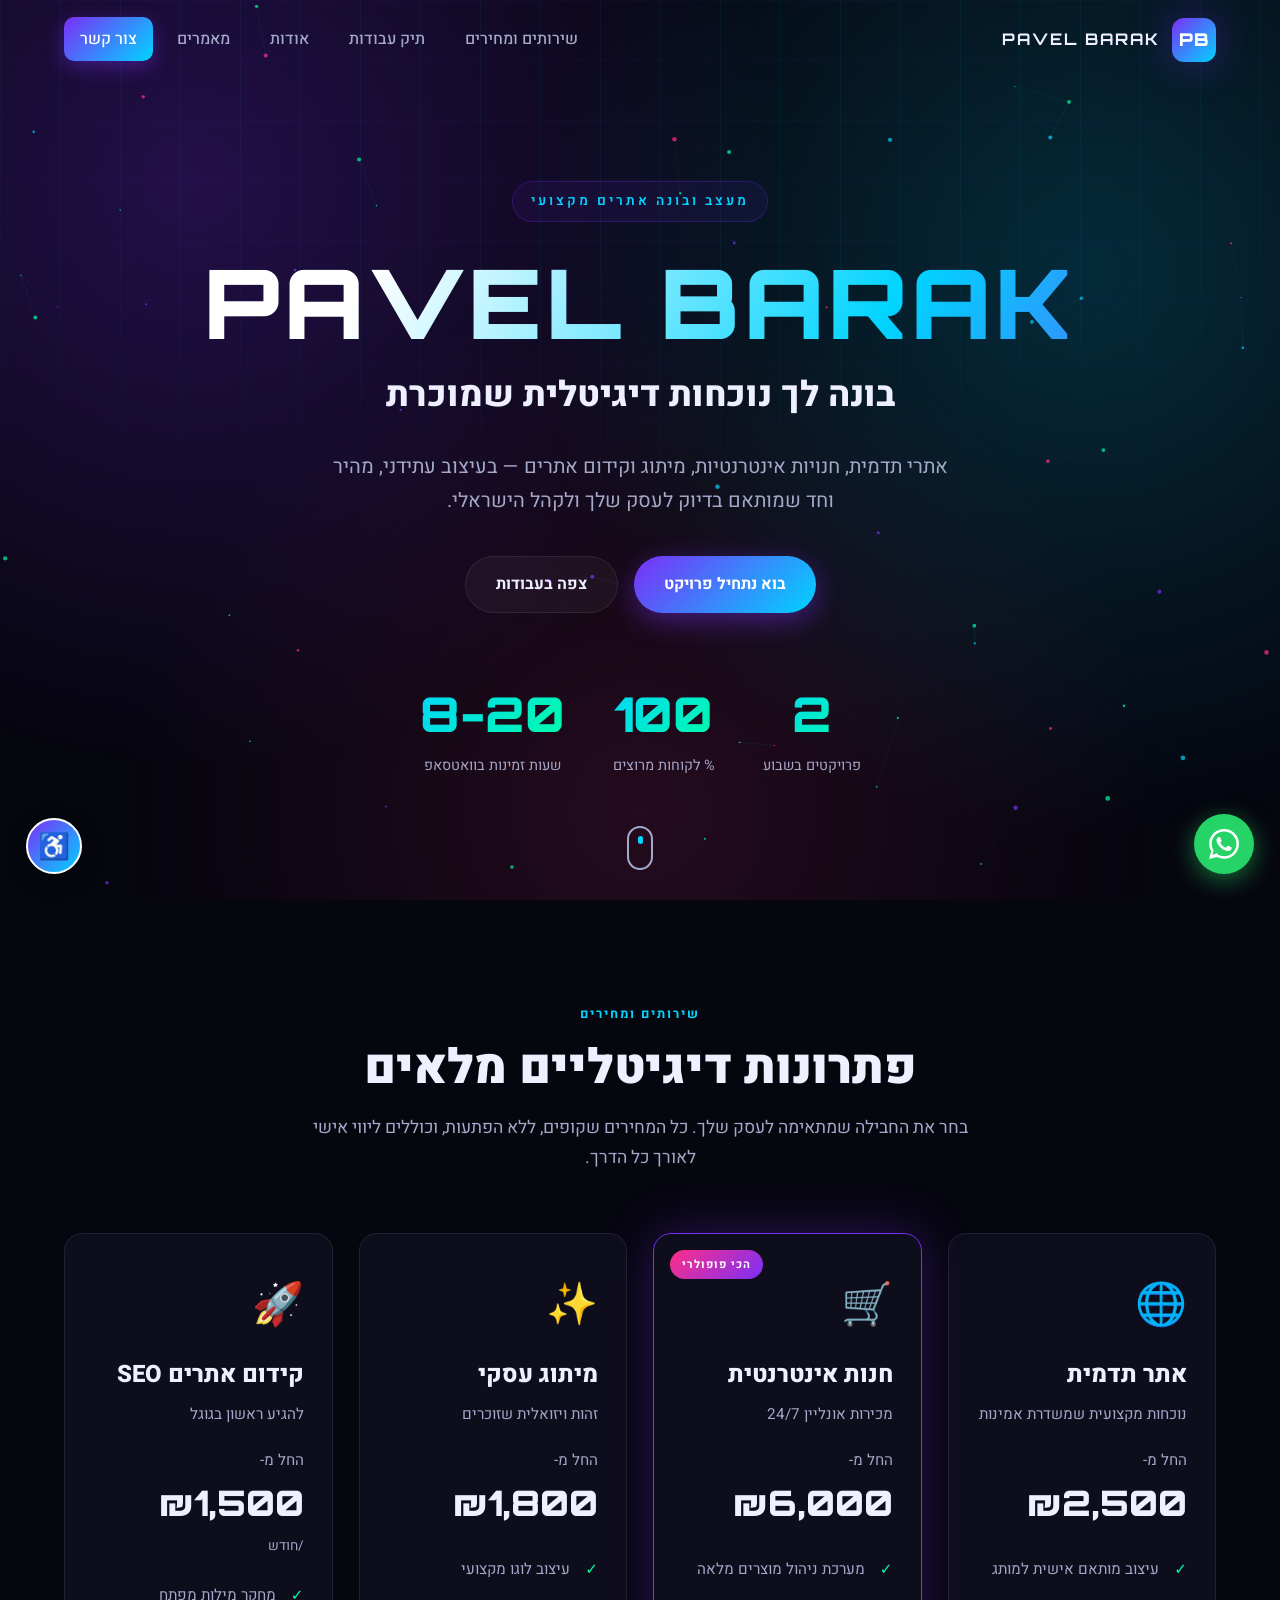
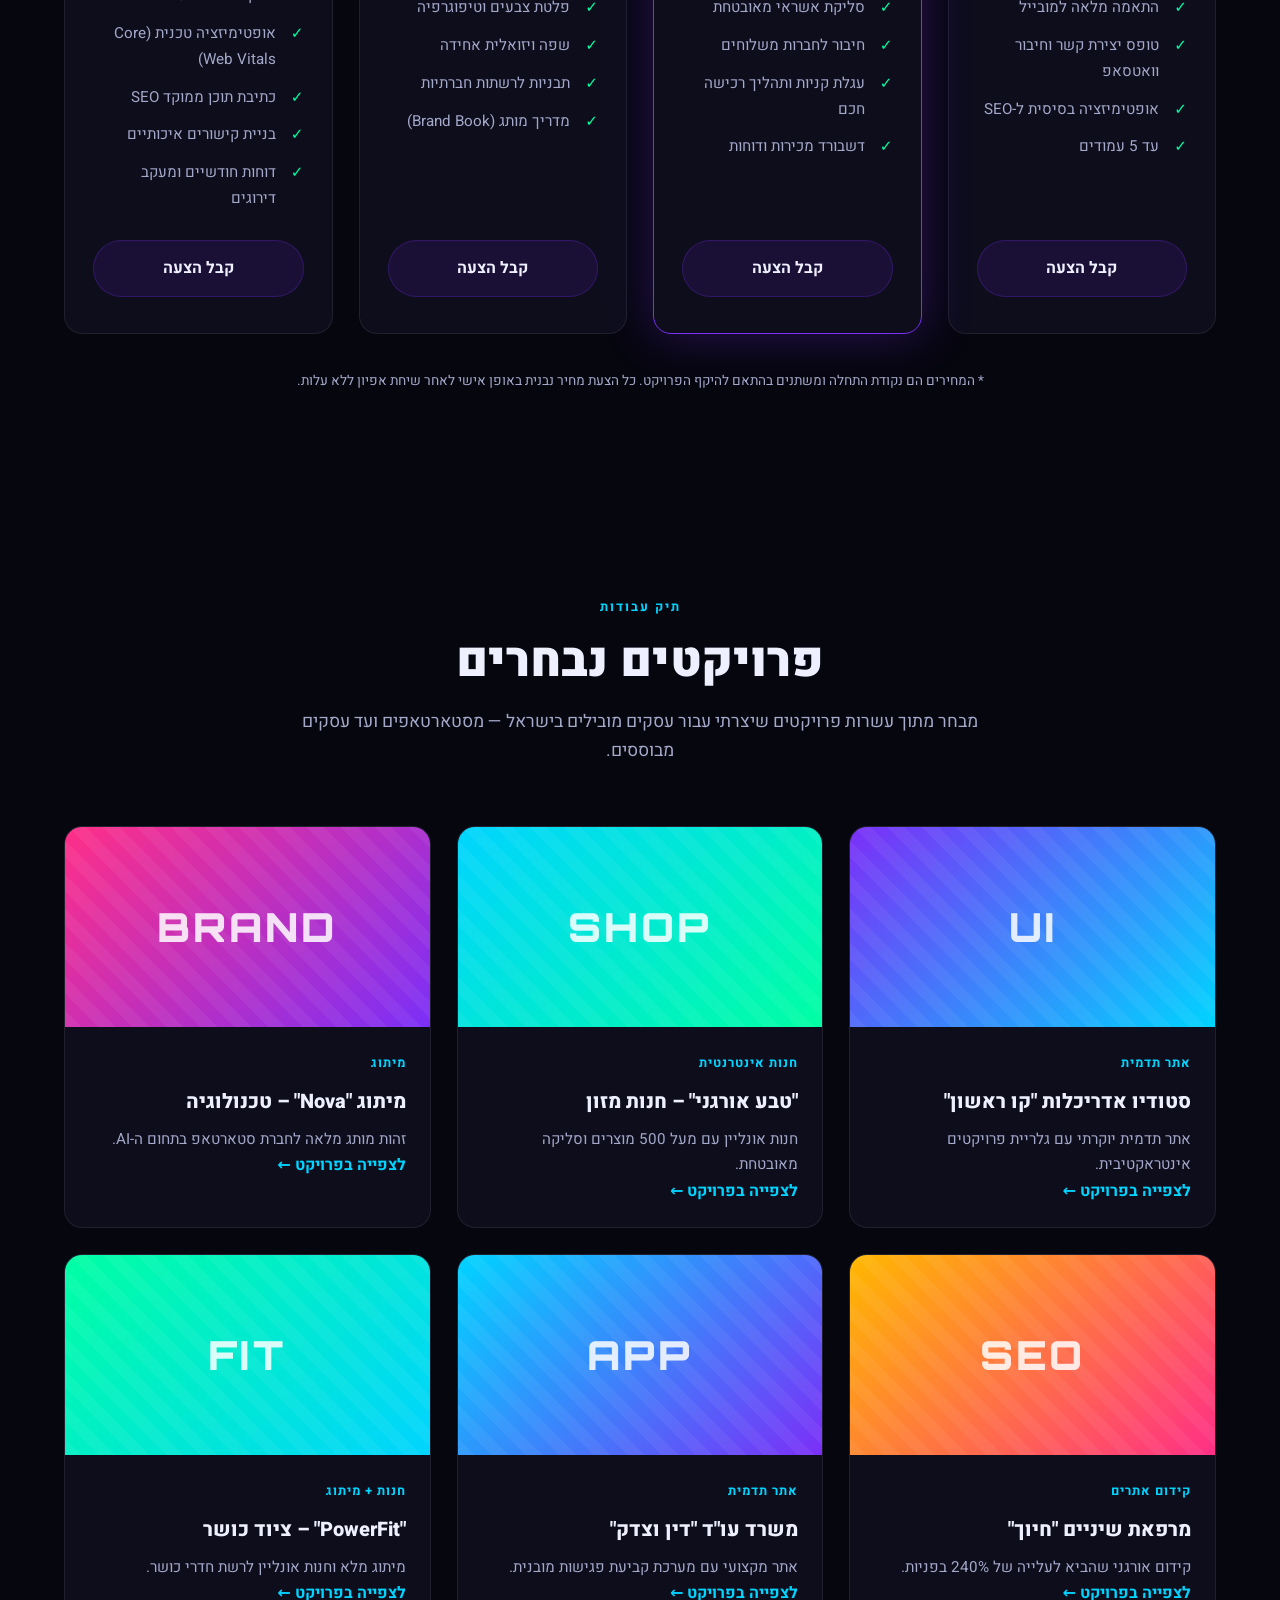
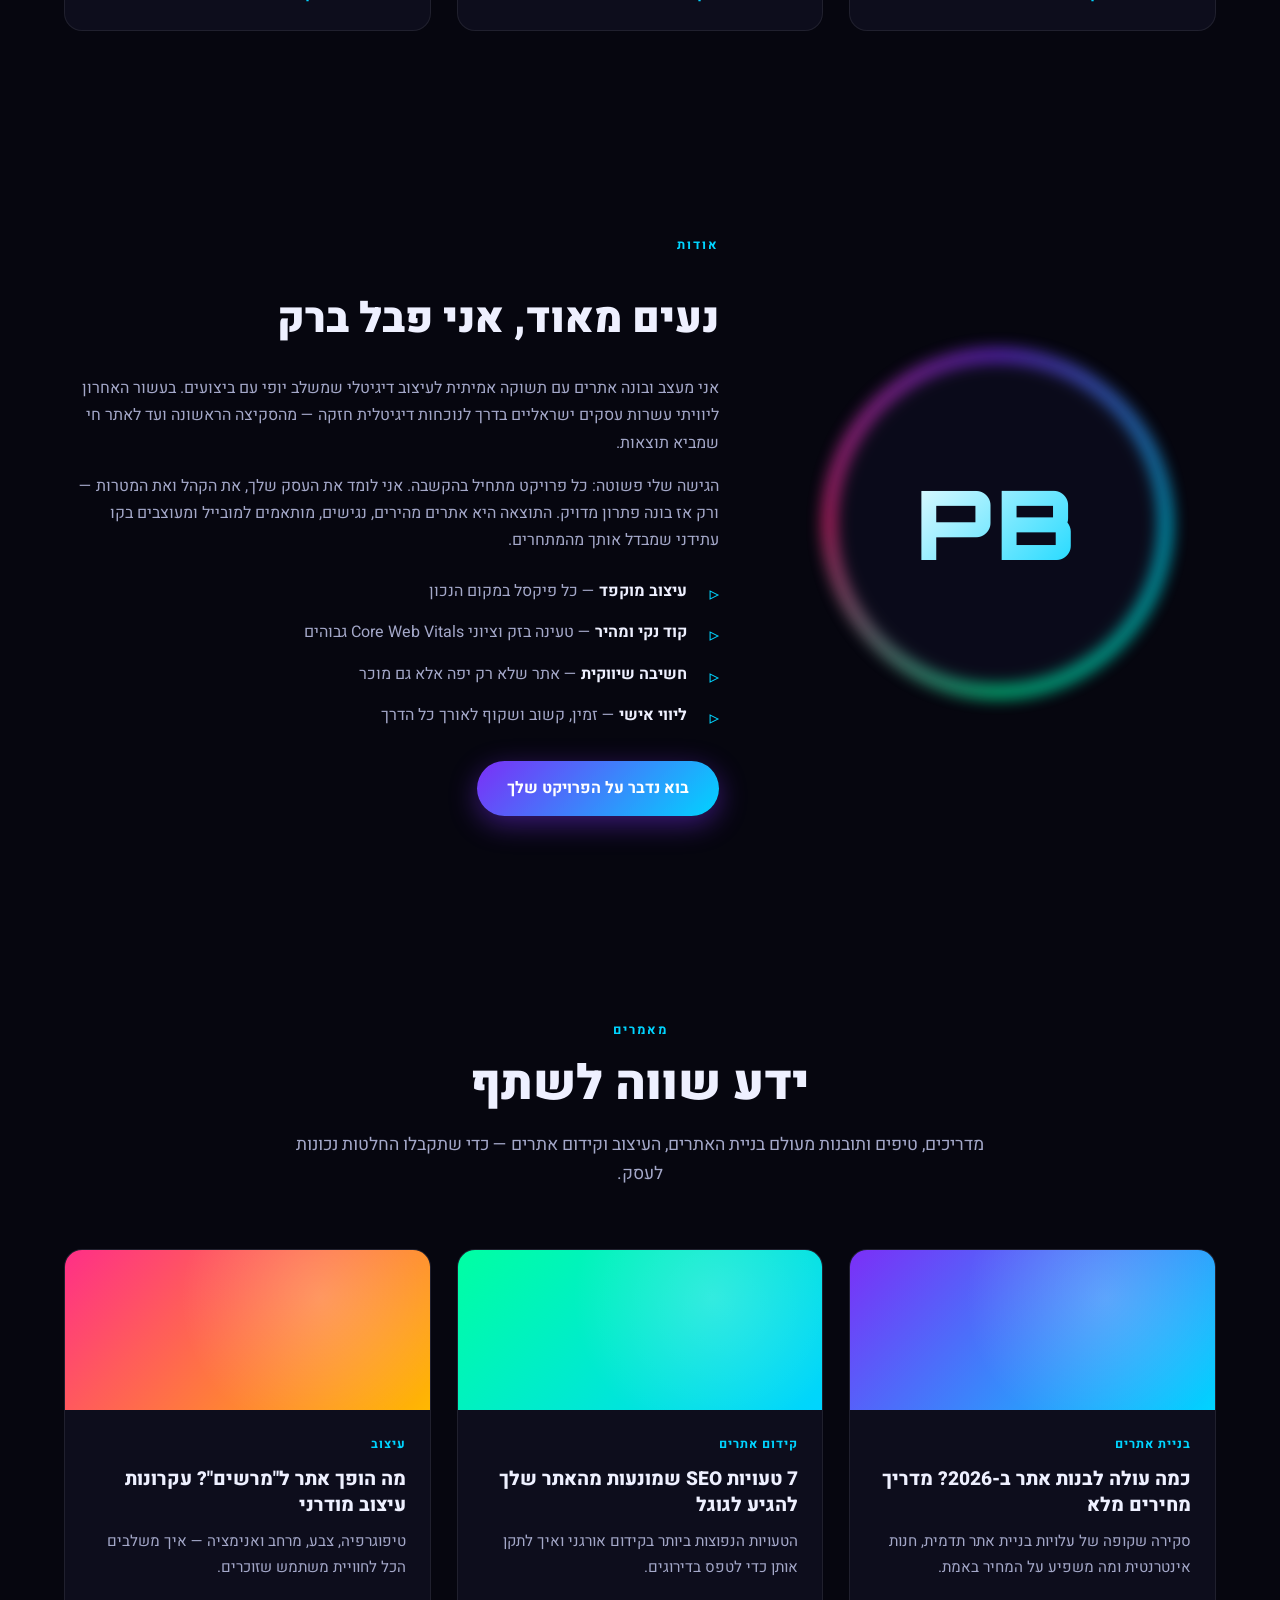
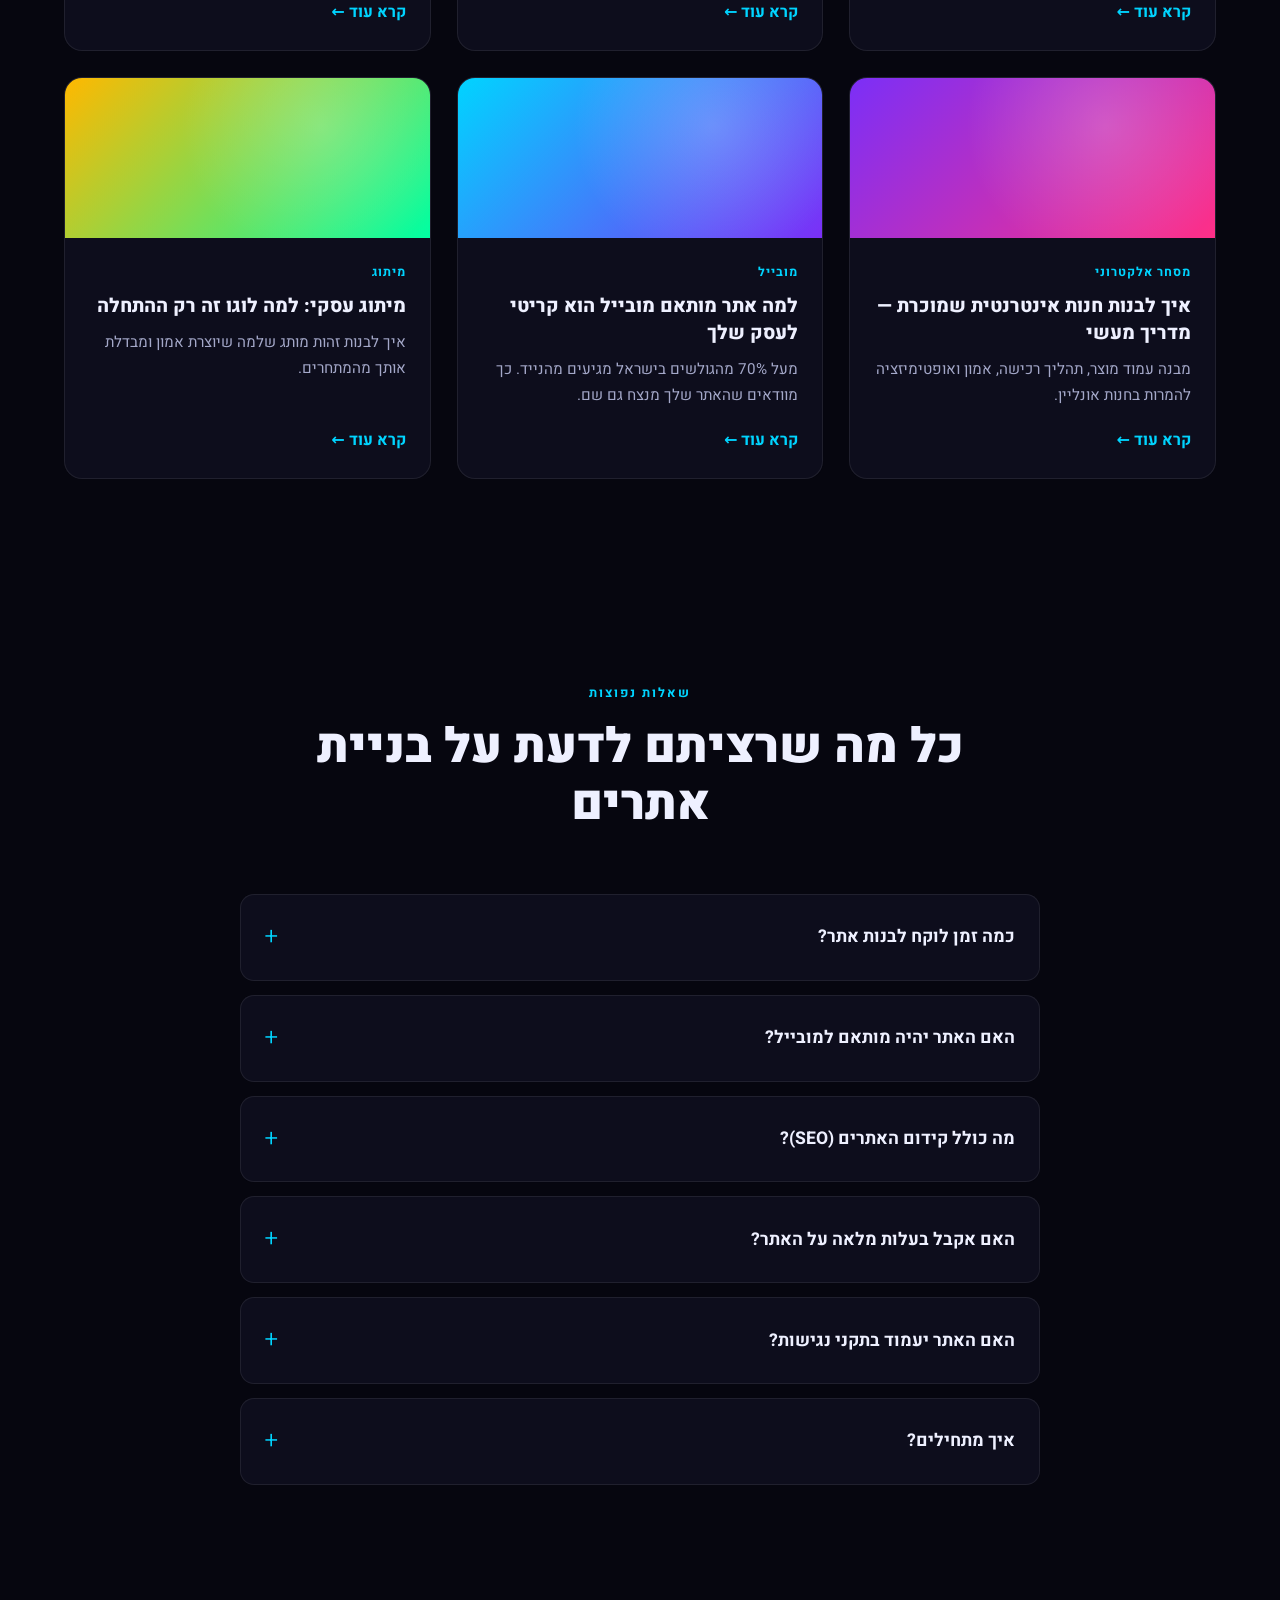
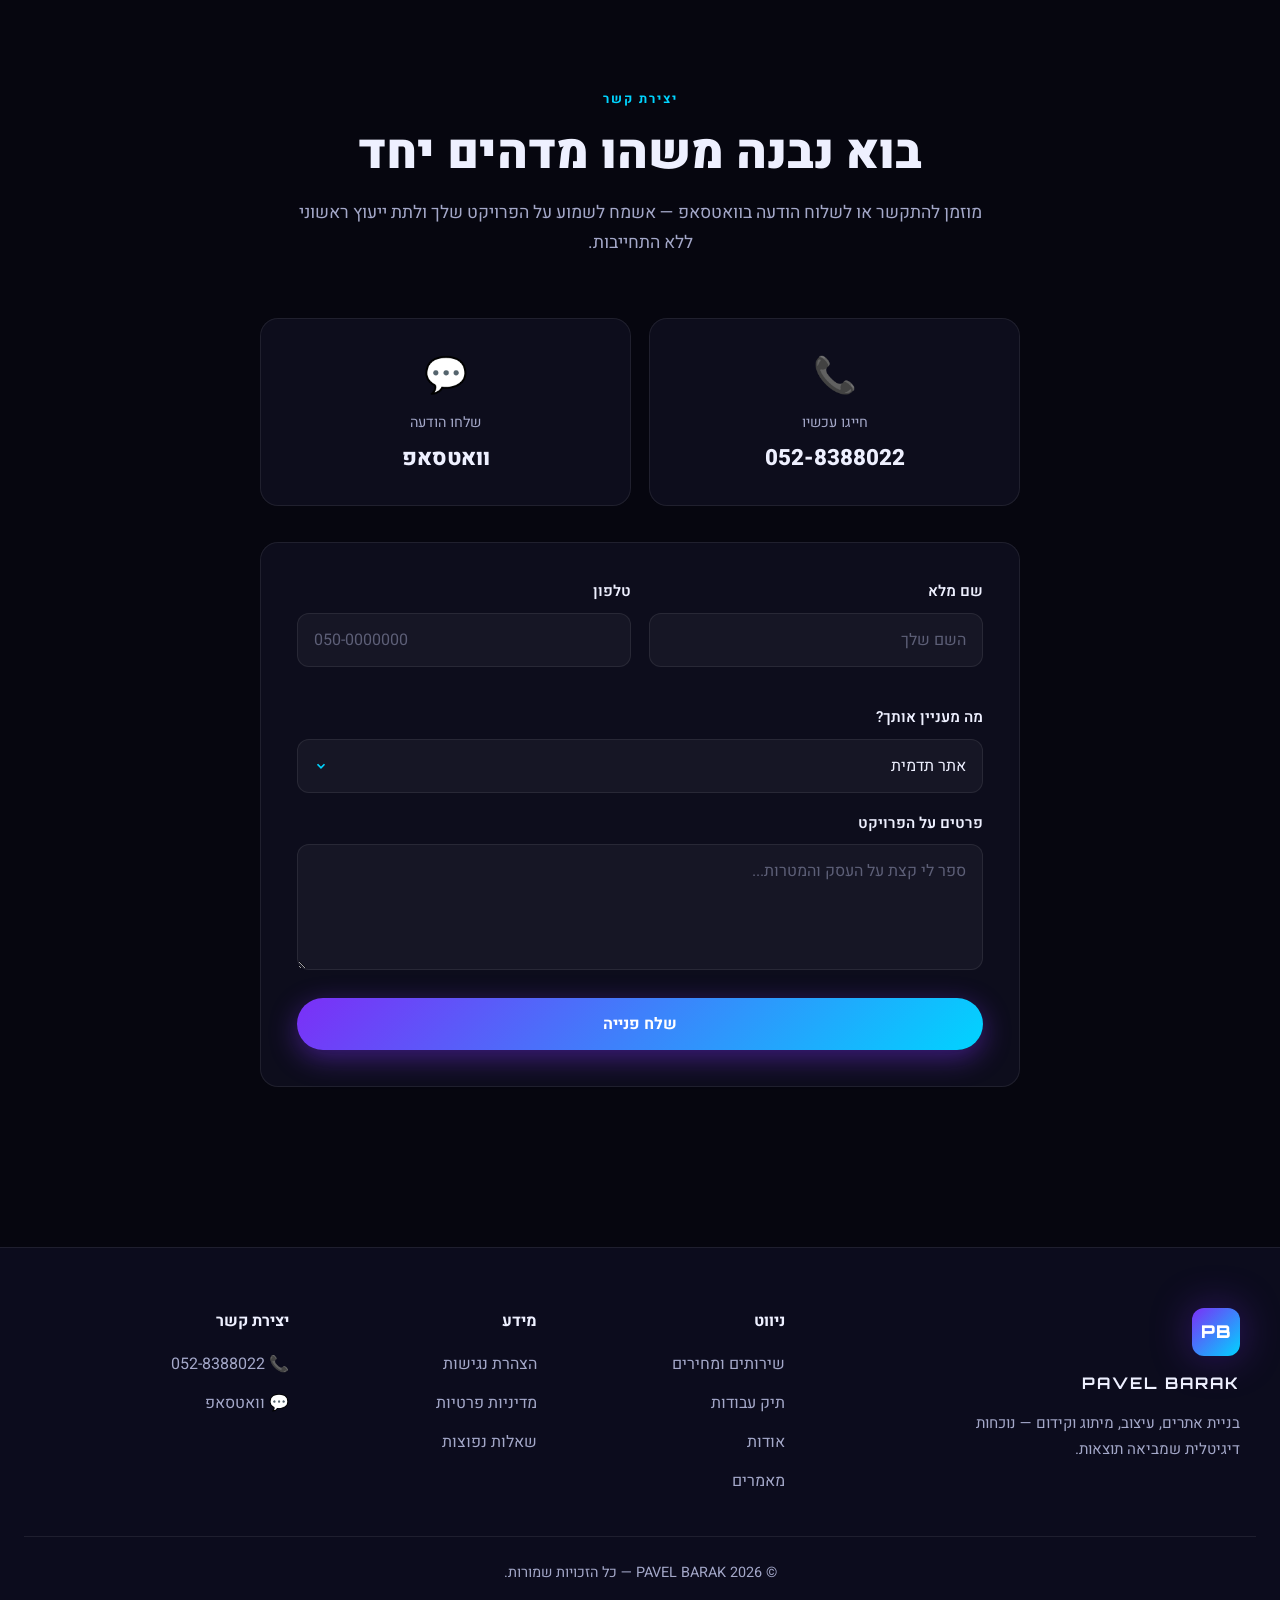
<file: index.html>
<!DOCTYPE html>
<html lang="he" dir="rtl">
<head>
    <meta charset="UTF-8">
    <meta name="viewport" content="width=device-width, initial-scale=1.0">
    <meta name="theme-color" content="#0a0a1a">

    <!-- SEO Meta Tags -->
    <title>PAVEL BARAK | בניית אתרים, עיצוב ומיתוג מקצועי | מעצב אתרים מוביל</title>
    <meta name="description" content="פבל ברק - מעצב ובונה אתרים מקצועי בישראל. בניית אתרי תדמית, חנויות אינטרנטיות, מיתוג עסקי וקידום אתרים SEO. עיצוב עתידני, מהיר ומותאם למובייל. צרו קשר: 052-8388022">
    <meta name="keywords" content="בניית אתרים, מעצב אתרים, אתר תדמית, חנות אינטרנטית, מיתוג עסקי, קידום אתרים, SEO, עיצוב אתרים, פיתוח אתרים, אתרים רספונסיביים, PAVEL BARAK, פבל ברק">
    <meta name="author" content="PAVEL BARAK">
    <meta name="robots" content="index, follow">
    <link rel="canonical" href="https://www.pavelbarak.co.il/">

    <!-- Open Graph / Social -->
    <meta property="og:type" content="website">
    <meta property="og:locale" content="he_IL">
    <meta property="og:title" content="PAVEL BARAK | בניית אתרים, עיצוב ומיתוג מקצועי">
    <meta property="og:description" content="מעצב ובונה אתרים מקצועי. אתרי תדמית, חנויות אינטרנטיות, מיתוג וקידום אתרים. עיצוב עתידני ומותאם למובייל.">
    <meta property="og:url" content="https://www.pavelbarak.co.il/">
    <meta property="og:site_name" content="PAVEL BARAK">

    <!-- Twitter Card -->
    <meta name="twitter:card" content="summary_large_image">
    <meta name="twitter:title" content="PAVEL BARAK | בניית אתרים ועיצוב מקצועי">
    <meta name="twitter:description" content="מעצב ובונה אתרים מקצועי בישראל. עיצוב עתידני, מהיר ומותאם למובייל.">

    <!-- Fonts -->
    <link rel="preconnect" href="https://fonts.googleapis.com">
    <link rel="preconnect" href="https://fonts.gstatic.com" crossorigin>
    <link href="https://fonts.googleapis.com/css2?family=Heebo:wght@300;400;500;700;800;900&family=Orbitron:wght@500;700;900&display=swap" rel="stylesheet">

    <link rel="stylesheet" href="css/style.css">

    <!-- Structured Data: Local Business -->
    <script type="application/ld+json">
    {
      "@context": "https://schema.org",
      "@type": "ProfessionalService",
      "name": "PAVEL BARAK - בניית אתרים ועיצוב",
      "image": "https://www.pavelbarak.co.il/og-image.jpg",
      "description": "מעצב ובונה אתרים מקצועי בישראל - אתרי תדמית, חנויות אינטרנטיות, מיתוג עסקי וקידום אתרים SEO.",
      "url": "https://www.pavelbarak.co.il/",
      "telephone": "+972528388022",
      "areaServed": "IL",
      "priceRange": "₪₪",
      "founder": {
        "@type": "Person",
        "name": "Pavel Barak"
      },
      "address": {
        "@type": "PostalAddress",
        "addressCountry": "IL"
      },
      "sameAs": []
    }
    </script>
</head>
<body>
    <!-- Skip to content for accessibility -->
    <a href="#main-content" class="skip-link">דלג לתוכן הראשי</a>

    <!-- Animated background -->
    <div class="bg-grid" aria-hidden="true"></div>
    <div class="bg-glow" aria-hidden="true"></div>
    <canvas id="particles" aria-hidden="true"></canvas>

    <!-- Header / Navigation -->
    <header class="header" id="header">
        <nav class="nav" aria-label="ניווט ראשי">
            <a href="#hero" class="logo" aria-label="PAVEL BARAK דף הבית">
                <span class="logo-mark">PB</span>
                <span class="logo-text">PAVEL BARAK</span>
            </a>

            <button class="nav-toggle" id="navToggle" aria-label="פתח תפריט" aria-expanded="false" aria-controls="navMenu">
                <span></span><span></span><span></span>
            </button>

            <ul class="nav-menu" id="navMenu">
                <li><a href="#services">שירותים ומחירים</a></li>
                <li><a href="#portfolio">תיק עבודות</a></li>
                <li><a href="#about">אודות</a></li>
                <li><a href="#articles">מאמרים</a></li>
                <li><a href="#contact" class="nav-cta">צור קשר</a></li>
            </ul>
        </nav>
    </header>

    <main id="main-content">
        <!-- Hero Section -->
        <section class="hero" id="hero" aria-label="מסך פתיחה">
            <div class="hero-content reveal">
                <p class="hero-tagline">מעצב ובונה אתרים מקצועי</p>
                <h1 class="hero-title">
                    <span class="gradient-text">PAVEL BARAK</span>
                    <span class="hero-subtitle">בונה לך נוכחות דיגיטלית שמוכרת</span>
                </h1>
                <p class="hero-desc">
                    אתרי תדמית, חנויות אינטרנטיות, מיתוג וקידום אתרים — בעיצוב עתידני,
                    מהיר וחד שמותאם בדיוק לעסק שלך ולקהל הישראלי.
                </p>
                <div class="hero-actions">
                    <a href="#contact" class="btn btn-primary">בוא נתחיל פרויקט</a>
                    <a href="#portfolio" class="btn btn-ghost">צפה בעבודות</a>
                </div>
                <div class="hero-stats">
                    <div class="stat"><span class="stat-num" data-target="2">0</span><span class="stat-label">פרויקטים בשבוע</span></div>
                    <div class="stat"><span class="stat-num" data-target="100">0</span><span class="stat-label">% לקוחות מרוצים</span></div>
                    <div class="stat"><span class="stat-num">8-20</span><span class="stat-label">שעות זמינות בוואטסאפ</span></div>
                </div>
            </div>
            <div class="scroll-hint" aria-hidden="true"><span></span></div>
        </section>

        <!-- Services & Pricing -->
        <section class="section services" id="services" aria-labelledby="services-title">
            <div class="section-head reveal">
                <span class="section-eyebrow">שירותים ומחירים</span>
                <h2 id="services-title">פתרונות דיגיטליים מלאים</h2>
                <p>בחר את החבילה שמתאימה לעסק שלך. כל המחירים שקופים, ללא הפתעות, וכוללים ליווי אישי לאורך כל הדרך.</p>
            </div>

            <div class="cards-grid">
                <article class="price-card reveal">
                    <div class="price-icon" aria-hidden="true">🌐</div>
                    <h3>אתר תדמית</h3>
                    <p class="price-sub">נוכחות מקצועית שמשדרת אמינות</p>
                    <div class="price-tag">החל מ-<span>₪2,500</span></div>
                    <ul class="price-features">
                        <li>עיצוב מותאם אישית למותג</li>
                        <li>התאמה מלאה למובייל</li>
                        <li>טופס יצירת קשר וחיבור וואטסאפ</li>
                        <li>אופטימיזציה בסיסית ל-SEO</li>
                        <li>עד 5 עמודים</li>
                    </ul>
                    <a href="#contact" class="btn btn-card">קבל הצעה</a>
                </article>

                <article class="price-card featured reveal">
                    <div class="popular-badge">הכי פופולרי</div>
                    <div class="price-icon" aria-hidden="true">🛒</div>
                    <h3>חנות אינטרנטית</h3>
                    <p class="price-sub">מכירות אונליין 24/7</p>
                    <div class="price-tag">החל מ-<span>₪6,000</span></div>
                    <ul class="price-features">
                        <li>מערכת ניהול מוצרים מלאה</li>
                        <li>סליקת אשראי מאובטחת</li>
                        <li>חיבור לחברות משלוחים</li>
                        <li>עגלת קניות ותהליך רכישה חכם</li>
                        <li>דשבורד מכירות ודוחות</li>
                    </ul>
                    <a href="#contact" class="btn btn-card">קבל הצעה</a>
                </article>

                <article class="price-card reveal">
                    <div class="price-icon" aria-hidden="true">✨</div>
                    <h3>מיתוג עסקי</h3>
                    <p class="price-sub">זהות ויזואלית שזוכרים</p>
                    <div class="price-tag">החל מ-<span>₪1,800</span></div>
                    <ul class="price-features">
                        <li>עיצוב לוגו מקצועי</li>
                        <li>פלטת צבעים וטיפוגרפיה</li>
                        <li>שפה ויזואלית אחידה</li>
                        <li>תבניות לרשתות חברתיות</li>
                        <li>מדריך מותג (Brand Book)</li>
                    </ul>
                    <a href="#contact" class="btn btn-card">קבל הצעה</a>
                </article>

                <article class="price-card reveal">
                    <div class="price-icon" aria-hidden="true">🚀</div>
                    <h3>קידום אתרים SEO</h3>
                    <p class="price-sub">להגיע ראשון בגוגל</p>
                    <div class="price-tag">החל מ-<span>₪1,500</span><small>/חודש</small></div>
                    <ul class="price-features">
                        <li>מחקר מילות מפתח</li>
                        <li>אופטימיזציה טכנית (Core Web Vitals)</li>
                        <li>כתיבת תוכן ממוקד SEO</li>
                        <li>בניית קישורים איכותיים</li>
                        <li>דוחות חודשיים ומעקב דירוגים</li>
                    </ul>
                    <a href="#contact" class="btn btn-card">קבל הצעה</a>
                </article>
            </div>
            <p class="price-note reveal">* המחירים הם נקודת התחלה ומשתנים בהתאם להיקף הפרויקט. כל הצעת מחיר נבנית באופן אישי לאחר שיחת אפיון ללא עלות.</p>
        </section>

        <!-- Portfolio -->
        <section class="section portfolio" id="portfolio" aria-labelledby="portfolio-title">
            <div class="section-head reveal">
                <span class="section-eyebrow">תיק עבודות</span>
                <h2 id="portfolio-title">פרויקטים נבחרים</h2>
                <p>מבחר מתוך עשרות פרויקטים שיצרתי עבור עסקים מובילים בישראל — מסטארטאפים ועד עסקים מבוססים.</p>
            </div>

            <div class="portfolio-grid">
                <a href="project-architecture.html" class="portfolio-item reveal">
                    <div class="portfolio-thumb" style="--c1:#7b2ff7;--c2:#00d4ff;" aria-hidden="true"><span>UI</span></div>
                    <div class="portfolio-info">
                        <span class="portfolio-cat">אתר תדמית</span>
                        <h3>סטודיו אדריכלות "קו ראשון"</h3>
                        <p>אתר תדמית יוקרתי עם גלריית פרויקטים אינטראקטיבית.</p>
                        <span class="article-link">לצפייה בפרויקט ←</span>
                    </div>
                </a>

                <a href="project-organic.html" class="portfolio-item reveal">
                    <div class="portfolio-thumb" style="--c1:#00d4ff;--c2:#00ffa3;" aria-hidden="true"><span>SHOP</span></div>
                    <div class="portfolio-info">
                        <span class="portfolio-cat">חנות אינטרנטית</span>
                        <h3>"טבע אורגני" – חנות מזון</h3>
                        <p>חנות אונליין עם מעל 500 מוצרים וסליקה מאובטחת.</p>
                        <span class="article-link">לצפייה בפרויקט ←</span>
                    </div>
                </a>

                <a href="project-nova.html" class="portfolio-item reveal">
                    <div class="portfolio-thumb" style="--c1:#ff2f87;--c2:#7b2ff7;" aria-hidden="true"><span>BRAND</span></div>
                    <div class="portfolio-info">
                        <span class="portfolio-cat">מיתוג</span>
                        <h3>מיתוג "Nova" – טכנולוגיה</h3>
                        <p>זהות מותג מלאה לחברת סטארטאפ בתחום ה-AI.</p>
                        <span class="article-link">לצפייה בפרויקט ←</span>
                    </div>
                </a>

                <a href="project-dental.html" class="portfolio-item reveal">
                    <div class="portfolio-thumb" style="--c1:#ffb800;--c2:#ff2f87;" aria-hidden="true"><span>SEO</span></div>
                    <div class="portfolio-info">
                        <span class="portfolio-cat">קידום אתרים</span>
                        <h3>מרפאת שיניים "חיוך" </h3>
                        <p>קידום אורגני שהביא לעלייה של 240% בפניות.</p>
                        <span class="article-link">לצפייה בפרויקט ←</span>
                    </div>
                </a>

                <a href="project-law.html" class="portfolio-item reveal">
                    <div class="portfolio-thumb" style="--c1:#00d4ff;--c2:#7b2ff7;" aria-hidden="true"><span>APP</span></div>
                    <div class="portfolio-info">
                        <span class="portfolio-cat">אתר תדמית</span>
                        <h3>משרד עו"ד "דין וצדק"</h3>
                        <p>אתר מקצועי עם מערכת קביעת פגישות מובנית.</p>
                        <span class="article-link">לצפייה בפרויקט ←</span>
                    </div>
                </a>

                <a href="project-powerfit.html" class="portfolio-item reveal">
                    <div class="portfolio-thumb" style="--c1:#00ffa3;--c2:#00d4ff;" aria-hidden="true"><span>FIT</span></div>
                    <div class="portfolio-info">
                        <span class="portfolio-cat">חנות + מיתוג</span>
                        <h3>"PowerFit" – ציוד כושר</h3>
                        <p>מיתוג מלא וחנות אונליין לרשת חדרי כושר.</p>
                        <span class="article-link">לצפייה בפרויקט ←</span>
                    </div>
                </a>
            </div>
        </section>

        <!-- About -->
        <section class="section about" id="about" aria-labelledby="about-title">
            <div class="about-wrap">
                <div class="about-visual reveal" aria-hidden="true">
                    <div class="about-orb"></div>
                    <div class="about-initials">PB</div>
                </div>
                <div class="about-text reveal">
                    <span class="section-eyebrow">אודות</span>
                    <h2 id="about-title">נעים מאוד, אני פבל ברק</h2>
                    <p>
                        אני מעצב ובונה אתרים עם תשוקה אמיתית לעיצוב דיגיטלי שמשלב יופי עם ביצועים.
                        בעשור האחרון ליוויתי עשרות עסקים ישראליים בדרך לנוכחות דיגיטלית חזקה — מהסקיצה הראשונה
                        ועד לאתר חי שמביא תוצאות.
                    </p>
                    <p>
                        הגישה שלי פשוטה: כל פרויקט מתחיל בהקשבה. אני לומד את העסק שלך, את הקהל ואת המטרות —
                        ורק אז בונה פתרון מדויק. התוצאה היא אתרים מהירים, נגישים, מותאמים למובייל ומעוצבים
                        בקו עתידני שמבדל אותך מהמתחרים.
                    </p>
                    <ul class="about-points">
                        <li><strong>עיצוב מוקפד</strong> — כל פיקסל במקום הנכון</li>
                        <li><strong>קוד נקי ומהיר</strong> — טעינה בזק וציוני Core Web Vitals גבוהים</li>
                        <li><strong>חשיבה שיווקית</strong> — אתר שלא רק יפה אלא גם מוכר</li>
                        <li><strong>ליווי אישי</strong> — זמין, קשוב ושקוף לאורך כל הדרך</li>
                    </ul>
                    <a href="#contact" class="btn btn-primary">בוא נדבר על הפרויקט שלך</a>
                </div>
            </div>
        </section>

        <!-- Articles / Blog (SEO content) -->
        <section class="section articles" id="articles" aria-labelledby="articles-title">
            <div class="section-head reveal">
                <span class="section-eyebrow">מאמרים</span>
                <h2 id="articles-title">ידע שווה לשתף</h2>
                <p>מדריכים, טיפים ותובנות מעולם בניית האתרים, העיצוב וקידום אתרים — כדי שתקבלו החלטות נכונות לעסק.</p>
            </div>

            <div class="articles-grid">
                <article class="article-card reveal">
                    <div class="article-img" style="--c1:#7b2ff7;--c2:#00d4ff;" aria-hidden="true"></div>
                    <div class="article-body">
                        <span class="article-tag">בניית אתרים</span>
                        <h3>כמה עולה לבנות אתר ב-2026? מדריך מחירים מלא</h3>
                        <p>סקירה שקופה של עלויות בניית אתר תדמית, חנות אינטרנטית ומה משפיע על המחיר באמת.</p>
                        <a href="article-pricing.html" class="article-link">קרא עוד ←</a>
                    </div>
                </article>

                <article class="article-card reveal">
                    <div class="article-img" style="--c1:#00ffa3;--c2:#00d4ff;" aria-hidden="true"></div>
                    <div class="article-body">
                        <span class="article-tag">קידום אתרים</span>
                        <h3>7 טעויות SEO שמונעות מהאתר שלך להגיע לגוגל</h3>
                        <p>הטעויות הנפוצות ביותר בקידום אורגני ואיך לתקן אותן כדי לטפס בדירוגים.</p>
                        <a href="article-seo-mistakes.html" class="article-link">קרא עוד ←</a>
                    </div>
                </article>

                <article class="article-card reveal">
                    <div class="article-img" style="--c1:#ff2f87;--c2:#ffb800;" aria-hidden="true"></div>
                    <div class="article-body">
                        <span class="article-tag">עיצוב</span>
                        <h3>מה הופך אתר ל"מרשים"? עקרונות עיצוב מודרני</h3>
                        <p>טיפוגרפיה, צבע, מרחב ואנימציה — איך משלבים הכל לחוויית משתמש שזוכרים.</p>
                        <a href="article-design-principles.html" class="article-link">קרא עוד ←</a>
                    </div>
                </article>

                <article class="article-card reveal">
                    <div class="article-img" style="--c1:#7b2ff7;--c2:#ff2f87;" aria-hidden="true"></div>
                    <div class="article-body">
                        <span class="article-tag">מסחר אלקטרוני</span>
                        <h3>איך לבנות חנות אינטרנטית שמוכרת — מדריך מעשי</h3>
                        <p>מבנה עמוד מוצר, תהליך רכישה, אמון ואופטימיזציה להמרות בחנות אונליין.</p>
                        <a href="article-ecommerce.html" class="article-link">קרא עוד ←</a>
                    </div>
                </article>

                <article class="article-card reveal">
                    <div class="article-img" style="--c1:#00d4ff;--c2:#7b2ff7;" aria-hidden="true"></div>
                    <div class="article-body">
                        <span class="article-tag">מובייל</span>
                        <h3>למה אתר מותאם מובייל הוא קריטי לעסק שלך</h3>
                        <p>מעל 70% מהגולשים בישראל מגיעים מהנייד. כך מוודאים שהאתר שלך מנצח גם שם.</p>
                        <a href="article-mobile.html" class="article-link">קרא עוד ←</a>
                    </div>
                </article>

                <article class="article-card reveal">
                    <div class="article-img" style="--c1:#ffb800;--c2:#00ffa3;" aria-hidden="true"></div>
                    <div class="article-body">
                        <span class="article-tag">מיתוג</span>
                        <h3>מיתוג עסקי: למה לוגו זה רק ההתחלה</h3>
                        <p>איך לבנות זהות מותג שלמה שיוצרת אמון ומבדלת אותך מהמתחרים.</p>
                        <a href="article-branding.html" class="article-link">קרא עוד ←</a>
                    </div>
                </article>
            </div>
        </section>

        <!-- FAQ (SEO rich content) -->
        <section class="section faq" id="faq" aria-labelledby="faq-title">
            <div class="section-head reveal">
                <span class="section-eyebrow">שאלות נפוצות</span>
                <h2 id="faq-title">כל מה שרציתם לדעת על בניית אתרים</h2>
            </div>
            <div class="faq-list">
                <details class="faq-item reveal">
                    <summary>כמה זמן לוקח לבנות אתר?</summary>
                    <p>אתר תדמית סטנדרטי נבנה בדרך כלל תוך 2-3 שבועות. חנות אינטרנטית או פרויקט מורכב יכולים לקחת 4-8 שבועות, בהתאם להיקף ולכמות התכנים. בשיחת האפיון נקבע לוח זמנים מדויק.</p>
                </details>
                <details class="faq-item reveal">
                    <summary>האם האתר יהיה מותאם למובייל?</summary>
                    <p>בהחלט. כל אתר שאני בונה הוא רספונסיבי במלואו ומותאם לכל מסך — טלפון, טאבלט ומחשב. העיצוב נבדק ומותאם קודם כל לחוויית מובייל מצוינת.</p>
                </details>
                <details class="faq-item reveal">
                    <summary>מה כולל קידום האתרים (SEO)?</summary>
                    <p>הקידום כולל מחקר מילות מפתח, אופטימיזציה טכנית של האתר, שיפור מהירות טעינה, כתיבת תוכן איכותי, בניית קישורים ודוחות חודשיים על מיקומים ותנועה. המטרה: יותר חשיפה אורגנית ויותר לקוחות.</p>
                </details>
                <details class="faq-item reveal">
                    <summary>האם אקבל בעלות מלאה על האתר?</summary>
                    <p>כן. בסיום הפרויקט האתר והדומיין הם שלך לחלוטין, כולל גישת ניהול מלאה. אני גם מסביר ומדריך כיצד לתחזק ולעדכן תכנים בעצמך.</p>
                </details>
                <details class="faq-item reveal">
                    <summary>האם האתר יעמוד בתקני נגישות?</summary>
                    <p>כן. אני בונה אתרים בהתאם לתקן הישראלי 5568 ולהנחיות WCAG, כולל התקנת רכיב נגישות, ניווט במקלדת, ניגודיות צבעים ותמיכה בקוראי מסך.</p>
                </details>
                <details class="faq-item reveal">
                    <summary>איך מתחילים?</summary>
                    <p>פשוט מאוד — מתקשרים או שולחים הודעה בוואטסאפ. נקבע שיחת אפיון קצרה (ללא עלות), אבין את הצרכים שלך ואשלח הצעת מחיר מותאמת אישית.</p>
                </details>
            </div>
        </section>

        <!-- Contact -->
        <section class="section contact" id="contact" aria-labelledby="contact-title">
            <div class="contact-wrap reveal">
                <div class="section-head">
                    <span class="section-eyebrow">יצירת קשר</span>
                    <h2 id="contact-title">בוא נבנה משהו מדהים יחד</h2>
                    <p>מוזמן להתקשר או לשלוח הודעה בוואטסאפ — אשמח לשמוע על הפרויקט שלך ולתת ייעוץ ראשוני ללא התחייבות.</p>
                </div>

                <div class="contact-methods">
                    <a href="tel:+972528388022" class="contact-card">
                        <span class="contact-ico" aria-hidden="true">📞</span>
                        <span class="contact-label">חייגו עכשיו</span>
                        <span class="contact-val">052-8388022</span>
                    </a>
                    <a href="https://wa.me/972528388022?text=%D7%94%D7%99%D7%99%20%D7%A4%D7%90%D7%91%D7%9C%2C%20%D7%90%D7%A9%D7%9E%D7%97%20%D7%9C%D7%A9%D7%9E%D7%95%D7%A2%20%D7%A2%D7%9C%20%D7%91%D7%A0%D7%99%D7%99%D7%AA%20%D7%90%D7%AA%D7%A8" class="contact-card whatsapp" target="_blank" rel="noopener">
                        <span class="contact-ico" aria-hidden="true">💬</span>
                        <span class="contact-label">שלחו הודעה</span>
                        <span class="contact-val">וואטסאפ</span>
                    </a>
                </div>

                <form class="contact-form" id="contactForm" novalidate>
                    <div class="form-row">
                        <div class="form-group">
                            <label for="name">שם מלא</label>
                            <input type="text" id="name" name="name" required autocomplete="name" placeholder="השם שלך">
                            <span class="form-error" aria-live="polite"></span>
                        </div>
                        <div class="form-group">
                            <label for="phone">טלפון</label>
                            <input type="tel" id="phone" name="phone" required autocomplete="tel" placeholder="050-0000000">
                            <span class="form-error" aria-live="polite"></span>
                        </div>
                    </div>
                    <div class="form-group">
                        <label for="service">מה מעניין אותך?</label>
                        <select id="service" name="service">
                            <option value="אתר תדמית">אתר תדמית</option>
                            <option value="חנות אינטרנטית">חנות אינטרנטית</option>
                            <option value="מיתוג עסקי">מיתוג עסקי</option>
                            <option value="קידום אתרים">קידום אתרים (SEO)</option>
                            <option value="אחר">אחר / לא בטוח</option>
                        </select>
                    </div>
                    <div class="form-group">
                        <label for="message">פרטים על הפרויקט</label>
                        <textarea id="message" name="message" rows="4" placeholder="ספר לי קצת על העסק והמטרות..."></textarea>
                    </div>
                    <button type="submit" class="btn btn-primary btn-block">שלח פנייה</button>
                    <p class="form-success" id="formSuccess" role="status" hidden>תודה! הפנייה התקבלה. אחזור אליך בהקדם 🙌</p>
                </form>
            </div>
        </section>
    </main>

    <!-- Footer -->
    <footer class="footer">
        <div class="footer-inner">
            <div class="footer-brand">
                <span class="logo-mark">PB</span>
                <span class="logo-text">PAVEL BARAK</span>
                <p>בניית אתרים, עיצוב, מיתוג וקידום — נוכחות דיגיטלית שמביאה תוצאות.</p>
            </div>
            <nav class="footer-nav" aria-label="ניווט תחתון">
                <h4>ניווט</h4>
                <a href="#services">שירותים ומחירים</a>
                <a href="#portfolio">תיק עבודות</a>
                <a href="#about">אודות</a>
                <a href="#articles">מאמרים</a>
            </nav>
            <nav class="footer-nav" aria-label="מידע משפטי">
                <h4>מידע</h4>
                <a href="accessibility.html">הצהרת נגישות</a>
                <a href="privacy.html">מדיניות פרטיות</a>
                <a href="#faq">שאלות נפוצות</a>
            </nav>
            <div class="footer-contact">
                <h4>יצירת קשר</h4>
                <a href="tel:+972528388022">📞 052-8388022</a>
                <a href="https://wa.me/972528388022" target="_blank" rel="noopener">💬 וואטסאפ</a>
            </div>
        </div>
        <div class="footer-bottom">
            <p>© <span id="year"></span> PAVEL BARAK — כל הזכויות שמורות.</p>
        </div>
    </footer>

    <!-- Floating WhatsApp button -->
    <a href="https://wa.me/972528388022?text=%D7%94%D7%99%D7%99%20%D7%A4%D7%90%D7%91%D7%9C" class="whatsapp-float" target="_blank" rel="noopener" aria-label="צור קשר בוואטסאפ">
        <svg viewBox="0 0 24 24" width="30" height="30" aria-hidden="true" fill="currentColor">
            <path d="M.057 24l1.687-6.163a11.867 11.867 0 01-1.587-5.946C.16 5.335 5.495 0 12.05 0a11.82 11.82 0 018.413 3.488 11.824 11.824 0 013.48 8.414c-.003 6.557-5.338 11.892-11.893 11.892a11.9 11.9 0 01-5.688-1.448L.057 24zm6.597-3.807c1.676.995 3.276 1.591 5.392 1.592 5.448 0 9.886-4.434 9.889-9.885.002-5.462-4.415-9.89-9.881-9.892-5.452 0-9.887 4.434-9.889 9.884a9.86 9.86 0 001.51 5.26l-.999 3.648 3.978-1.607zm11.387-5.464c-.074-.124-.272-.198-.57-.347-.297-.149-1.758-.868-2.031-.967-.272-.099-.47-.149-.669.149-.198.297-.768.967-.941 1.165-.173.198-.347.223-.644.074-.297-.149-1.255-.462-2.39-1.475-.883-.788-1.48-1.761-1.653-2.059-.173-.297-.018-.458.13-.606.134-.133.297-.347.446-.521.151-.172.2-.296.3-.495.099-.198.05-.372-.025-.521-.075-.148-.669-1.611-.916-2.206-.242-.579-.487-.501-.669-.51l-.57-.01c-.198 0-.52.074-.792.372s-1.04 1.016-1.04 2.479 1.065 2.876 1.213 3.074c.149.198 2.095 3.2 5.076 4.487.709.306 1.263.489 1.694.626.712.226 1.36.194 1.872.118.571-.085 1.758-.719 2.006-1.413.248-.695.248-1.29.173-1.414z"/>
        </svg>
    </a>

    <script src="js/main.js"></script>
</body>
</html>
</file>
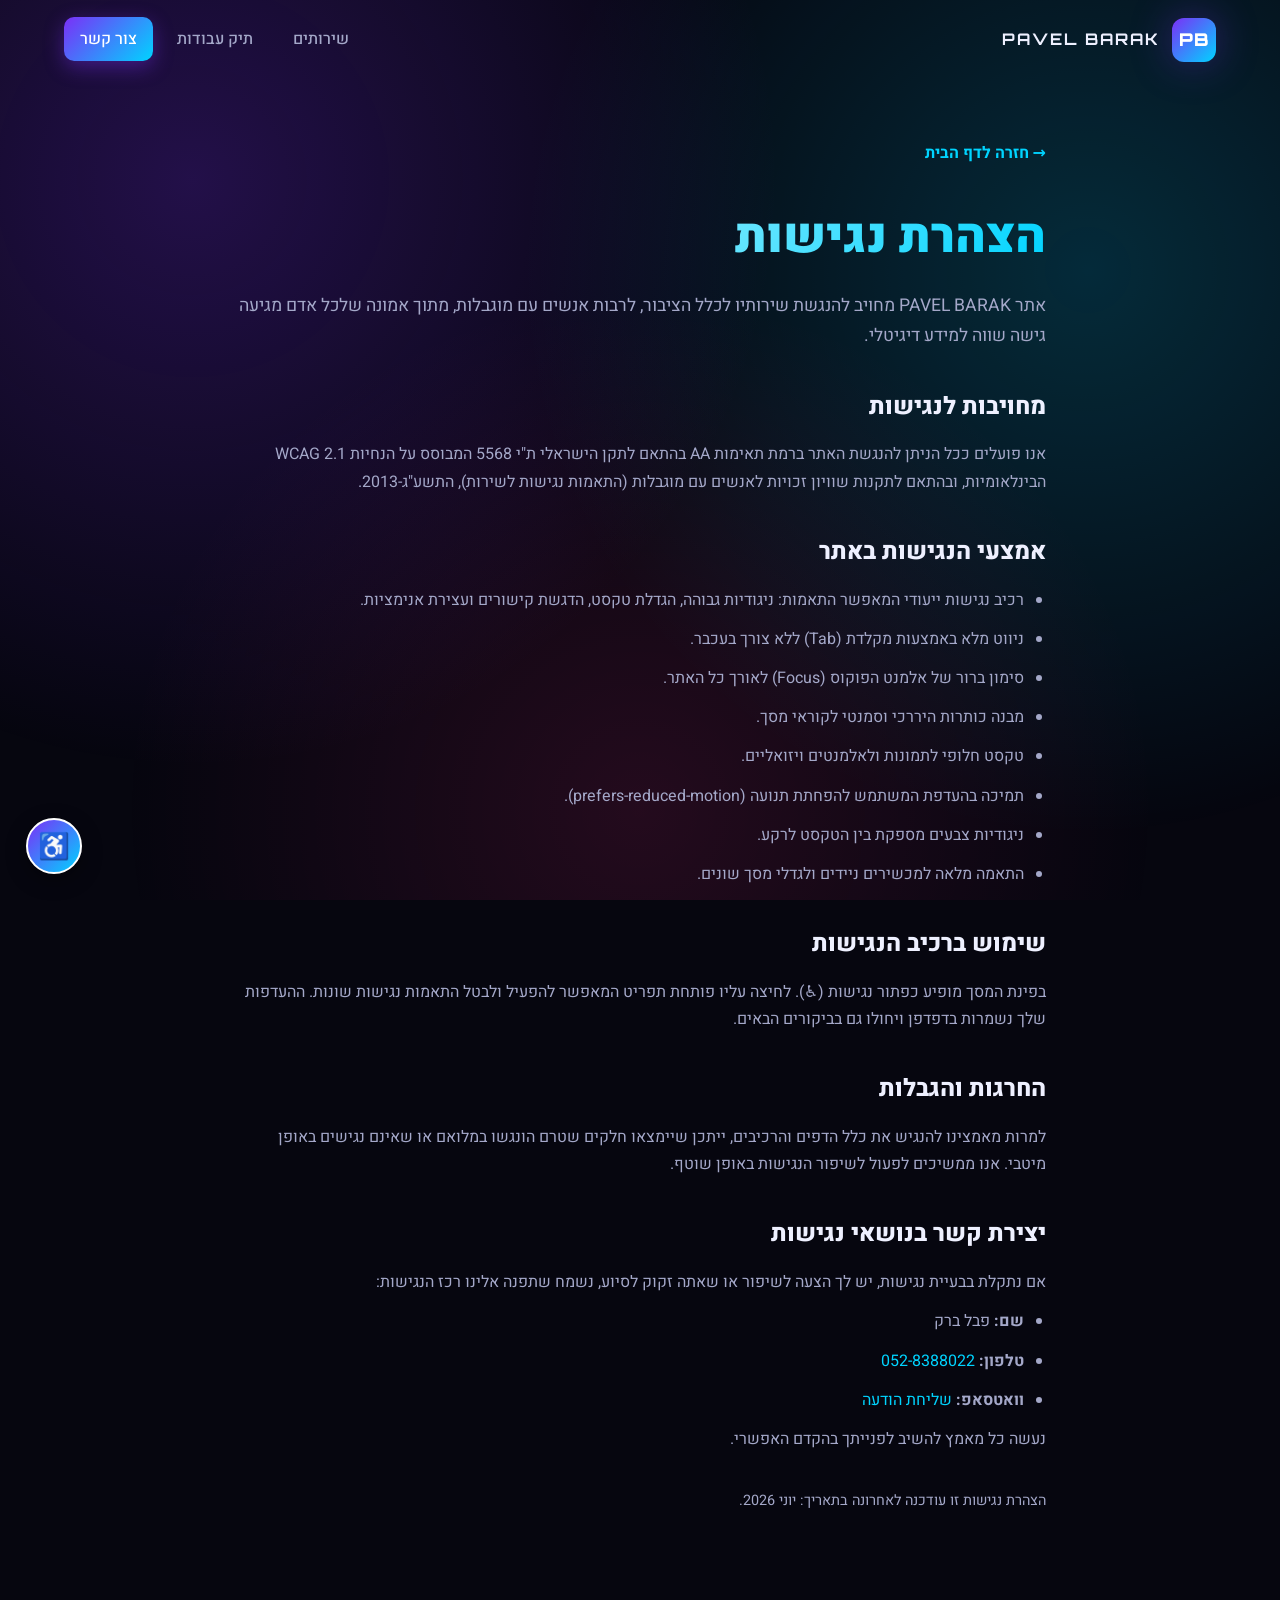
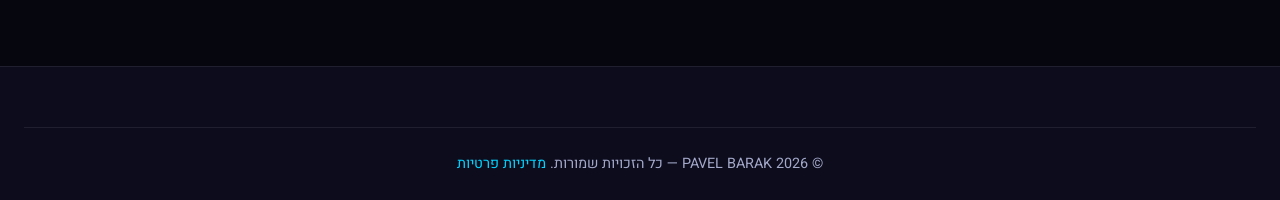
<file: accessibility.html>
<!DOCTYPE html>
<html lang="he" dir="rtl">
<head>
    <meta charset="UTF-8">
    <meta name="viewport" content="width=device-width, initial-scale=1.0">
    <meta name="theme-color" content="#0a0a1a">
    <title>הצהרת נגישות | PAVEL BARAK</title>
    <meta name="description" content="הצהרת הנגישות של אתר PAVEL BARAK - מחויבות לנגישות דיגיטלית בהתאם לתקן הישראלי 5568 ולהנחיות WCAG 2.1.">
    <meta name="robots" content="index, follow">
    <link rel="preconnect" href="https://fonts.googleapis.com">
    <link rel="preconnect" href="https://fonts.gstatic.com" crossorigin>
    <link href="https://fonts.googleapis.com/css2?family=Heebo:wght@300;400;500;700;800;900&family=Orbitron:wght@500;700;900&display=swap" rel="stylesheet">
    <link rel="stylesheet" href="css/style.css">
</head>
<body>
    <a href="#main-content" class="skip-link">דלג לתוכן הראשי</a>
    <div class="bg-glow" aria-hidden="true"></div>

    <header class="header scrolled" id="header">
        <nav class="nav" aria-label="ניווט ראשי">
            <a href="index.html" class="logo" aria-label="PAVEL BARAK דף הבית">
                <span class="logo-mark">PB</span>
                <span class="logo-text">PAVEL BARAK</span>
            </a>
            <ul class="nav-menu" id="navMenu">
                <li><a href="index.html#services">שירותים</a></li>
                <li><a href="index.html#portfolio">תיק עבודות</a></li>
                <li><a href="index.html#contact" class="nav-cta">צור קשר</a></li>
            </ul>
        </nav>
    </header>

    <main id="main-content">
        <article class="legal-page">
            <a href="index.html" class="back-home">→ חזרה לדף הבית</a>
            <h1>הצהרת נגישות</h1>
            <p class="lead">אתר PAVEL BARAK מחויב להנגשת שירותיו לכלל הציבור, לרבות אנשים עם מוגבלות, מתוך אמונה שלכל אדם מגיעה גישה שווה למידע דיגיטלי.</p>

            <h2>מחויבות לנגישות</h2>
            <p>אנו פועלים ככל הניתן להנגשת האתר ברמת תאימות AA בהתאם לתקן הישראלי ת"י 5568 המבוסס על הנחיות WCAG 2.1 הבינלאומיות, ובהתאם לתקנות שוויון זכויות לאנשים עם מוגבלות (התאמות נגישות לשירות), התשע"ג-2013.</p>

            <h2>אמצעי הנגישות באתר</h2>
            <ul>
                <li>רכיב נגישות ייעודי המאפשר התאמות: ניגודיות גבוהה, הגדלת טקסט, הדגשת קישורים ועצירת אנימציות.</li>
                <li>ניווט מלא באמצעות מקלדת (Tab) ללא צורך בעכבר.</li>
                <li>סימון ברור של אלמנט הפוקוס (Focus) לאורך כל האתר.</li>
                <li>מבנה כותרות היררכי וסמנטי לקוראי מסך.</li>
                <li>טקסט חלופי לתמונות ולאלמנטים ויזואליים.</li>
                <li>תמיכה בהעדפת המשתמש להפחתת תנועה (prefers-reduced-motion).</li>
                <li>ניגודיות צבעים מספקת בין הטקסט לרקע.</li>
                <li>התאמה מלאה למכשירים ניידים ולגדלי מסך שונים.</li>
            </ul>

            <h2>שימוש ברכיב הנגישות</h2>
            <p>בפינת המסך מופיע כפתור נגישות (♿). לחיצה עליו פותחת תפריט המאפשר להפעיל ולבטל התאמות נגישות שונות. ההעדפות שלך נשמרות בדפדפן ויחולו גם בביקורים הבאים.</p>

            <h2>החרגות והגבלות</h2>
            <p>למרות מאמצינו להנגיש את כלל הדפים והרכיבים, ייתכן שיימצאו חלקים שטרם הונגשו במלואם או שאינם נגישים באופן מיטבי. אנו ממשיכים לפעול לשיפור הנגישות באופן שוטף.</p>

            <h2>יצירת קשר בנושאי נגישות</h2>
            <p>אם נתקלת בבעיית נגישות, יש לך הצעה לשיפור או שאתה זקוק לסיוע, נשמח שתפנה אלינו רכז הנגישות:</p>
            <ul>
                <li><strong>שם:</strong> פבל ברק</li>
                <li><strong>טלפון:</strong> <a href="tel:+972528388022">052-8388022</a></li>
                <li><strong>וואטסאפ:</strong> <a href="https://wa.me/972528388022" target="_blank" rel="noopener">שליחת הודעה</a></li>
            </ul>
            <p>נעשה כל מאמץ להשיב לפנייתך בהקדם האפשרי.</p>

            <p style="margin-top:36px;font-size:0.9rem;">הצהרת נגישות זו עודכנה לאחרונה בתאריך: יוני 2026.</p>
        </article>
    </main>

    <footer class="footer">
        <div class="footer-bottom">
            <p>© <span id="year"></span> PAVEL BARAK — כל הזכויות שמורות.
                <a href="privacy.html" style="color:var(--primary-2)">מדיניות פרטיות</a></p>
        </div>
    </footer>

    <script src="js/main.js"></script>
</body>
</html>
</file>
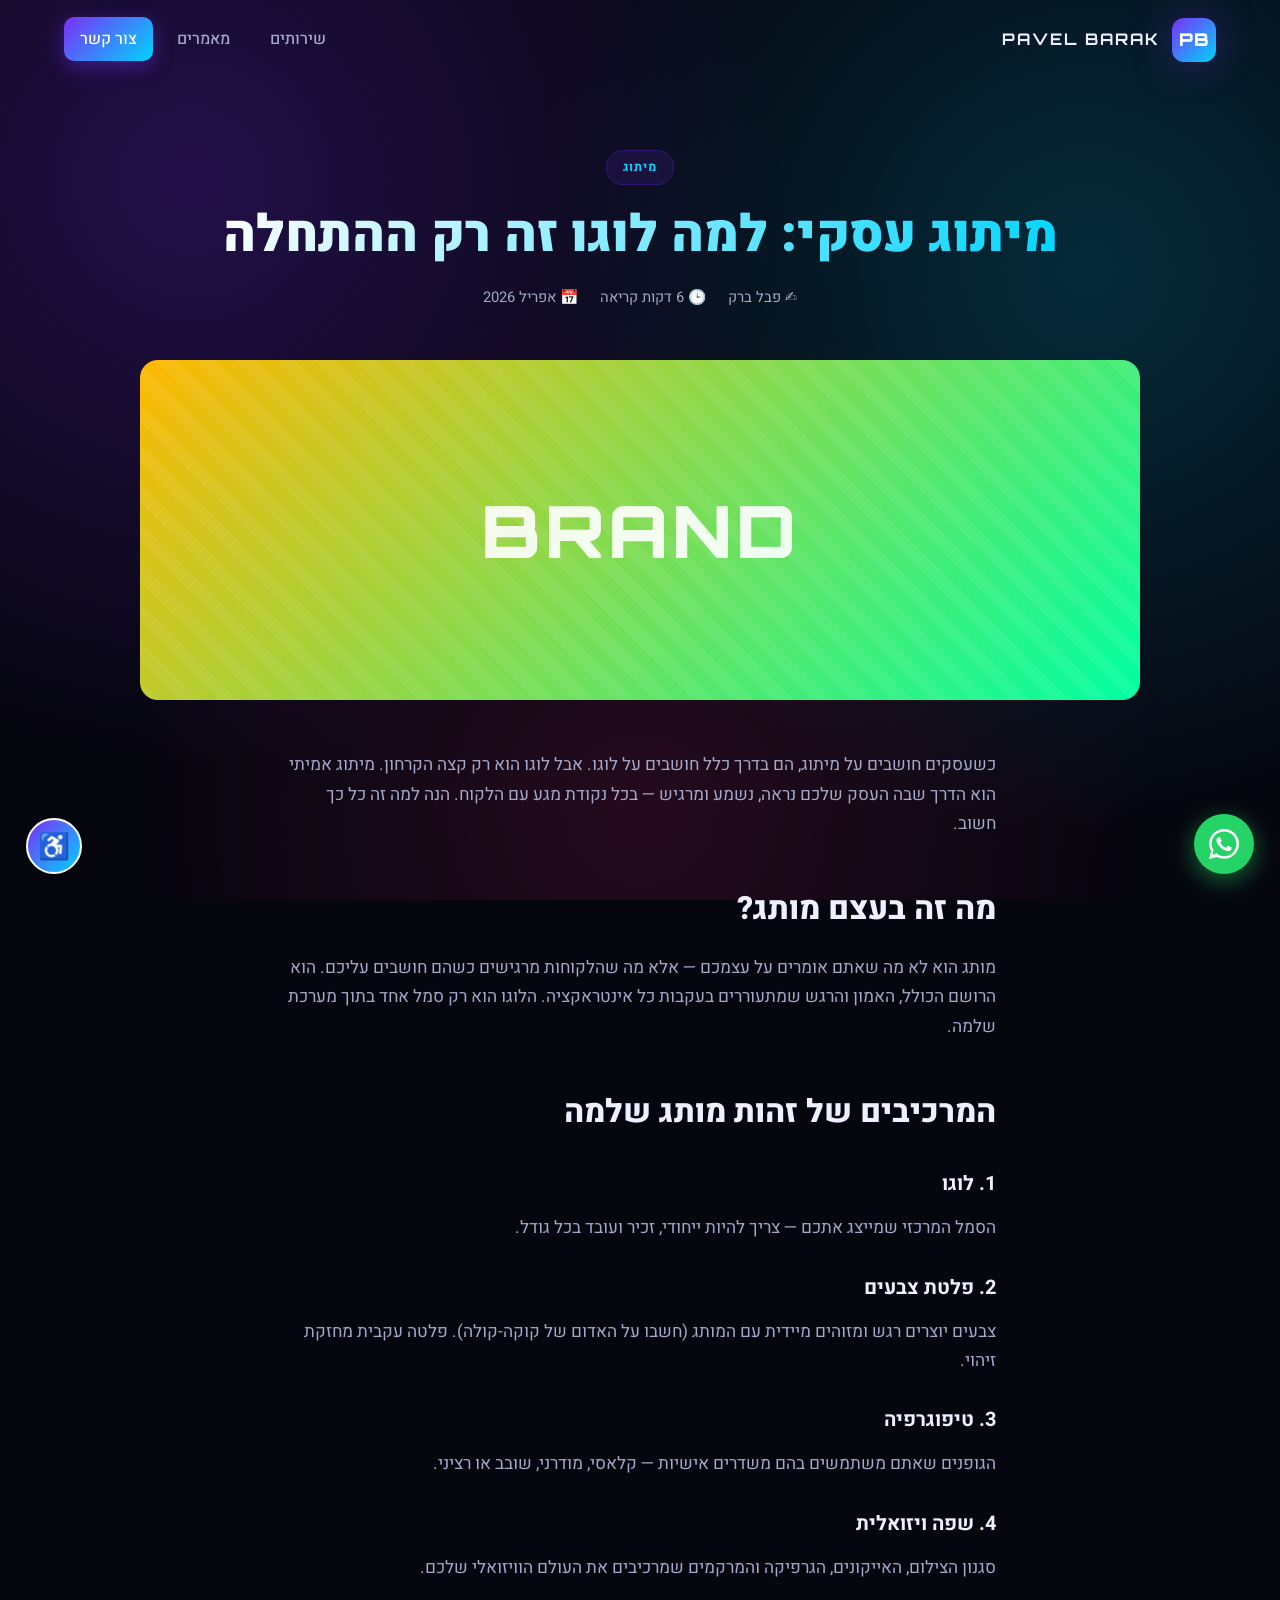
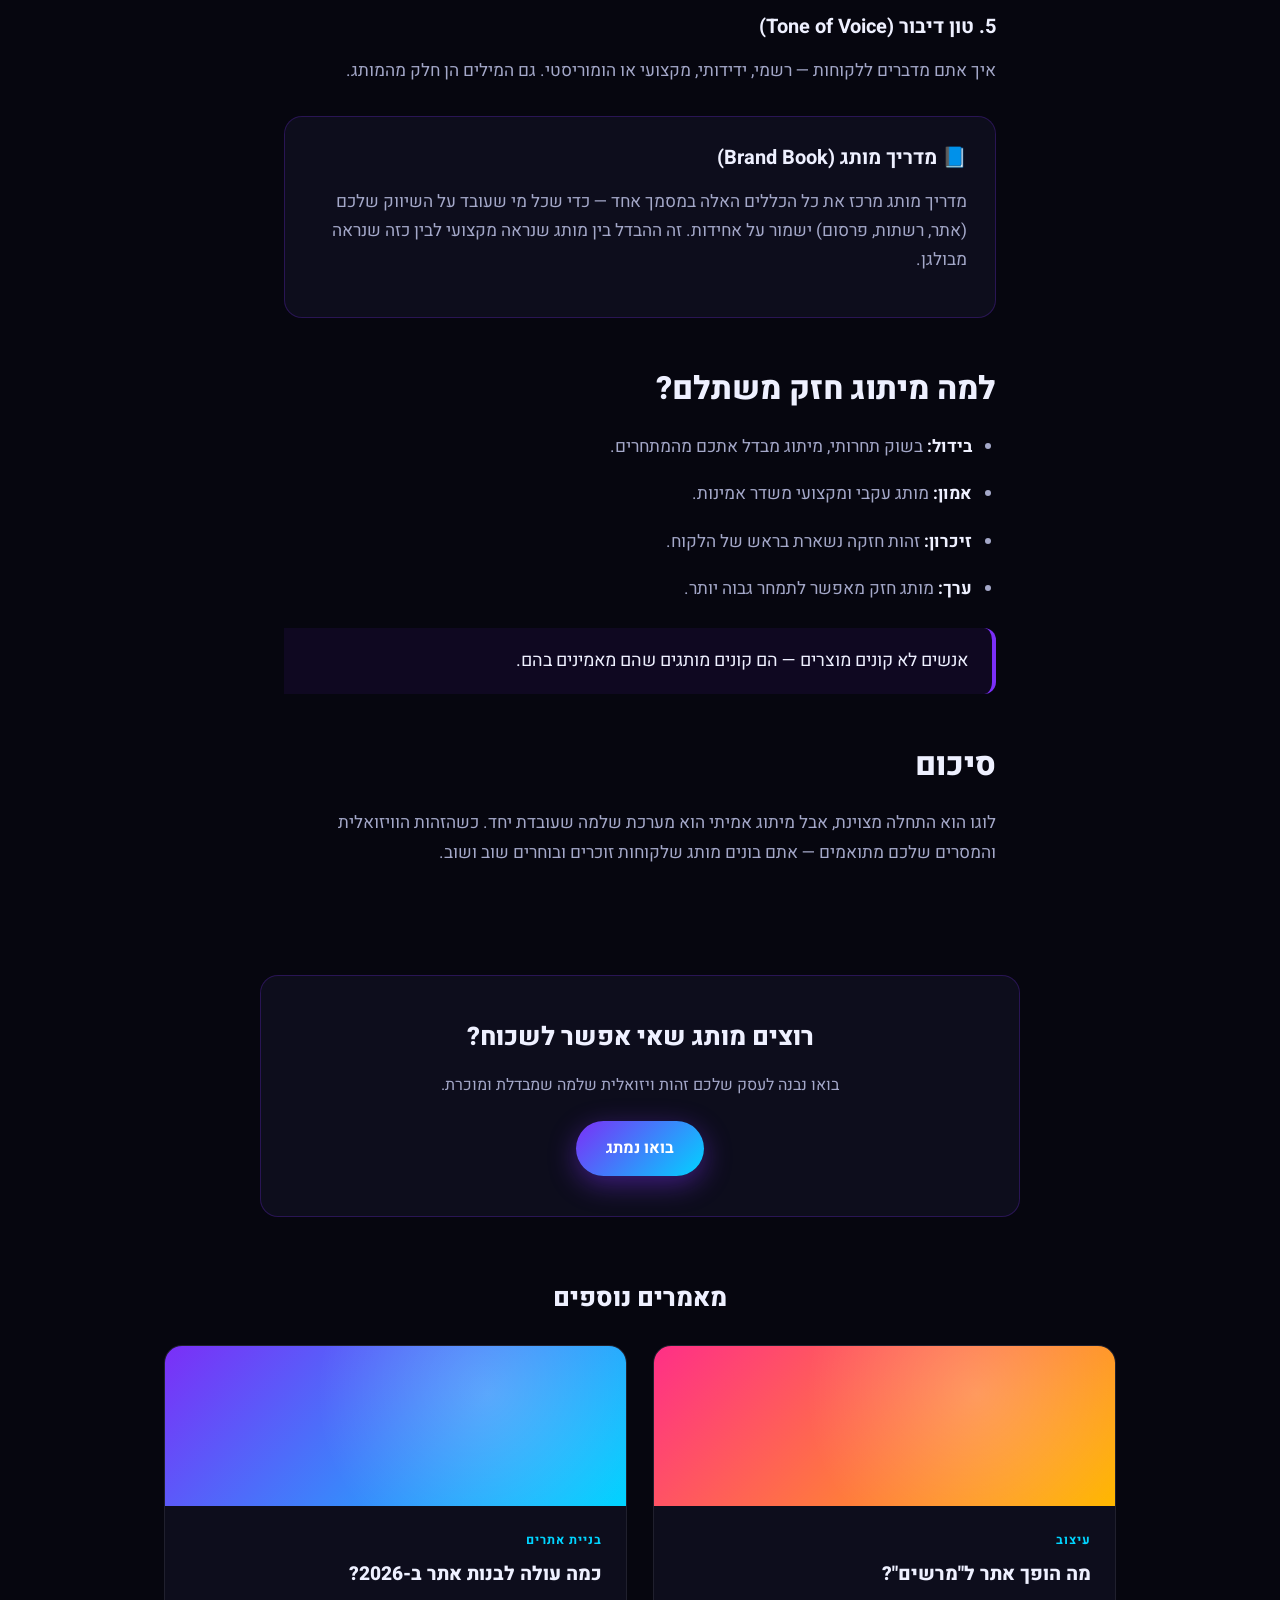
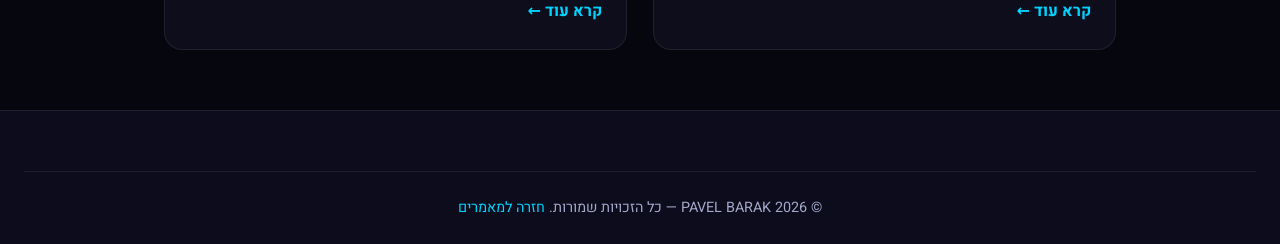
<file: article-branding.html>
<!DOCTYPE html>
<html lang="he" dir="rtl">
<head>
    <meta charset="UTF-8">
    <meta name="viewport" content="width=device-width, initial-scale=1.0">
    <meta name="theme-color" content="#0a0a1a">
    <title>מיתוג עסקי: למה לוגו זה רק ההתחלה | PAVEL BARAK</title>
    <meta name="description" content="מיתוג עסקי הוא הרבה יותר מלוגו. כך בונים זהות מותג שלמה שיוצרת אמון, מבדלת מהמתחרים ונשארת בזיכרון.">
    <meta name="keywords" content="מיתוג עסקי, זהות מותג, עיצוב לוגו, שפה ויזואלית, מיתוג, brand book, בידול עסקי">
    <meta name="robots" content="index, follow">
    <link rel="canonical" href="https://www.pavelbarak.co.il/article-branding.html">
    <meta property="og:type" content="article">
    <meta property="og:locale" content="he_IL">
    <meta property="og:title" content="מיתוג עסקי: למה לוגו זה רק ההתחלה">
    <link rel="preconnect" href="https://fonts.googleapis.com">
    <link rel="preconnect" href="https://fonts.gstatic.com" crossorigin>
    <link href="https://fonts.googleapis.com/css2?family=Heebo:wght@300;400;500;700;800;900&family=Orbitron:wght@500;700;900&display=swap" rel="stylesheet">
    <link rel="stylesheet" href="css/style.css">
    <script type="application/ld+json">
    {
      "@context": "https://schema.org",
      "@type": "Article",
      "headline": "מיתוג עסקי: למה לוגו זה רק ההתחלה",
      "author": { "@type": "Person", "name": "Pavel Barak" },
      "publisher": { "@type": "Organization", "name": "PAVEL BARAK" },
      "datePublished": "2026-04-10",
      "inLanguage": "he-IL"
    }
    </script>
</head>
<body>
    <a href="#main-content" class="skip-link">דלג לתוכן הראשי</a>
    <div class="bg-glow" aria-hidden="true"></div>

    <header class="header scrolled" id="header">
        <nav class="nav" aria-label="ניווט ראשי">
            <a href="index.html" class="logo" aria-label="PAVEL BARAK דף הבית">
                <span class="logo-mark">PB</span>
                <span class="logo-text">PAVEL BARAK</span>
            </a>
            <ul class="nav-menu" id="navMenu">
                <li><a href="index.html#services">שירותים</a></li>
                <li><a href="index.html#articles">מאמרים</a></li>
                <li><a href="index.html#contact" class="nav-cta">צור קשר</a></li>
            </ul>
        </nav>
    </header>

    <main id="main-content">
        <div class="page-hero">
            <span class="article-tag">מיתוג</span>
            <h1>מיתוג עסקי: למה לוגו זה רק ההתחלה</h1>
            <div class="page-meta">
                <span>✍️ פבל ברק</span>
                <span>🕒 6 דקות קריאה</span>
                <span>📅 אפריל 2026</span>
            </div>
        </div>

        <div class="page-banner" style="--c1:#ffb800;--c2:#00ffa3;" aria-hidden="true">
            <span class="banner-label">BRAND</span>
        </div>

        <article class="article-content">
            <p>כשעסקים חושבים על מיתוג, הם בדרך כלל חושבים על לוגו. אבל לוגו הוא רק קצה הקרחון. מיתוג אמיתי הוא הדרך שבה העסק שלכם נראה, נשמע ומרגיש — בכל נקודת מגע עם הלקוח. הנה למה זה כל כך חשוב.</p>

            <h2>מה זה בעצם מותג?</h2>
            <p>מותג הוא לא מה שאתם אומרים על עצמכם — אלא מה שהלקוחות מרגישים כשהם חושבים עליכם. הוא הרושם הכולל, האמון והרגש שמתעוררים בעקבות כל אינטראקציה. הלוגו הוא רק סמל אחד בתוך מערכת שלמה.</p>

            <h2>המרכיבים של זהות מותג שלמה</h2>
            <h3>1. לוגו</h3>
            <p>הסמל המרכזי שמייצג אתכם — צריך להיות ייחודי, זכיר ועובד בכל גודל.</p>
            <h3>2. פלטת צבעים</h3>
            <p>צבעים יוצרים רגש ומזוהים מיידית עם המותג (חשבו על האדום של קוקה-קולה). פלטה עקבית מחזקת זיהוי.</p>
            <h3>3. טיפוגרפיה</h3>
            <p>הגופנים שאתם משתמשים בהם משדרים אישיות — קלאסי, מודרני, שובב או רציני.</p>
            <h3>4. שפה ויזואלית</h3>
            <p>סגנון הצילום, האייקונים, הגרפיקה והמרקמים שמרכיבים את העולם הוויזואלי שלכם.</p>
            <h3>5. טון דיבור (Tone of Voice)</h3>
            <p>איך אתם מדברים ללקוחות — רשמי, ידידותי, מקצועי או הומוריסטי. גם המילים הן חלק מהמותג.</p>

            <div class="key-box">
                <h3>📘 מדריך מותג (Brand Book)</h3>
                <p>מדריך מותג מרכז את כל הכללים האלה במסמך אחד — כדי שכל מי שעובד על השיווק שלכם (אתר, רשתות, פרסום) ישמור על אחידות. זה ההבדל בין מותג שנראה מקצועי לבין כזה שנראה מבולגן.</p>
            </div>

            <h2>למה מיתוג חזק משתלם?</h2>
            <ul>
                <li><strong>בידול:</strong> בשוק תחרותי, מיתוג מבדל אתכם מהמתחרים.</li>
                <li><strong>אמון:</strong> מותג עקבי ומקצועי משדר אמינות.</li>
                <li><strong>זיכרון:</strong> זהות חזקה נשארת בראש של הלקוח.</li>
                <li><strong>ערך:</strong> מותג חזק מאפשר לתמחר גבוה יותר.</li>
            </ul>

            <blockquote>אנשים לא קונים מוצרים — הם קונים מותגים שהם מאמינים בהם.</blockquote>

            <h2>סיכום</h2>
            <p>לוגו הוא התחלה מצוינת, אבל מיתוג אמיתי הוא מערכת שלמה שעובדת יחד. כשהזהות הוויזואלית והמסרים שלכם מתואמים — אתם בונים מותג שלקוחות זוכרים ובוחרים שוב ושוב.</p>
        </article>

        <div class="page-cta">
            <h2>רוצים מותג שאי אפשר לשכוח?</h2>
            <p>בואו נבנה לעסק שלכם זהות ויזואלית שלמה שמבדלת ומוכרת.</p>
            <a href="index.html#contact" class="btn btn-primary">בואו נמתג</a>
        </div>

        <section class="related">
            <h2>מאמרים נוספים</h2>
            <div class="articles-grid">
                <article class="article-card">
                    <div class="article-img" style="--c1:#ff2f87;--c2:#ffb800;" aria-hidden="true"></div>
                    <div class="article-body">
                        <span class="article-tag">עיצוב</span>
                        <h3>מה הופך אתר ל"מרשים"?</h3>
                        <a href="article-design-principles.html" class="article-link">קרא עוד ←</a>
                    </div>
                </article>
                <article class="article-card">
                    <div class="article-img" style="--c1:#7b2ff7;--c2:#00d4ff;" aria-hidden="true"></div>
                    <div class="article-body">
                        <span class="article-tag">בניית אתרים</span>
                        <h3>כמה עולה לבנות אתר ב-2026?</h3>
                        <a href="article-pricing.html" class="article-link">קרא עוד ←</a>
                    </div>
                </article>
            </div>
        </section>
    </main>

    <footer class="footer">
        <div class="footer-bottom">
            <p>© <span id="year"></span> PAVEL BARAK — כל הזכויות שמורות.
                <a href="index.html#articles" style="color:var(--primary-2)">חזרה למאמרים</a></p>
        </div>
    </footer>

    <a href="https://wa.me/972528388022" class="whatsapp-float" target="_blank" rel="noopener" aria-label="צור קשר בוואטסאפ">
        <svg viewBox="0 0 24 24" width="30" height="30" aria-hidden="true" fill="currentColor"><path d="M.057 24l1.687-6.163a11.867 11.867 0 01-1.587-5.946C.16 5.335 5.495 0 12.05 0a11.82 11.82 0 018.413 3.488 11.824 11.824 0 013.48 8.414c-.003 6.557-5.338 11.892-11.893 11.892a11.9 11.9 0 01-5.688-1.448L.057 24zm6.597-3.807c1.676.995 3.276 1.591 5.392 1.592 5.448 0 9.886-4.434 9.889-9.885.002-5.462-4.415-9.89-9.881-9.892-5.452 0-9.887 4.434-9.889 9.884a9.86 9.86 0 001.51 5.26l-.999 3.648 3.978-1.607zm11.387-5.464c-.074-.124-.272-.198-.57-.347-.297-.149-1.758-.868-2.031-.967-.272-.099-.47-.149-.669.149-.198.297-.768.967-.941 1.165-.173.198-.347.223-.644.074-.297-.149-1.255-.462-2.39-1.475-.883-.788-1.48-1.761-1.653-2.059-.173-.297-.018-.458.13-.606.134-.133.297-.347.446-.521.151-.172.2-.296.3-.495.099-.198.05-.372-.025-.521-.075-.148-.669-1.611-.916-2.206-.242-.579-.487-.501-.669-.51l-.57-.01c-.198 0-.52.074-.792.372s-1.04 1.016-1.04 2.479 1.065 2.876 1.213 3.074c.149.198 2.095 3.2 5.076 4.487.709.306 1.263.489 1.694.626.712.226 1.36.194 1.872.118.571-.085 1.758-.719 2.006-1.413.248-.695.248-1.29.173-1.414z"/></svg>
    </a>

    <script src="js/main.js"></script>
</body>
</html>
</file>
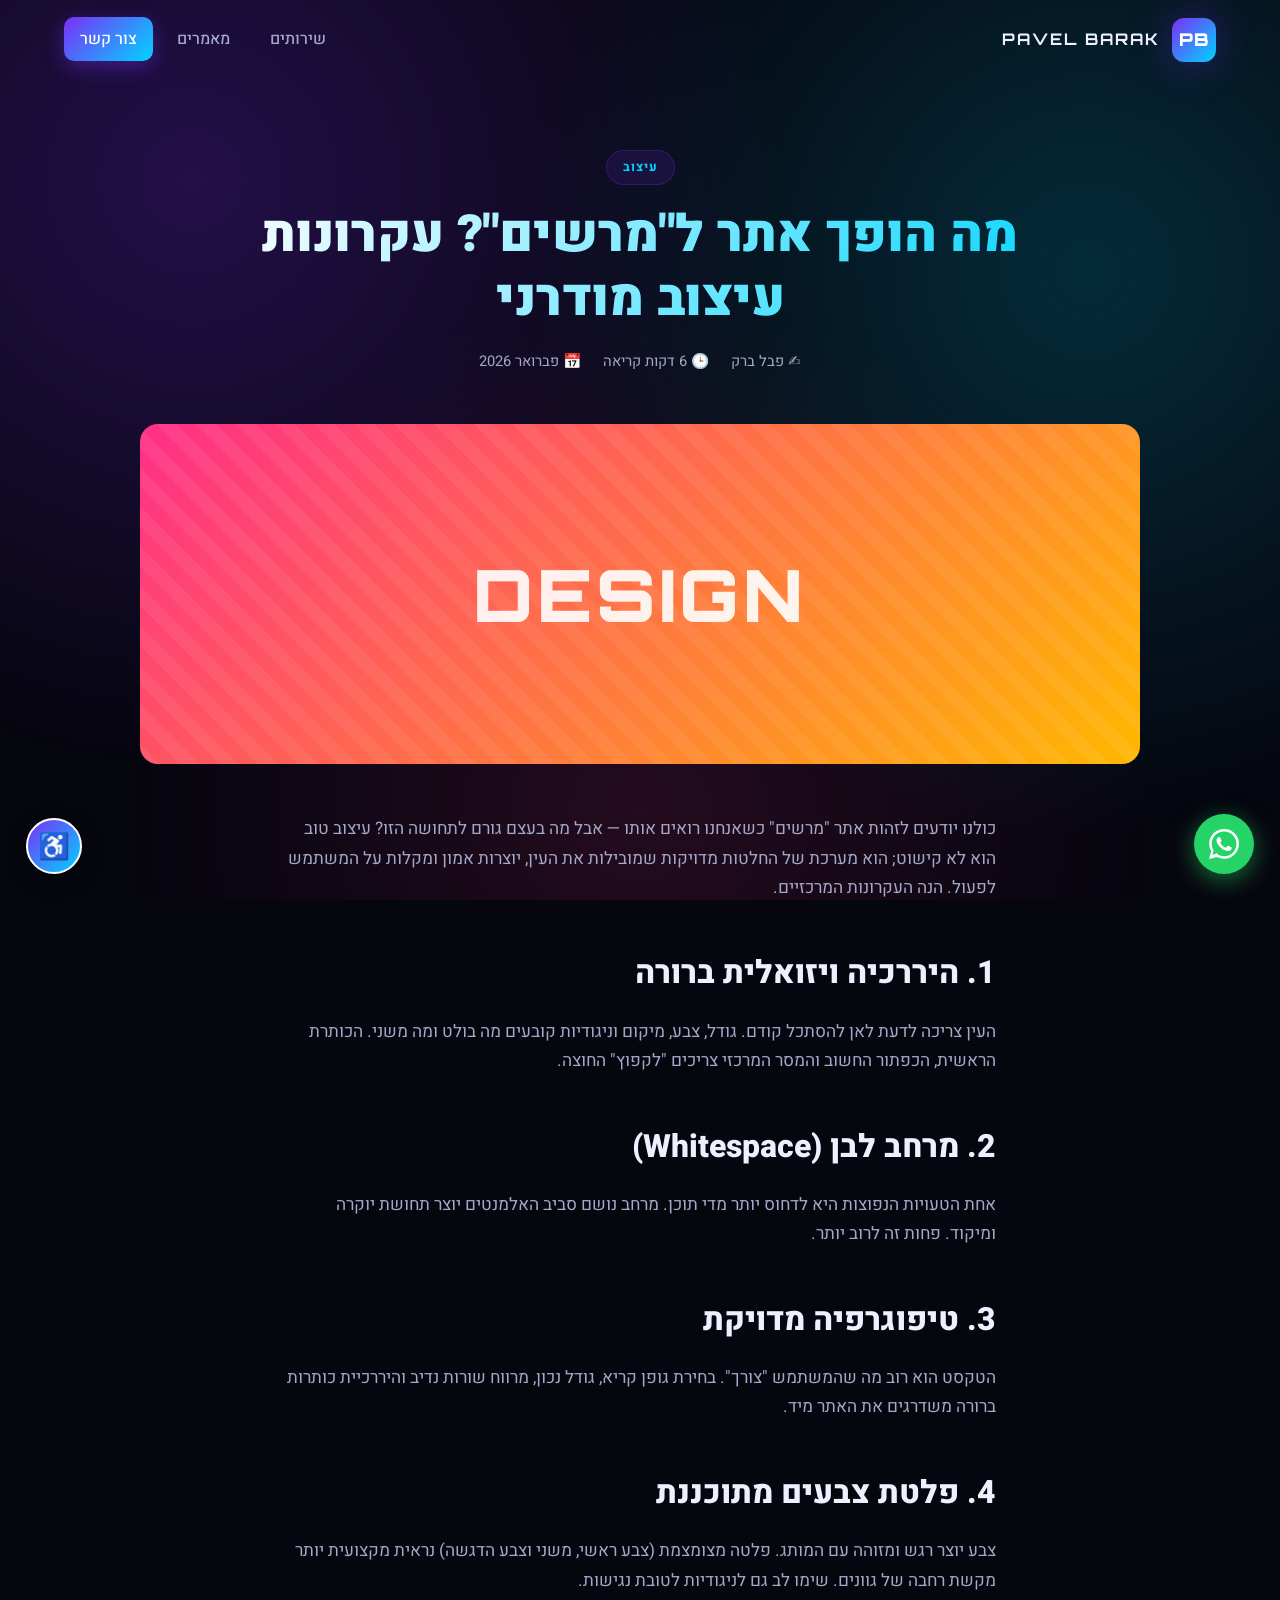
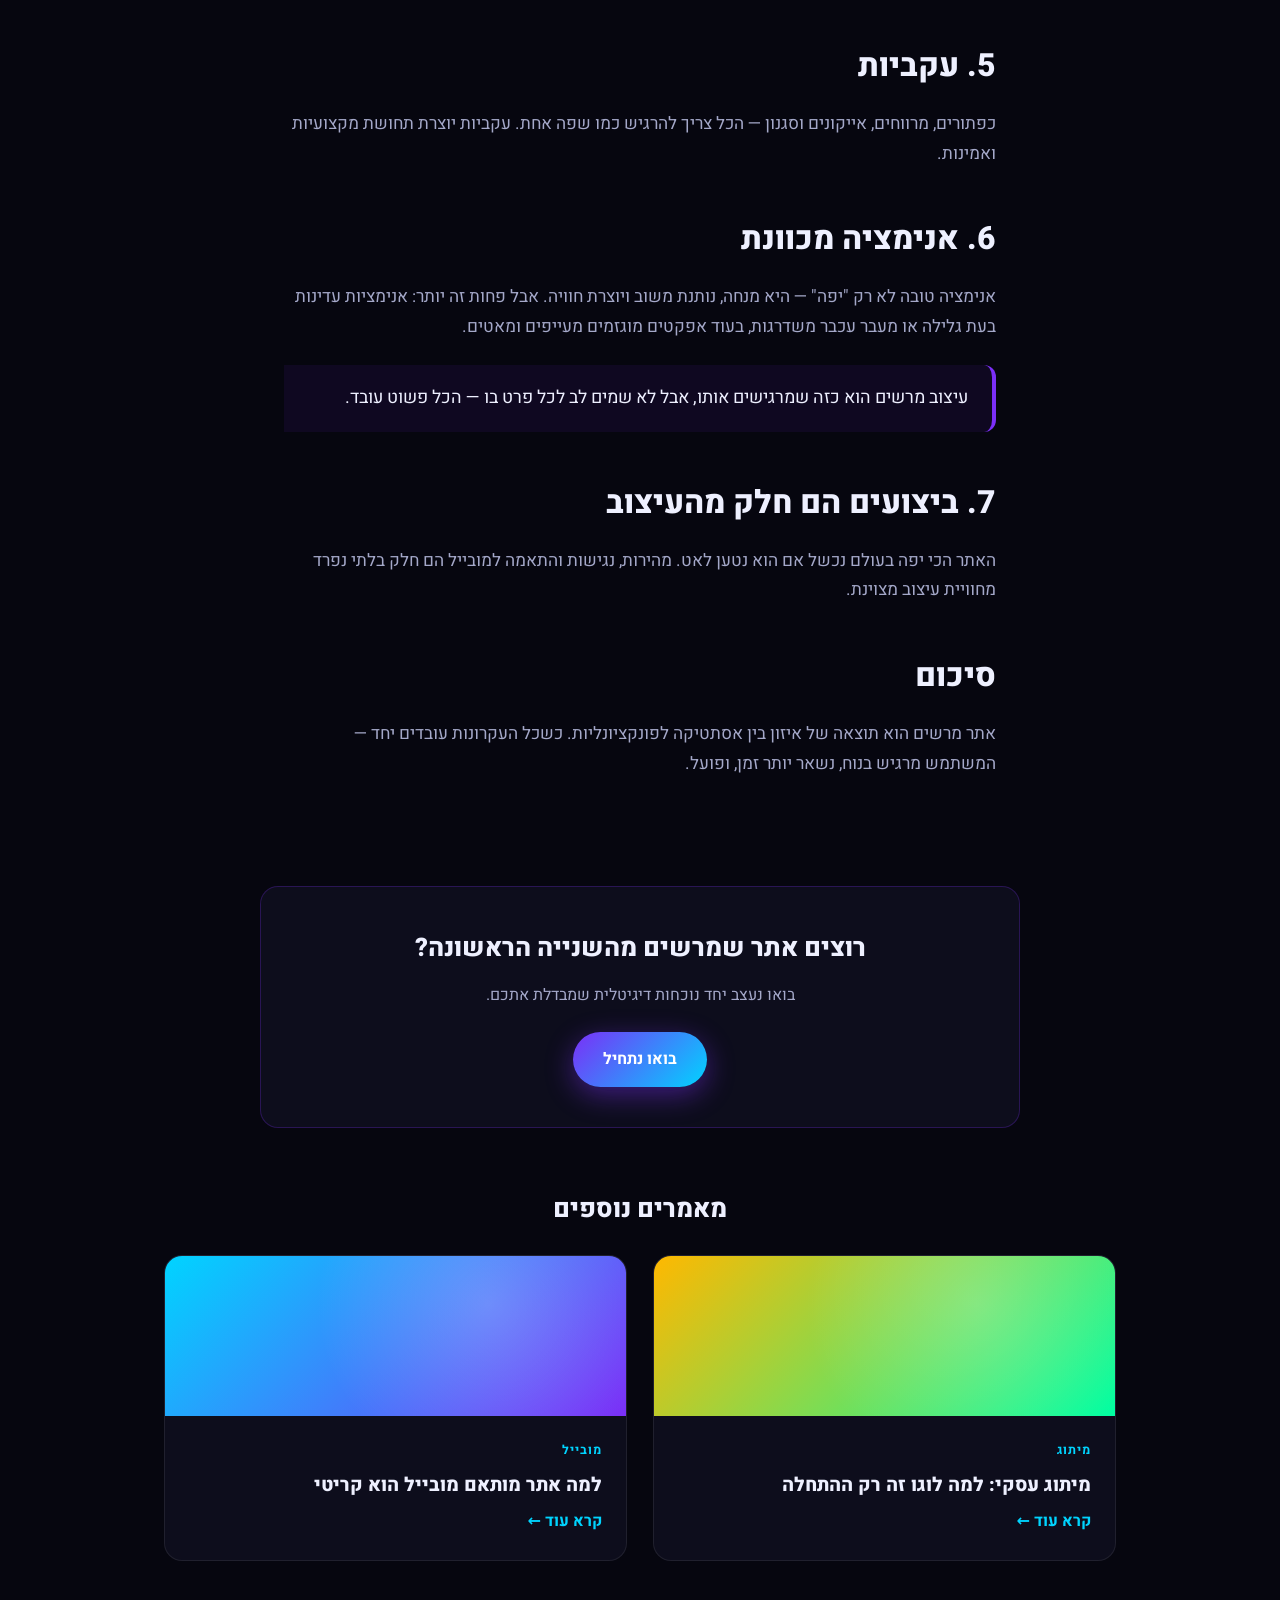
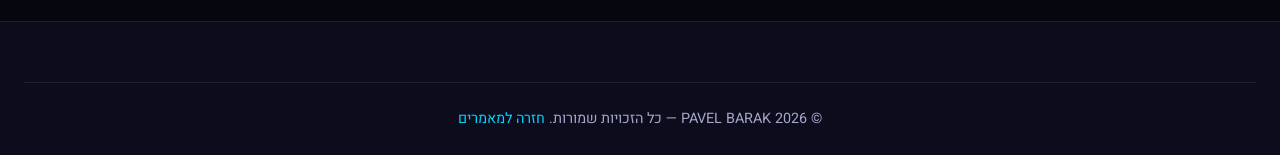
<file: article-design-principles.html>
<!DOCTYPE html>
<html lang="he" dir="rtl">
<head>
    <meta charset="UTF-8">
    <meta name="viewport" content="width=device-width, initial-scale=1.0">
    <meta name="theme-color" content="#0a0a1a">
    <title>מה הופך אתר ל"מרשים"? עקרונות עיצוב מודרני | PAVEL BARAK</title>
    <meta name="description" content="עקרונות העיצוב שהופכים אתר רגיל לאתר מרשים: טיפוגרפיה, צבע, מרחב לבן, היררכיה ויזואלית ואנימציה — מדריך מעשי.">
    <meta name="keywords" content="עיצוב אתרים, עקרונות עיצוב, עיצוב מודרני, חוויית משתמש, UI UX, טיפוגרפיה, עיצוב אתר מרשים">
    <meta name="robots" content="index, follow">
    <link rel="canonical" href="https://www.pavelbarak.co.il/article-design-principles.html">
    <meta property="og:type" content="article">
    <meta property="og:locale" content="he_IL">
    <meta property="og:title" content="מה הופך אתר ל'מרשים'? עקרונות עיצוב מודרני">
    <link rel="preconnect" href="https://fonts.googleapis.com">
    <link rel="preconnect" href="https://fonts.gstatic.com" crossorigin>
    <link href="https://fonts.googleapis.com/css2?family=Heebo:wght@300;400;500;700;800;900&family=Orbitron:wght@500;700;900&display=swap" rel="stylesheet">
    <link rel="stylesheet" href="css/style.css">
    <script type="application/ld+json">
    {
      "@context": "https://schema.org",
      "@type": "Article",
      "headline": "מה הופך אתר ל'מרשים'? עקרונות עיצוב מודרני",
      "author": { "@type": "Person", "name": "Pavel Barak" },
      "publisher": { "@type": "Organization", "name": "PAVEL BARAK" },
      "datePublished": "2026-02-20",
      "inLanguage": "he-IL"
    }
    </script>
</head>
<body>
    <a href="#main-content" class="skip-link">דלג לתוכן הראשי</a>
    <div class="bg-glow" aria-hidden="true"></div>

    <header class="header scrolled" id="header">
        <nav class="nav" aria-label="ניווט ראשי">
            <a href="index.html" class="logo" aria-label="PAVEL BARAK דף הבית">
                <span class="logo-mark">PB</span>
                <span class="logo-text">PAVEL BARAK</span>
            </a>
            <ul class="nav-menu" id="navMenu">
                <li><a href="index.html#services">שירותים</a></li>
                <li><a href="index.html#articles">מאמרים</a></li>
                <li><a href="index.html#contact" class="nav-cta">צור קשר</a></li>
            </ul>
        </nav>
    </header>

    <main id="main-content">
        <div class="page-hero">
            <span class="article-tag">עיצוב</span>
            <h1>מה הופך אתר ל"מרשים"? עקרונות עיצוב מודרני</h1>
            <div class="page-meta">
                <span>✍️ פבל ברק</span>
                <span>🕒 6 דקות קריאה</span>
                <span>📅 פברואר 2026</span>
            </div>
        </div>

        <div class="page-banner" style="--c1:#ff2f87;--c2:#ffb800;" aria-hidden="true">
            <span class="banner-label">DESIGN</span>
        </div>

        <article class="article-content">
            <p>כולנו יודעים לזהות אתר "מרשים" כשאנחנו רואים אותו — אבל מה בעצם גורם לתחושה הזו? עיצוב טוב הוא לא קישוט; הוא מערכת של החלטות מדויקות שמובילות את העין, יוצרות אמון ומקלות על המשתמש לפעול. הנה העקרונות המרכזיים.</p>

            <h2>1. היררכיה ויזואלית ברורה</h2>
            <p>העין צריכה לדעת לאן להסתכל קודם. גודל, צבע, מיקום וניגודיות קובעים מה בולט ומה משני. הכותרת הראשית, הכפתור החשוב והמסר המרכזי צריכים "לקפוץ" החוצה.</p>

            <h2>2. מרחב לבן (Whitespace)</h2>
            <p>אחת הטעויות הנפוצות היא לדחוס יותר מדי תוכן. מרחב נושם סביב האלמנטים יוצר תחושת יוקרה ומיקוד. פחות זה לרוב יותר.</p>

            <h2>3. טיפוגרפיה מדויקת</h2>
            <p>הטקסט הוא רוב מה שהמשתמש "צורך". בחירת גופן קריא, גודל נכון, מרווח שורות נדיב והיררכיית כותרות ברורה משדרגים את האתר מיד.</p>

            <h2>4. פלטת צבעים מתוכננת</h2>
            <p>צבע יוצר רגש ומזוהה עם המותג. פלטה מצומצמת (צבע ראשי, משני וצבע הדגשה) נראית מקצועית יותר מקשת רחבה של גוונים. שימו לב גם לניגודיות לטובת נגישות.</p>

            <h2>5. עקביות</h2>
            <p>כפתורים, מרווחים, אייקונים וסגנון — הכל צריך להרגיש כמו שפה אחת. עקביות יוצרת תחושת מקצועיות ואמינות.</p>

            <h2>6. אנימציה מכוונת</h2>
            <p>אנימציה טובה לא רק "יפה" — היא מנחה, נותנת משוב ויוצרת חוויה. אבל פחות זה יותר: אנימציות עדינות בעת גלילה או מעבר עכבר משדרגות, בעוד אפקטים מוגזמים מעייפים ומאטים.</p>

            <blockquote>עיצוב מרשים הוא כזה שמרגישים אותו, אבל לא שמים לב לכל פרט בו — הכל פשוט עובד.</blockquote>

            <h2>7. ביצועים הם חלק מהעיצוב</h2>
            <p>האתר הכי יפה בעולם נכשל אם הוא נטען לאט. מהירות, נגישות והתאמה למובייל הם חלק בלתי נפרד מחוויית עיצוב מצוינת.</p>

            <h2>סיכום</h2>
            <p>אתר מרשים הוא תוצאה של איזון בין אסתטיקה לפונקציונליות. כשכל העקרונות עובדים יחד — המשתמש מרגיש בנוח, נשאר יותר זמן, ופועל.</p>
        </article>

        <div class="page-cta">
            <h2>רוצים אתר שמרשים מהשנייה הראשונה?</h2>
            <p>בואו נעצב יחד נוכחות דיגיטלית שמבדלת אתכם.</p>
            <a href="index.html#contact" class="btn btn-primary">בואו נתחיל</a>
        </div>

        <section class="related">
            <h2>מאמרים נוספים</h2>
            <div class="articles-grid">
                <article class="article-card">
                    <div class="article-img" style="--c1:#ffb800;--c2:#00ffa3;" aria-hidden="true"></div>
                    <div class="article-body">
                        <span class="article-tag">מיתוג</span>
                        <h3>מיתוג עסקי: למה לוגו זה רק ההתחלה</h3>
                        <a href="article-branding.html" class="article-link">קרא עוד ←</a>
                    </div>
                </article>
                <article class="article-card">
                    <div class="article-img" style="--c1:#00d4ff;--c2:#7b2ff7;" aria-hidden="true"></div>
                    <div class="article-body">
                        <span class="article-tag">מובייל</span>
                        <h3>למה אתר מותאם מובייל הוא קריטי</h3>
                        <a href="article-mobile.html" class="article-link">קרא עוד ←</a>
                    </div>
                </article>
            </div>
        </section>
    </main>

    <footer class="footer">
        <div class="footer-bottom">
            <p>© <span id="year"></span> PAVEL BARAK — כל הזכויות שמורות.
                <a href="index.html#articles" style="color:var(--primary-2)">חזרה למאמרים</a></p>
        </div>
    </footer>

    <a href="https://wa.me/972528388022" class="whatsapp-float" target="_blank" rel="noopener" aria-label="צור קשר בוואטסאפ">
        <svg viewBox="0 0 24 24" width="30" height="30" aria-hidden="true" fill="currentColor"><path d="M.057 24l1.687-6.163a11.867 11.867 0 01-1.587-5.946C.16 5.335 5.495 0 12.05 0a11.82 11.82 0 018.413 3.488 11.824 11.824 0 013.48 8.414c-.003 6.557-5.338 11.892-11.893 11.892a11.9 11.9 0 01-5.688-1.448L.057 24zm6.597-3.807c1.676.995 3.276 1.591 5.392 1.592 5.448 0 9.886-4.434 9.889-9.885.002-5.462-4.415-9.89-9.881-9.892-5.452 0-9.887 4.434-9.889 9.884a9.86 9.86 0 001.51 5.26l-.999 3.648 3.978-1.607zm11.387-5.464c-.074-.124-.272-.198-.57-.347-.297-.149-1.758-.868-2.031-.967-.272-.099-.47-.149-.669.149-.198.297-.768.967-.941 1.165-.173.198-.347.223-.644.074-.297-.149-1.255-.462-2.39-1.475-.883-.788-1.48-1.761-1.653-2.059-.173-.297-.018-.458.13-.606.134-.133.297-.347.446-.521.151-.172.2-.296.3-.495.099-.198.05-.372-.025-.521-.075-.148-.669-1.611-.916-2.206-.242-.579-.487-.501-.669-.51l-.57-.01c-.198 0-.52.074-.792.372s-1.04 1.016-1.04 2.479 1.065 2.876 1.213 3.074c.149.198 2.095 3.2 5.076 4.487.709.306 1.263.489 1.694.626.712.226 1.36.194 1.872.118.571-.085 1.758-.719 2.006-1.413.248-.695.248-1.29.173-1.414z"/></svg>
    </a>

    <script src="js/main.js"></script>
</body>
</html>
</file>
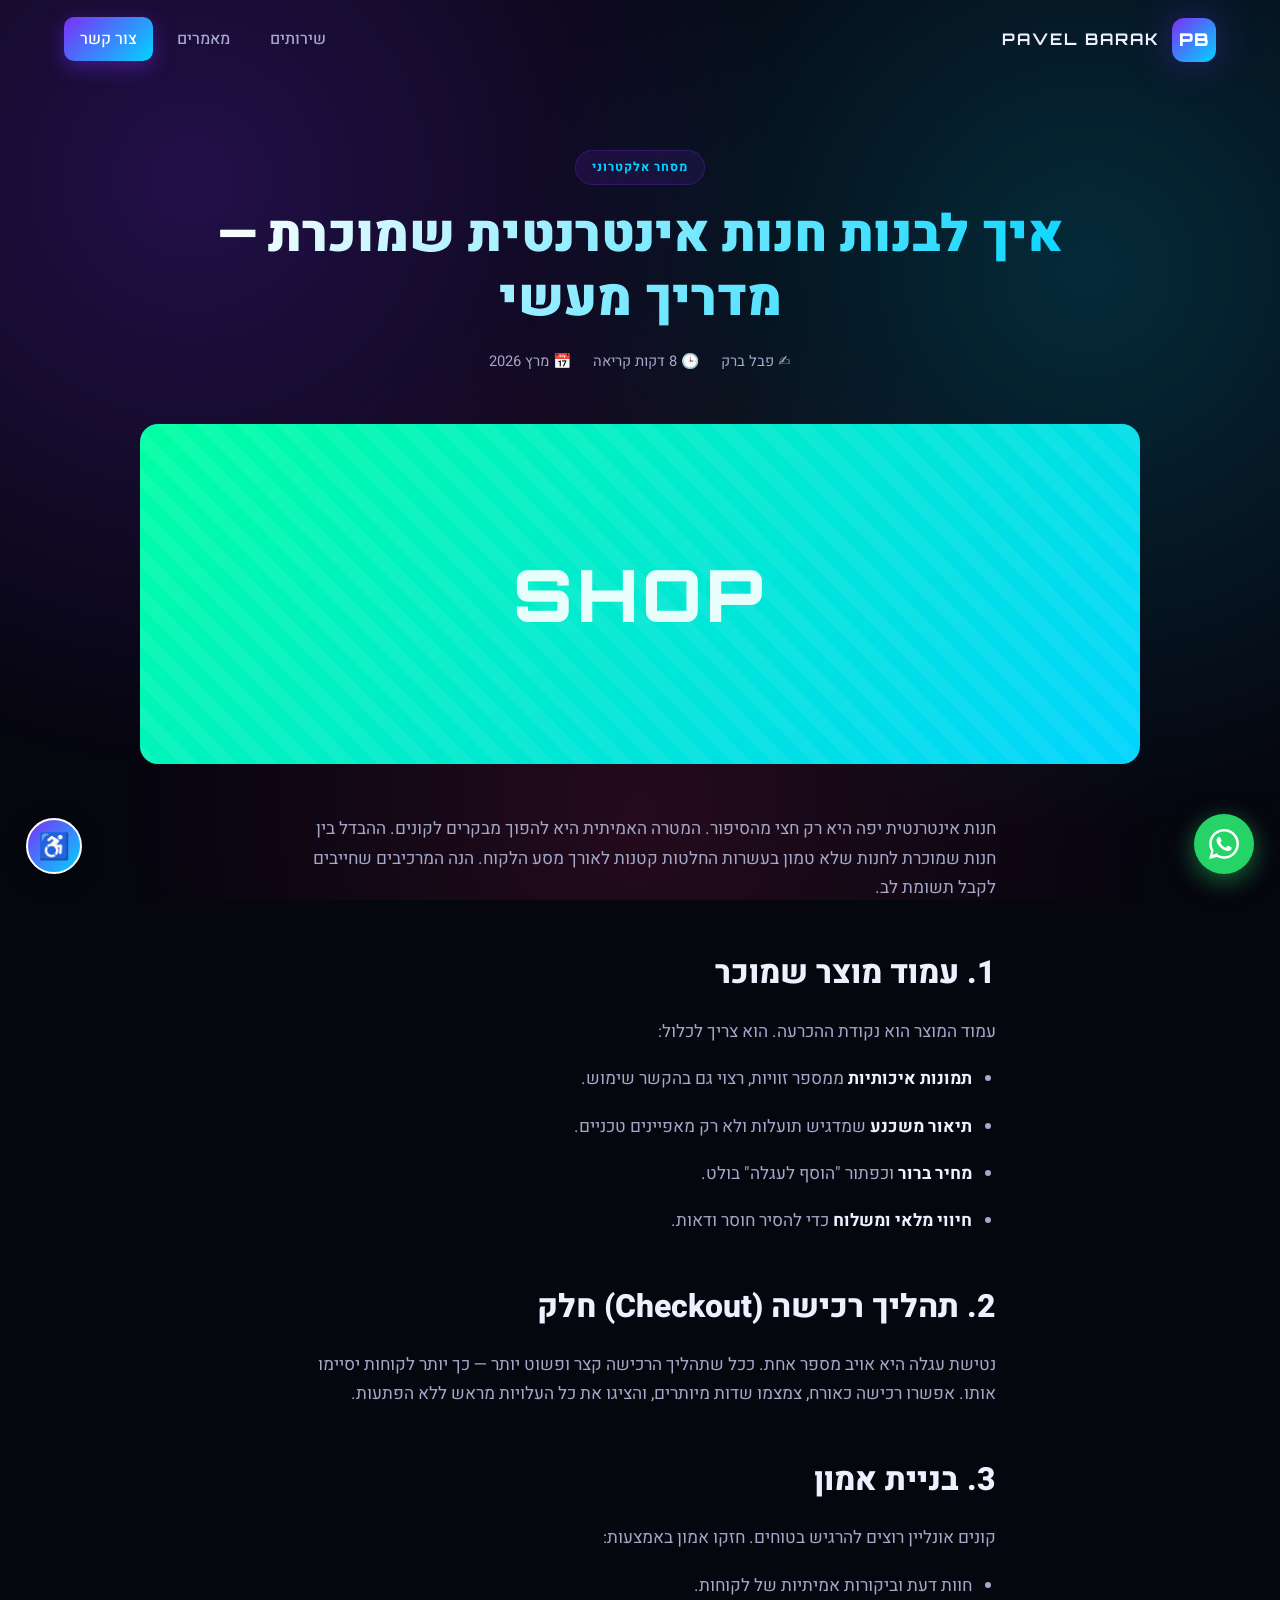
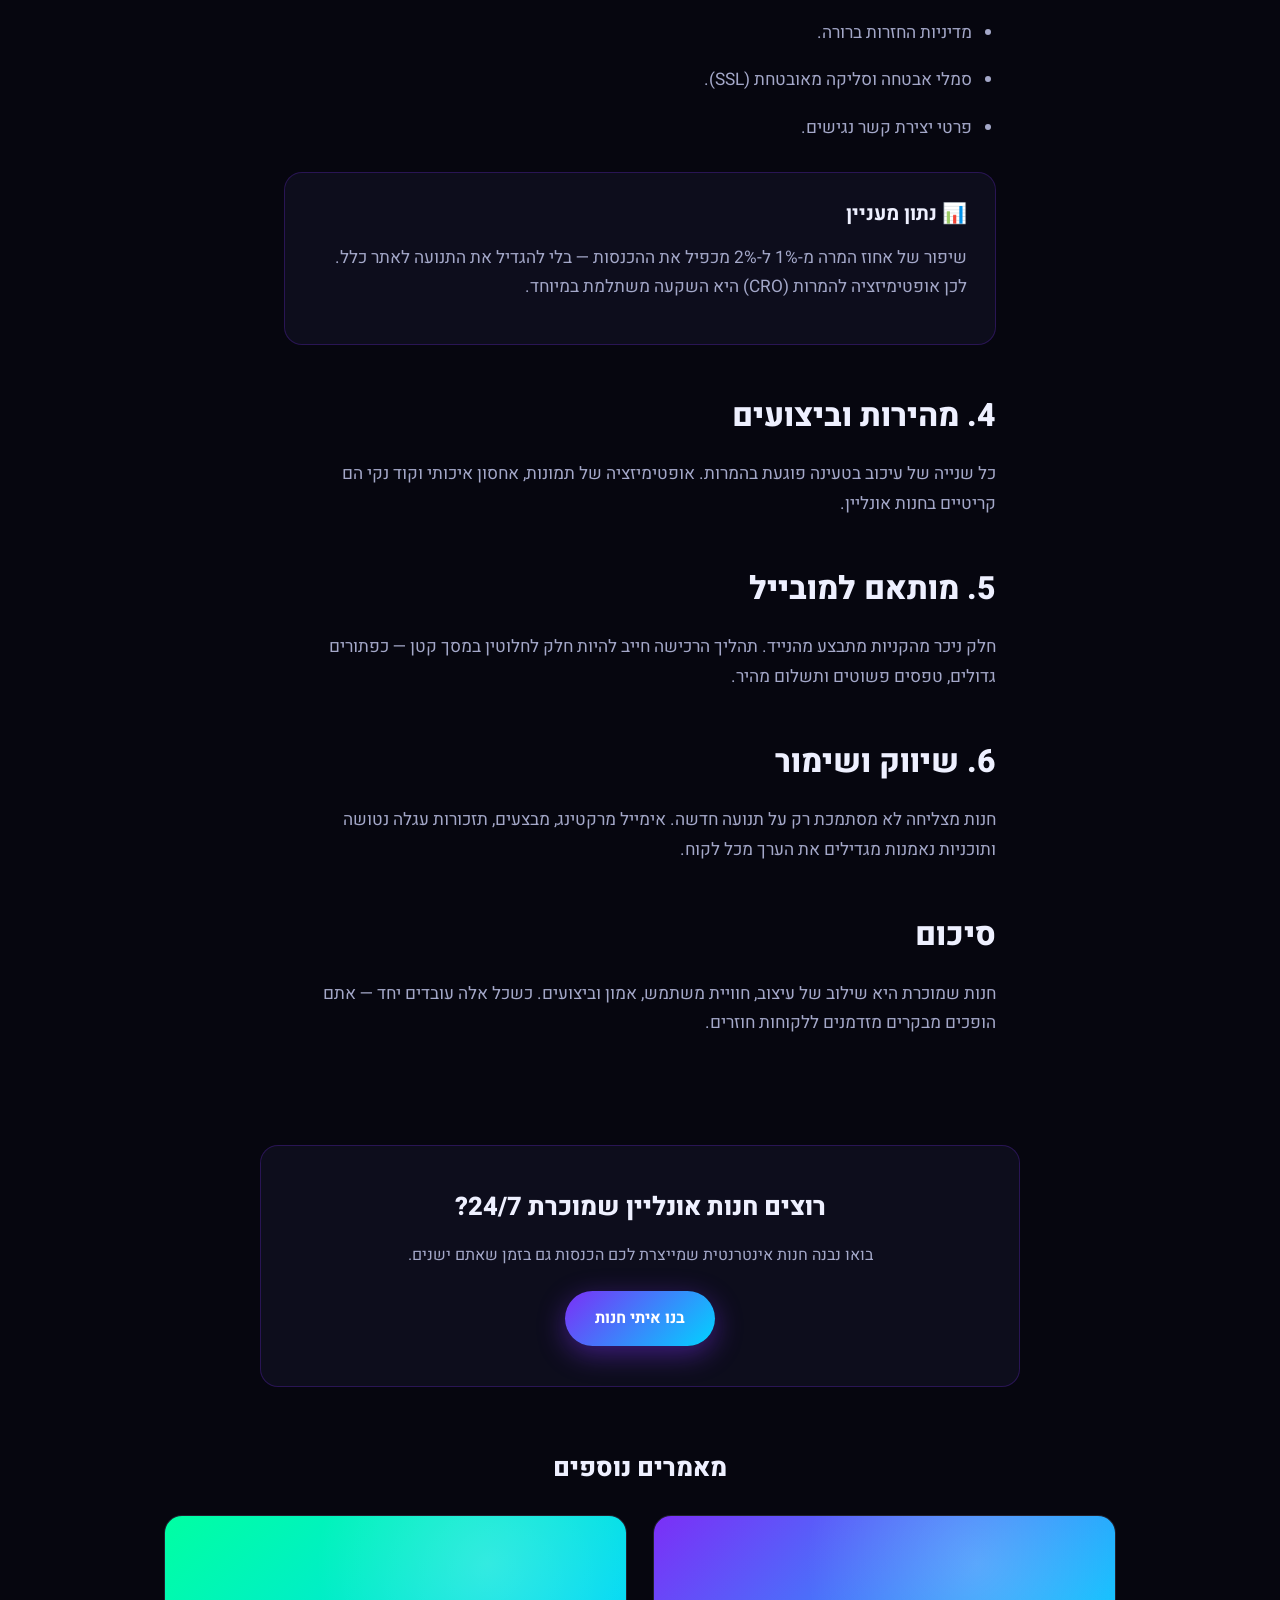
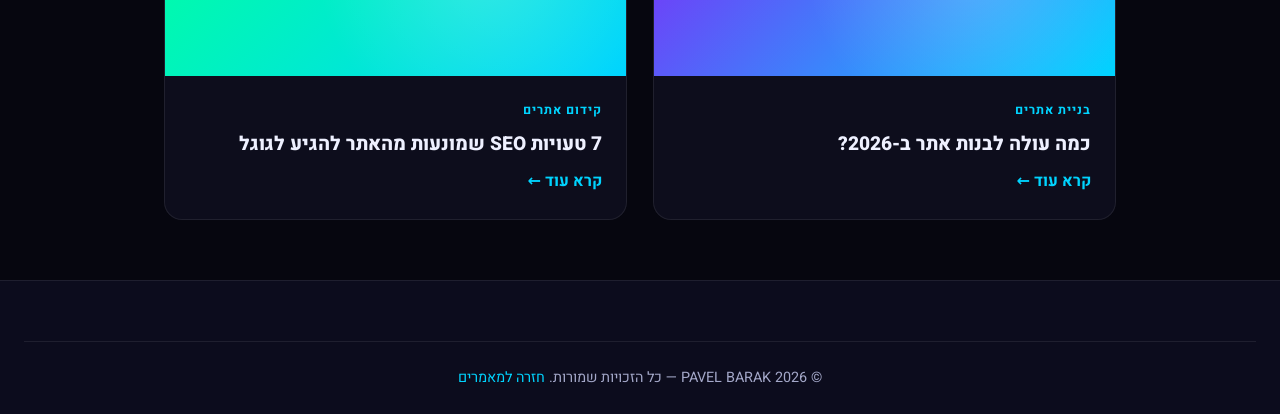
<file: article-ecommerce.html>
<!DOCTYPE html>
<html lang="he" dir="rtl">
<head>
    <meta charset="UTF-8">
    <meta name="viewport" content="width=device-width, initial-scale=1.0">
    <meta name="theme-color" content="#0a0a1a">
    <title>איך לבנות חנות אינטרנטית שמוכרת — מדריך מעשי | PAVEL BARAK</title>
    <meta name="description" content="מדריך מעשי לבניית חנות אינטרנטית שמוכרת: מבנה עמוד מוצר, תהליך רכישה חלק, בניית אמון ואופטימיזציה להמרות.">
    <meta name="keywords" content="חנות אינטרנטית, מסחר אלקטרוני, איך לבנות חנות אונליין, אופטימיזציה להמרות, עמוד מוצר, מכירות אונליין">
    <meta name="robots" content="index, follow">
    <link rel="canonical" href="https://www.pavelbarak.co.il/article-ecommerce.html">
    <meta property="og:type" content="article">
    <meta property="og:locale" content="he_IL">
    <meta property="og:title" content="איך לבנות חנות אינטרנטית שמוכרת — מדריך מעשי">
    <link rel="preconnect" href="https://fonts.googleapis.com">
    <link rel="preconnect" href="https://fonts.gstatic.com" crossorigin>
    <link href="https://fonts.googleapis.com/css2?family=Heebo:wght@300;400;500;700;800;900&family=Orbitron:wght@500;700;900&display=swap" rel="stylesheet">
    <link rel="stylesheet" href="css/style.css">
    <script type="application/ld+json">
    {
      "@context": "https://schema.org",
      "@type": "Article",
      "headline": "איך לבנות חנות אינטרנטית שמוכרת — מדריך מעשי",
      "author": { "@type": "Person", "name": "Pavel Barak" },
      "publisher": { "@type": "Organization", "name": "PAVEL BARAK" },
      "datePublished": "2026-03-05",
      "inLanguage": "he-IL"
    }
    </script>
</head>
<body>
    <a href="#main-content" class="skip-link">דלג לתוכן הראשי</a>
    <div class="bg-glow" aria-hidden="true"></div>

    <header class="header scrolled" id="header">
        <nav class="nav" aria-label="ניווט ראשי">
            <a href="index.html" class="logo" aria-label="PAVEL BARAK דף הבית">
                <span class="logo-mark">PB</span>
                <span class="logo-text">PAVEL BARAK</span>
            </a>
            <ul class="nav-menu" id="navMenu">
                <li><a href="index.html#services">שירותים</a></li>
                <li><a href="index.html#articles">מאמרים</a></li>
                <li><a href="index.html#contact" class="nav-cta">צור קשר</a></li>
            </ul>
        </nav>
    </header>

    <main id="main-content">
        <div class="page-hero">
            <span class="article-tag">מסחר אלקטרוני</span>
            <h1>איך לבנות חנות אינטרנטית שמוכרת — מדריך מעשי</h1>
            <div class="page-meta">
                <span>✍️ פבל ברק</span>
                <span>🕒 8 דקות קריאה</span>
                <span>📅 מרץ 2026</span>
            </div>
        </div>

        <div class="page-banner" style="--c1:#00ffa3;--c2:#00d4ff;" aria-hidden="true">
            <span class="banner-label">SHOP</span>
        </div>

        <article class="article-content">
            <p>חנות אינטרנטית יפה היא רק חצי מהסיפור. המטרה האמיתית היא להפוך מבקרים לקונים. ההבדל בין חנות שמוכרת לחנות שלא טמון בעשרות החלטות קטנות לאורך מסע הלקוח. הנה המרכיבים שחייבים לקבל תשומת לב.</p>

            <h2>1. עמוד מוצר שמוכר</h2>
            <p>עמוד המוצר הוא נקודת ההכרעה. הוא צריך לכלול:</p>
            <ul>
                <li><strong>תמונות איכותיות</strong> ממספר זוויות, רצוי גם בהקשר שימוש.</li>
                <li><strong>תיאור משכנע</strong> שמדגיש תועלות ולא רק מאפיינים טכניים.</li>
                <li><strong>מחיר ברור</strong> וכפתור "הוסף לעגלה" בולט.</li>
                <li><strong>חיווי מלאי ומשלוח</strong> כדי להסיר חוסר ודאות.</li>
            </ul>

            <h2>2. תהליך רכישה (Checkout) חלק</h2>
            <p>נטישת עגלה היא אויב מספר אחת. ככל שתהליך הרכישה קצר ופשוט יותר — כך יותר לקוחות יסיימו אותו. אפשרו רכישה כאורח, צמצמו שדות מיותרים, והציגו את כל העלויות מראש ללא הפתעות.</p>

            <h2>3. בניית אמון</h2>
            <p>קונים אונליין רוצים להרגיש בטוחים. חזקו אמון באמצעות:</p>
            <ul>
                <li>חוות דעת וביקורות אמיתיות של לקוחות.</li>
                <li>מדיניות החזרות ברורה.</li>
                <li>סמלי אבטחה וסליקה מאובטחת (SSL).</li>
                <li>פרטי יצירת קשר נגישים.</li>
            </ul>

            <div class="key-box">
                <h3>📊 נתון מעניין</h3>
                <p>שיפור של אחוז המרה מ-1% ל-2% מכפיל את ההכנסות — בלי להגדיל את התנועה לאתר כלל. לכן אופטימיזציה להמרות (CRO) היא השקעה משתלמת במיוחד.</p>
            </div>

            <h2>4. מהירות וביצועים</h2>
            <p>כל שנייה של עיכוב בטעינה פוגעת בהמרות. אופטימיזציה של תמונות, אחסון איכותי וקוד נקי הם קריטיים בחנות אונליין.</p>

            <h2>5. מותאם למובייל</h2>
            <p>חלק ניכר מהקניות מתבצע מהנייד. תהליך הרכישה חייב להיות חלק לחלוטין במסך קטן — כפתורים גדולים, טפסים פשוטים ותשלום מהיר.</p>

            <h2>6. שיווק ושימור</h2>
            <p>חנות מצליחה לא מסתמכת רק על תנועה חדשה. אימייל מרקטינג, מבצעים, תזכורות עגלה נטושה ותוכניות נאמנות מגדילים את הערך מכל לקוח.</p>

            <h2>סיכום</h2>
            <p>חנות שמוכרת היא שילוב של עיצוב, חוויית משתמש, אמון וביצועים. כשכל אלה עובדים יחד — אתם הופכים מבקרים מזדמנים ללקוחות חוזרים.</p>
        </article>

        <div class="page-cta">
            <h2>רוצים חנות אונליין שמוכרת 24/7?</h2>
            <p>בואו נבנה חנות אינטרנטית שמייצרת לכם הכנסות גם בזמן שאתם ישנים.</p>
            <a href="index.html#contact" class="btn btn-primary">בנו איתי חנות</a>
        </div>

        <section class="related">
            <h2>מאמרים נוספים</h2>
            <div class="articles-grid">
                <article class="article-card">
                    <div class="article-img" style="--c1:#7b2ff7;--c2:#00d4ff;" aria-hidden="true"></div>
                    <div class="article-body">
                        <span class="article-tag">בניית אתרים</span>
                        <h3>כמה עולה לבנות אתר ב-2026?</h3>
                        <a href="article-pricing.html" class="article-link">קרא עוד ←</a>
                    </div>
                </article>
                <article class="article-card">
                    <div class="article-img" style="--c1:#00ffa3;--c2:#00d4ff;" aria-hidden="true"></div>
                    <div class="article-body">
                        <span class="article-tag">קידום אתרים</span>
                        <h3>7 טעויות SEO שמונעות מהאתר להגיע לגוגל</h3>
                        <a href="article-seo-mistakes.html" class="article-link">קרא עוד ←</a>
                    </div>
                </article>
            </div>
        </section>
    </main>

    <footer class="footer">
        <div class="footer-bottom">
            <p>© <span id="year"></span> PAVEL BARAK — כל הזכויות שמורות.
                <a href="index.html#articles" style="color:var(--primary-2)">חזרה למאמרים</a></p>
        </div>
    </footer>

    <a href="https://wa.me/972528388022" class="whatsapp-float" target="_blank" rel="noopener" aria-label="צור קשר בוואטסאפ">
        <svg viewBox="0 0 24 24" width="30" height="30" aria-hidden="true" fill="currentColor"><path d="M.057 24l1.687-6.163a11.867 11.867 0 01-1.587-5.946C.16 5.335 5.495 0 12.05 0a11.82 11.82 0 018.413 3.488 11.824 11.824 0 013.48 8.414c-.003 6.557-5.338 11.892-11.893 11.892a11.9 11.9 0 01-5.688-1.448L.057 24zm6.597-3.807c1.676.995 3.276 1.591 5.392 1.592 5.448 0 9.886-4.434 9.889-9.885.002-5.462-4.415-9.89-9.881-9.892-5.452 0-9.887 4.434-9.889 9.884a9.86 9.86 0 001.51 5.26l-.999 3.648 3.978-1.607zm11.387-5.464c-.074-.124-.272-.198-.57-.347-.297-.149-1.758-.868-2.031-.967-.272-.099-.47-.149-.669.149-.198.297-.768.967-.941 1.165-.173.198-.347.223-.644.074-.297-.149-1.255-.462-2.39-1.475-.883-.788-1.48-1.761-1.653-2.059-.173-.297-.018-.458.13-.606.134-.133.297-.347.446-.521.151-.172.2-.296.3-.495.099-.198.05-.372-.025-.521-.075-.148-.669-1.611-.916-2.206-.242-.579-.487-.501-.669-.51l-.57-.01c-.198 0-.52.074-.792.372s-1.04 1.016-1.04 2.479 1.065 2.876 1.213 3.074c.149.198 2.095 3.2 5.076 4.487.709.306 1.263.489 1.694.626.712.226 1.36.194 1.872.118.571-.085 1.758-.719 2.006-1.413.248-.695.248-1.29.173-1.414z"/></svg>
    </a>

    <script src="js/main.js"></script>
</body>
</html>
</file>
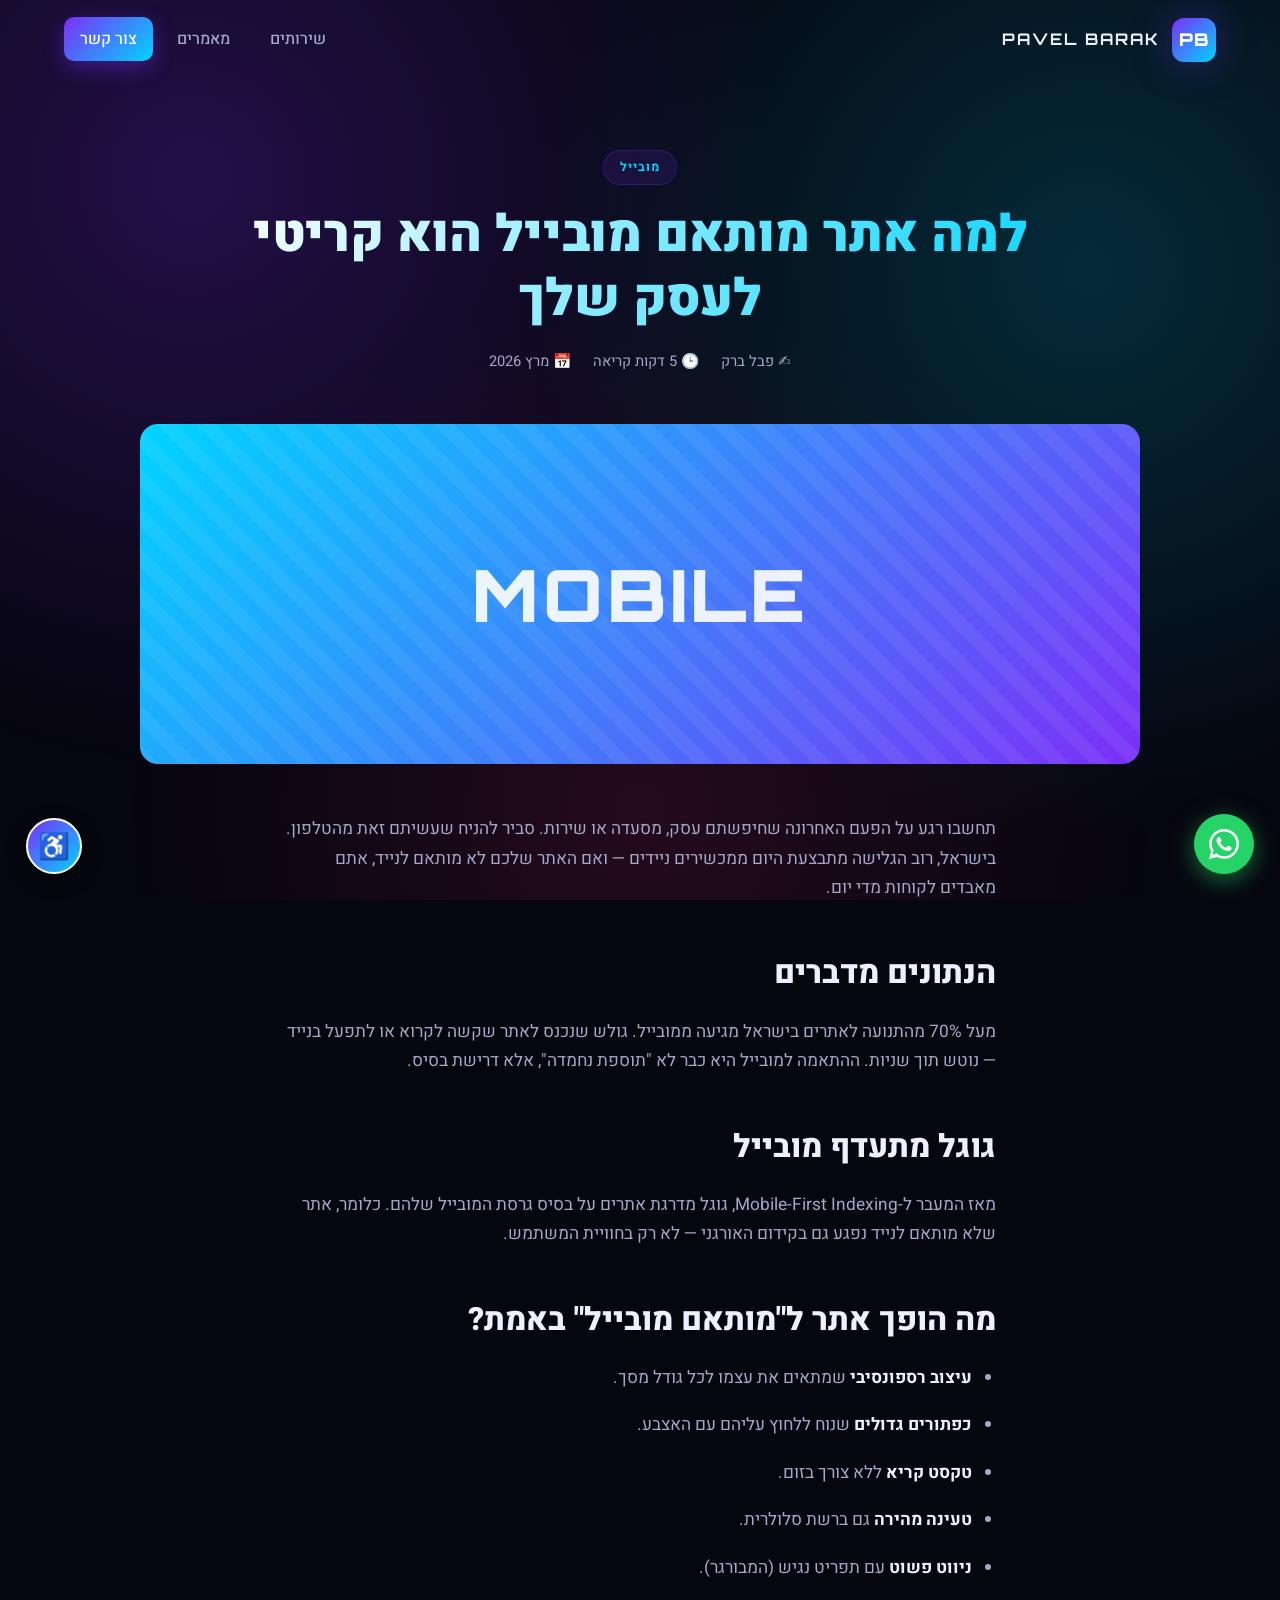
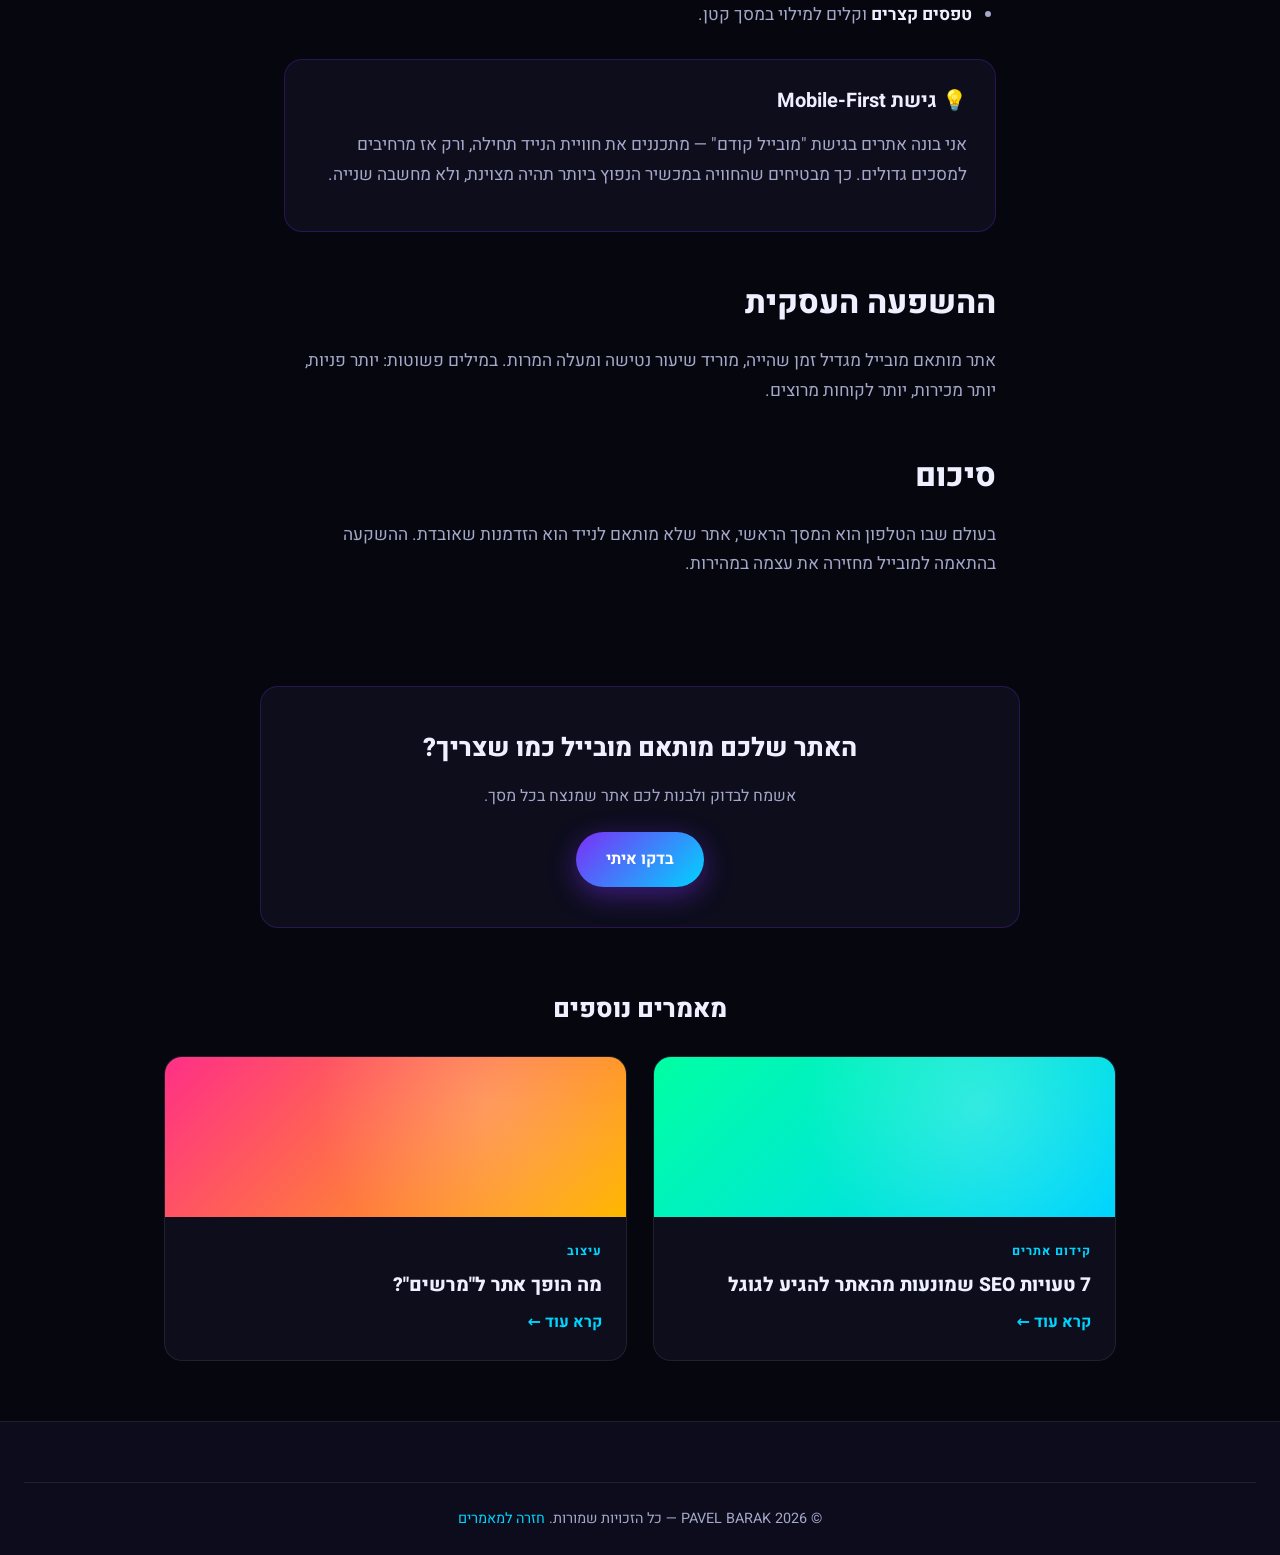
<file: article-mobile.html>
<!DOCTYPE html>
<html lang="he" dir="rtl">
<head>
    <meta charset="UTF-8">
    <meta name="viewport" content="width=device-width, initial-scale=1.0">
    <meta name="theme-color" content="#0a0a1a">
    <title>למה אתר מותאם מובייל הוא קריטי לעסק שלך | PAVEL BARAK</title>
    <meta name="description" content="מעל 70% מהגולשים בישראל מגיעים מהנייד. כך מוודאים שהאתר שלך מותאם מובייל ומנצח גם במסך הקטן.">
    <meta name="keywords" content="אתר מותאם מובייל, רספונסיבי, עיצוב רספונסיבי, אתר לנייד, mobile first, חוויית מובייל">
    <meta name="robots" content="index, follow">
    <link rel="canonical" href="https://www.pavelbarak.co.il/article-mobile.html">
    <meta property="og:type" content="article">
    <meta property="og:locale" content="he_IL">
    <meta property="og:title" content="למה אתר מותאם מובייל הוא קריטי לעסק שלך">
    <link rel="preconnect" href="https://fonts.googleapis.com">
    <link rel="preconnect" href="https://fonts.gstatic.com" crossorigin>
    <link href="https://fonts.googleapis.com/css2?family=Heebo:wght@300;400;500;700;800;900&family=Orbitron:wght@500;700;900&display=swap" rel="stylesheet">
    <link rel="stylesheet" href="css/style.css">
    <script type="application/ld+json">
    {
      "@context": "https://schema.org",
      "@type": "Article",
      "headline": "למה אתר מותאם מובייל הוא קריטי לעסק שלך",
      "author": { "@type": "Person", "name": "Pavel Barak" },
      "publisher": { "@type": "Organization", "name": "PAVEL BARAK" },
      "datePublished": "2026-03-22",
      "inLanguage": "he-IL"
    }
    </script>
</head>
<body>
    <a href="#main-content" class="skip-link">דלג לתוכן הראשי</a>
    <div class="bg-glow" aria-hidden="true"></div>

    <header class="header scrolled" id="header">
        <nav class="nav" aria-label="ניווט ראשי">
            <a href="index.html" class="logo" aria-label="PAVEL BARAK דף הבית">
                <span class="logo-mark">PB</span>
                <span class="logo-text">PAVEL BARAK</span>
            </a>
            <ul class="nav-menu" id="navMenu">
                <li><a href="index.html#services">שירותים</a></li>
                <li><a href="index.html#articles">מאמרים</a></li>
                <li><a href="index.html#contact" class="nav-cta">צור קשר</a></li>
            </ul>
        </nav>
    </header>

    <main id="main-content">
        <div class="page-hero">
            <span class="article-tag">מובייל</span>
            <h1>למה אתר מותאם מובייל הוא קריטי לעסק שלך</h1>
            <div class="page-meta">
                <span>✍️ פבל ברק</span>
                <span>🕒 5 דקות קריאה</span>
                <span>📅 מרץ 2026</span>
            </div>
        </div>

        <div class="page-banner" style="--c1:#00d4ff;--c2:#7b2ff7;" aria-hidden="true">
            <span class="banner-label">MOBILE</span>
        </div>

        <article class="article-content">
            <p>תחשבו רגע על הפעם האחרונה שחיפשתם עסק, מסעדה או שירות. סביר להניח שעשיתם זאת מהטלפון. בישראל, רוב הגלישה מתבצעת היום ממכשירים ניידים — ואם האתר שלכם לא מותאם לנייד, אתם מאבדים לקוחות מדי יום.</p>

            <h2>הנתונים מדברים</h2>
            <p>מעל 70% מהתנועה לאתרים בישראל מגיעה ממובייל. גולש שנכנס לאתר שקשה לקרוא או לתפעל בנייד — נוטש תוך שניות. ההתאמה למובייל היא כבר לא "תוספת נחמדה", אלא דרישת בסיס.</p>

            <h2>גוגל מתעדף מובייל</h2>
            <p>מאז המעבר ל-Mobile-First Indexing, גוגל מדרגת אתרים על בסיס גרסת המובייל שלהם. כלומר, אתר שלא מותאם לנייד נפגע גם בקידום האורגני — לא רק בחוויית המשתמש.</p>

            <h2>מה הופך אתר ל"מותאם מובייל" באמת?</h2>
            <ul>
                <li><strong>עיצוב רספונסיבי</strong> שמתאים את עצמו לכל גודל מסך.</li>
                <li><strong>כפתורים גדולים</strong> שנוח ללחוץ עליהם עם האצבע.</li>
                <li><strong>טקסט קריא</strong> ללא צורך בזום.</li>
                <li><strong>טעינה מהירה</strong> גם ברשת סלולרית.</li>
                <li><strong>ניווט פשוט</strong> עם תפריט נגיש (המבורגר).</li>
                <li><strong>טפסים קצרים</strong> וקלים למילוי במסך קטן.</li>
            </ul>

            <div class="key-box">
                <h3>💡 גישת Mobile-First</h3>
                <p>אני בונה אתרים בגישת "מובייל קודם" — מתכננים את חוויית הנייד תחילה, ורק אז מרחיבים למסכים גדולים. כך מבטיחים שהחוויה במכשיר הנפוץ ביותר תהיה מצוינת, ולא מחשבה שנייה.</p>
            </div>

            <h2>ההשפעה העסקית</h2>
            <p>אתר מותאם מובייל מגדיל זמן שהייה, מוריד שיעור נטישה ומעלה המרות. במילים פשוטות: יותר פניות, יותר מכירות, יותר לקוחות מרוצים.</p>

            <h2>סיכום</h2>
            <p>בעולם שבו הטלפון הוא המסך הראשי, אתר שלא מותאם לנייד הוא הזדמנות שאובדת. ההשקעה בהתאמה למובייל מחזירה את עצמה במהירות.</p>
        </article>

        <div class="page-cta">
            <h2>האתר שלכם מותאם מובייל כמו שצריך?</h2>
            <p>אשמח לבדוק ולבנות לכם אתר שמנצח בכל מסך.</p>
            <a href="index.html#contact" class="btn btn-primary">בדקו איתי</a>
        </div>

        <section class="related">
            <h2>מאמרים נוספים</h2>
            <div class="articles-grid">
                <article class="article-card">
                    <div class="article-img" style="--c1:#00ffa3;--c2:#00d4ff;" aria-hidden="true"></div>
                    <div class="article-body">
                        <span class="article-tag">קידום אתרים</span>
                        <h3>7 טעויות SEO שמונעות מהאתר להגיע לגוגל</h3>
                        <a href="article-seo-mistakes.html" class="article-link">קרא עוד ←</a>
                    </div>
                </article>
                <article class="article-card">
                    <div class="article-img" style="--c1:#ff2f87;--c2:#ffb800;" aria-hidden="true"></div>
                    <div class="article-body">
                        <span class="article-tag">עיצוב</span>
                        <h3>מה הופך אתר ל"מרשים"?</h3>
                        <a href="article-design-principles.html" class="article-link">קרא עוד ←</a>
                    </div>
                </article>
            </div>
        </section>
    </main>

    <footer class="footer">
        <div class="footer-bottom">
            <p>© <span id="year"></span> PAVEL BARAK — כל הזכויות שמורות.
                <a href="index.html#articles" style="color:var(--primary-2)">חזרה למאמרים</a></p>
        </div>
    </footer>

    <a href="https://wa.me/972528388022" class="whatsapp-float" target="_blank" rel="noopener" aria-label="צור קשר בוואטסאפ">
        <svg viewBox="0 0 24 24" width="30" height="30" aria-hidden="true" fill="currentColor"><path d="M.057 24l1.687-6.163a11.867 11.867 0 01-1.587-5.946C.16 5.335 5.495 0 12.05 0a11.82 11.82 0 018.413 3.488 11.824 11.824 0 013.48 8.414c-.003 6.557-5.338 11.892-11.893 11.892a11.9 11.9 0 01-5.688-1.448L.057 24zm6.597-3.807c1.676.995 3.276 1.591 5.392 1.592 5.448 0 9.886-4.434 9.889-9.885.002-5.462-4.415-9.89-9.881-9.892-5.452 0-9.887 4.434-9.889 9.884a9.86 9.86 0 001.51 5.26l-.999 3.648 3.978-1.607zm11.387-5.464c-.074-.124-.272-.198-.57-.347-.297-.149-1.758-.868-2.031-.967-.272-.099-.47-.149-.669.149-.198.297-.768.967-.941 1.165-.173.198-.347.223-.644.074-.297-.149-1.255-.462-2.39-1.475-.883-.788-1.48-1.761-1.653-2.059-.173-.297-.018-.458.13-.606.134-.133.297-.347.446-.521.151-.172.2-.296.3-.495.099-.198.05-.372-.025-.521-.075-.148-.669-1.611-.916-2.206-.242-.579-.487-.501-.669-.51l-.57-.01c-.198 0-.52.074-.792.372s-1.04 1.016-1.04 2.479 1.065 2.876 1.213 3.074c.149.198 2.095 3.2 5.076 4.487.709.306 1.263.489 1.694.626.712.226 1.36.194 1.872.118.571-.085 1.758-.719 2.006-1.413.248-.695.248-1.29.173-1.414z"/></svg>
    </a>

    <script src="js/main.js"></script>
</body>
</html>
</file>
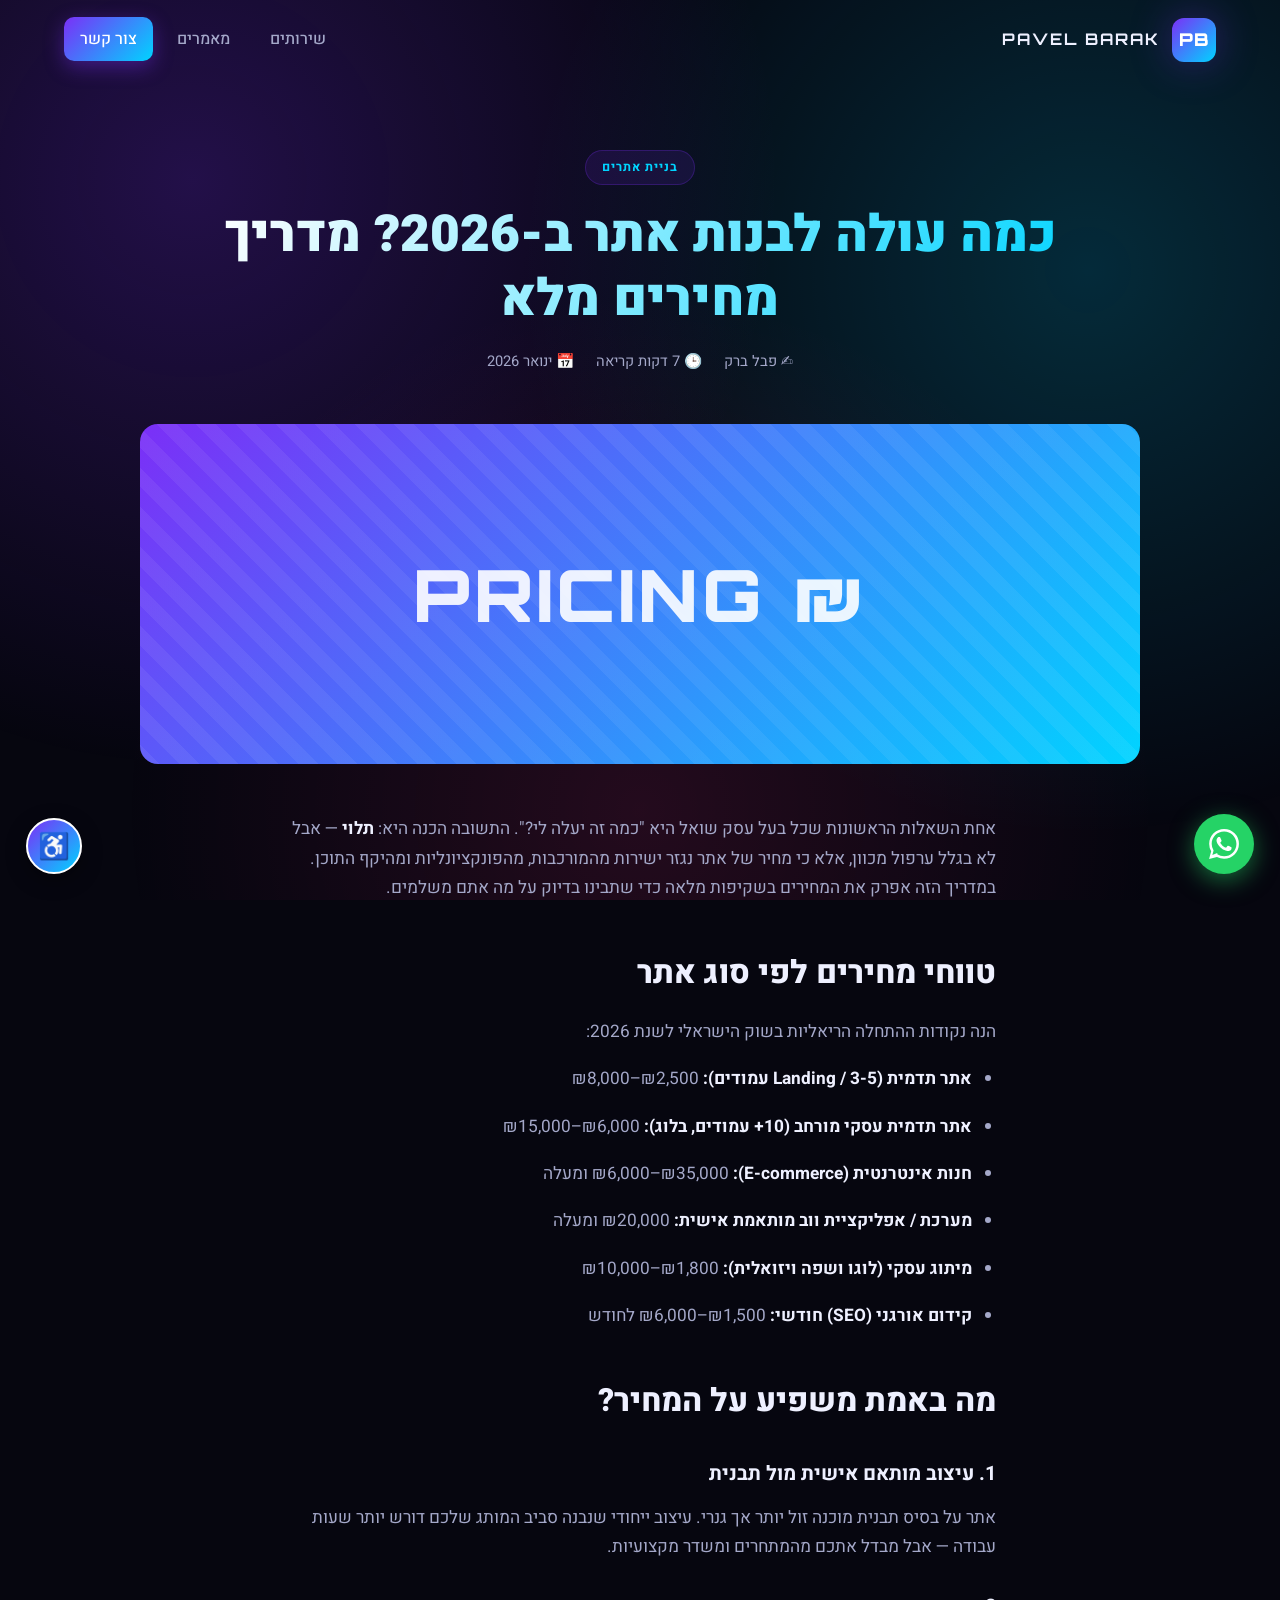
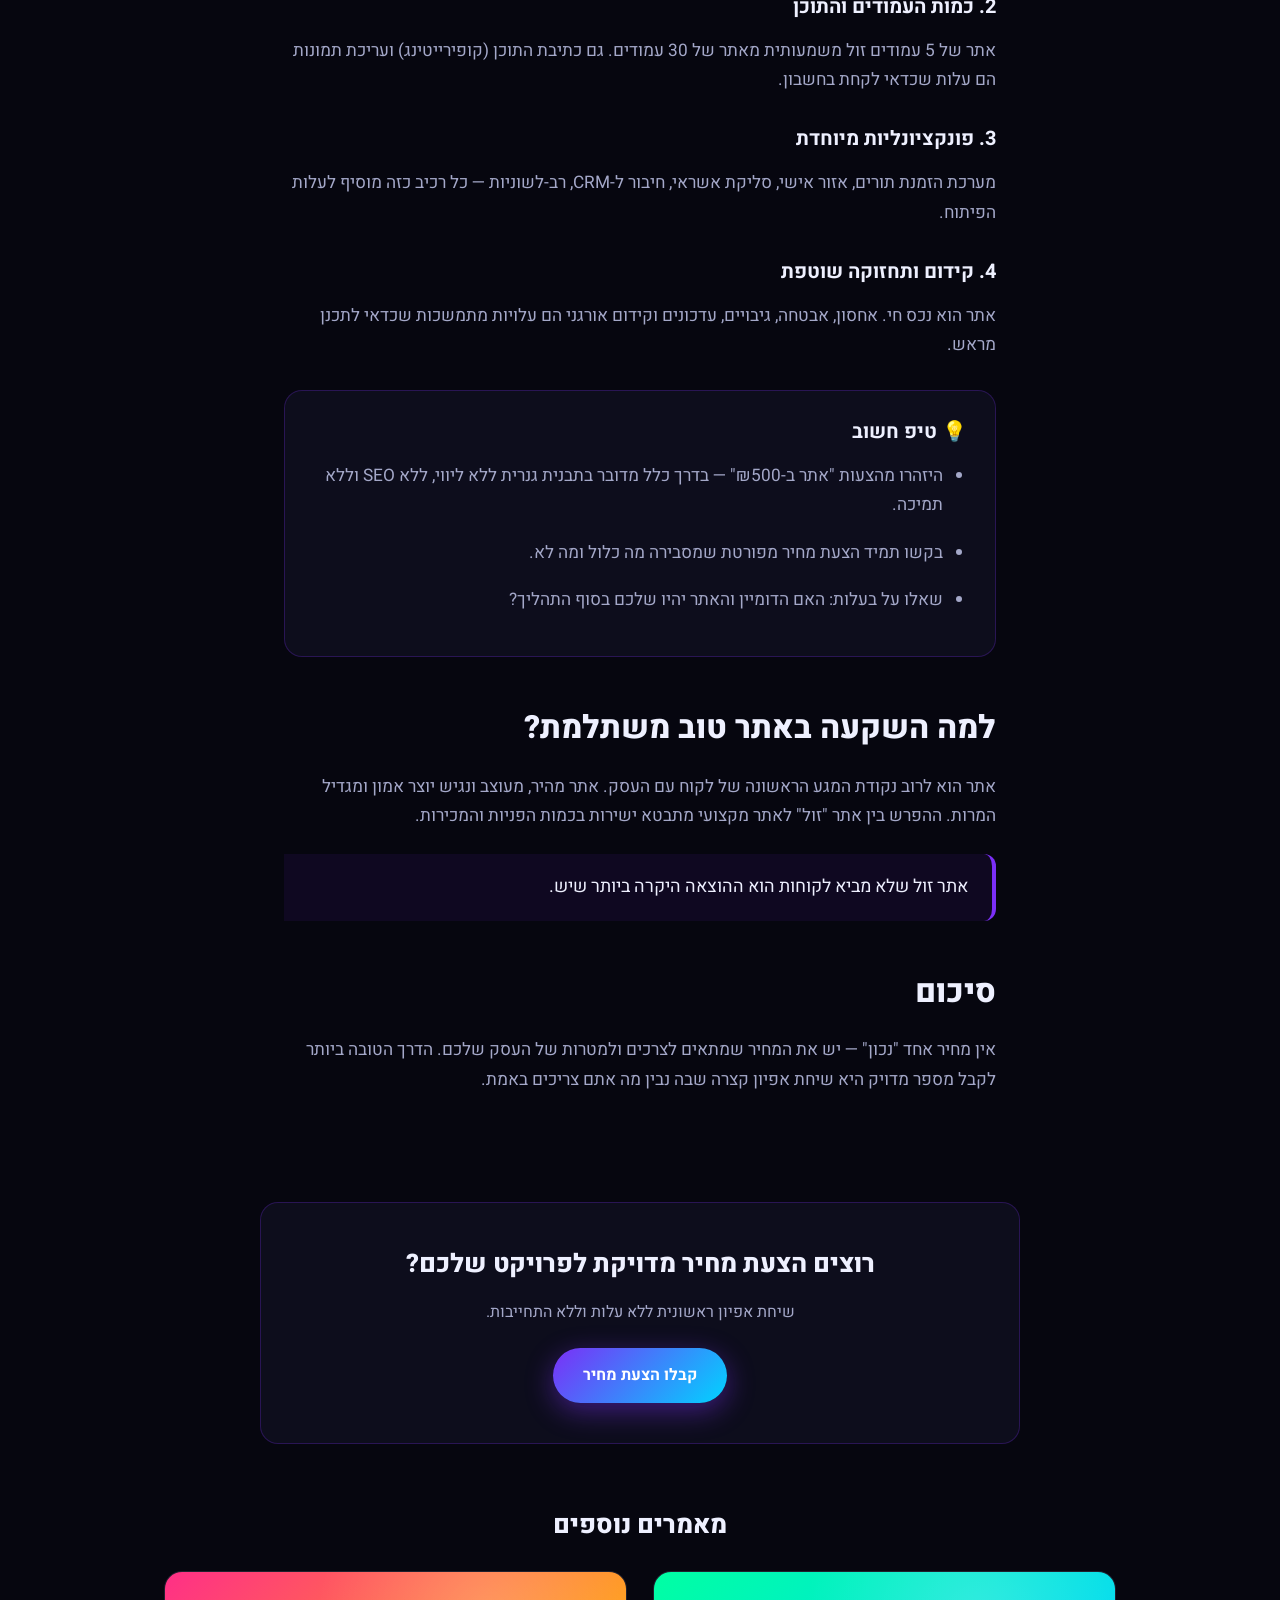
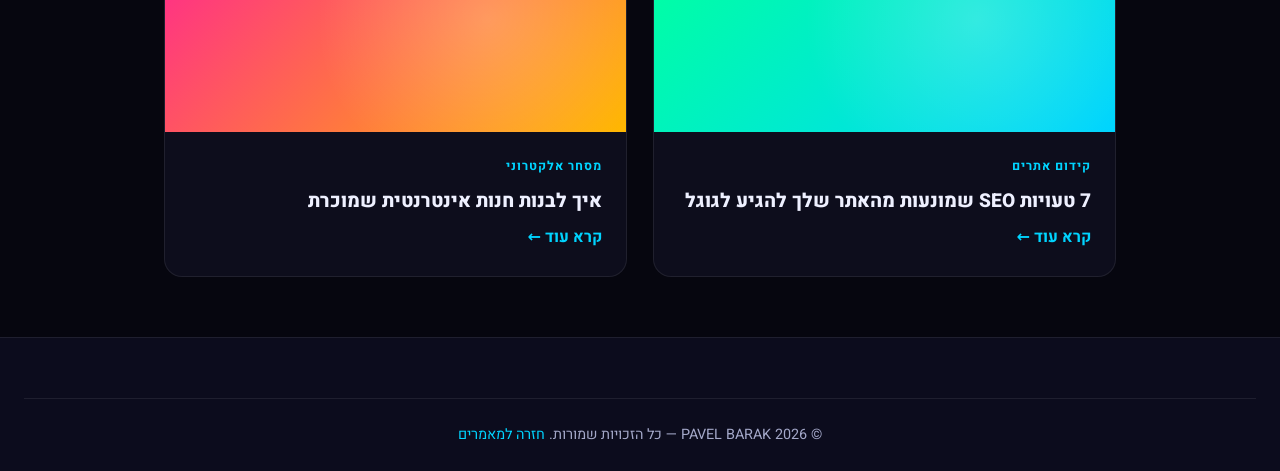
<file: article-pricing.html>
<!DOCTYPE html>
<html lang="he" dir="rtl">
<head>
    <meta charset="UTF-8">
    <meta name="viewport" content="width=device-width, initial-scale=1.0">
    <meta name="theme-color" content="#0a0a1a">
    <title>כמה עולה לבנות אתר ב-2026? מדריך מחירים מלא | PAVEL BARAK</title>
    <meta name="description" content="מדריך מחירים שקוף לבניית אתר ב-2026: כמה עולה אתר תדמית, חנות אינטרנטית, מיתוג וקידום אתרים, ומה באמת משפיע על המחיר.">
    <meta name="keywords" content="כמה עולה לבנות אתר, מחיר בניית אתר, עלות אתר תדמית, מחיר חנות אינטרנטית, מחירון בניית אתרים 2026">
    <meta name="robots" content="index, follow">
    <link rel="canonical" href="https://www.pavelbarak.co.il/article-pricing.html">
    <meta property="og:type" content="article">
    <meta property="og:locale" content="he_IL">
    <meta property="og:title" content="כמה עולה לבנות אתר ב-2026? מדריך מחירים מלא">
    <meta property="og:description" content="מדריך מחירים שקוף לבניית אתר תדמית, חנות אינטרנטית, מיתוג וקידום אתרים.">
    <link rel="preconnect" href="https://fonts.googleapis.com">
    <link rel="preconnect" href="https://fonts.gstatic.com" crossorigin>
    <link href="https://fonts.googleapis.com/css2?family=Heebo:wght@300;400;500;700;800;900&family=Orbitron:wght@500;700;900&display=swap" rel="stylesheet">
    <link rel="stylesheet" href="css/style.css">
    <script type="application/ld+json">
    {
      "@context": "https://schema.org",
      "@type": "Article",
      "headline": "כמה עולה לבנות אתר ב-2026? מדריך מחירים מלא",
      "author": { "@type": "Person", "name": "Pavel Barak" },
      "publisher": { "@type": "Organization", "name": "PAVEL BARAK" },
      "datePublished": "2026-01-15",
      "inLanguage": "he-IL"
    }
    </script>
</head>
<body>
    <a href="#main-content" class="skip-link">דלג לתוכן הראשי</a>
    <div class="bg-glow" aria-hidden="true"></div>

    <header class="header scrolled" id="header">
        <nav class="nav" aria-label="ניווט ראשי">
            <a href="index.html" class="logo" aria-label="PAVEL BARAK דף הבית">
                <span class="logo-mark">PB</span>
                <span class="logo-text">PAVEL BARAK</span>
            </a>
            <ul class="nav-menu" id="navMenu">
                <li><a href="index.html#services">שירותים</a></li>
                <li><a href="index.html#articles">מאמרים</a></li>
                <li><a href="index.html#contact" class="nav-cta">צור קשר</a></li>
            </ul>
        </nav>
    </header>

    <main id="main-content">
        <div class="page-hero">
            <span class="article-tag">בניית אתרים</span>
            <h1>כמה עולה לבנות אתר ב-2026? מדריך מחירים מלא</h1>
            <div class="page-meta">
                <span>✍️ פבל ברק</span>
                <span>🕒 7 דקות קריאה</span>
                <span>📅 ינואר 2026</span>
            </div>
        </div>

        <div class="page-banner" style="--c1:#7b2ff7;--c2:#00d4ff;" aria-hidden="true">
            <span class="banner-label">₪ PRICING</span>
        </div>

        <article class="article-content">
            <p>אחת השאלות הראשונות שכל בעל עסק שואל היא "כמה זה יעלה לי?". התשובה הכנה היא: <strong>תלוי</strong> — אבל לא בגלל ערפול מכוון, אלא כי מחיר של אתר נגזר ישירות מהמורכבות, מהפונקציונליות ומהיקף התוכן. במדריך הזה אפרק את המחירים בשקיפות מלאה כדי שתבינו בדיוק על מה אתם משלמים.</p>

            <h2>טווחי מחירים לפי סוג אתר</h2>
            <p>הנה נקודות ההתחלה הריאליות בשוק הישראלי לשנת 2026:</p>
            <ul>
                <li><strong>אתר תדמית (Landing / 3-5 עמודים):</strong> ₪2,500–₪8,000</li>
                <li><strong>אתר תדמית עסקי מורחב (10+ עמודים, בלוג):</strong> ₪6,000–₪15,000</li>
                <li><strong>חנות אינטרנטית (E-commerce):</strong> ₪6,000–₪35,000 ומעלה</li>
                <li><strong>מערכת / אפליקציית ווב מותאמת אישית:</strong> ₪20,000 ומעלה</li>
                <li><strong>מיתוג עסקי (לוגו ושפה ויזואלית):</strong> ₪1,800–₪10,000</li>
                <li><strong>קידום אורגני (SEO) חודשי:</strong> ₪1,500–₪6,000 לחודש</li>
            </ul>

            <h2>מה באמת משפיע על המחיר?</h2>
            <h3>1. עיצוב מותאם אישית מול תבנית</h3>
            <p>אתר על בסיס תבנית מוכנה זול יותר אך גנרי. עיצוב ייחודי שנבנה סביב המותג שלכם דורש יותר שעות עבודה — אבל מבדל אתכם מהמתחרים ומשדר מקצועיות.</p>

            <h3>2. כמות העמודים והתוכן</h3>
            <p>אתר של 5 עמודים זול משמעותית מאתר של 30 עמודים. גם כתיבת התוכן (קופירייטינג) ועריכת תמונות הם עלות שכדאי לקחת בחשבון.</p>

            <h3>3. פונקציונליות מיוחדת</h3>
            <p>מערכת הזמנת תורים, אזור אישי, סליקת אשראי, חיבור ל-CRM, רב-לשוניות — כל רכיב כזה מוסיף לעלות הפיתוח.</p>

            <h3>4. קידום ותחזוקה שוטפת</h3>
            <p>אתר הוא נכס חי. אחסון, אבטחה, גיבויים, עדכונים וקידום אורגני הם עלויות מתמשכות שכדאי לתכנן מראש.</p>

            <div class="key-box">
                <h3>💡 טיפ חשוב</h3>
                <ul>
                    <li>היזהרו מהצעות "אתר ב-₪500" — בדרך כלל מדובר בתבנית גנרית ללא ליווי, ללא SEO וללא תמיכה.</li>
                    <li>בקשו תמיד הצעת מחיר מפורטת שמסבירה מה כלול ומה לא.</li>
                    <li>שאלו על בעלות: האם הדומיין והאתר יהיו שלכם בסוף התהליך?</li>
                </ul>
            </div>

            <h2>למה השקעה באתר טוב משתלמת?</h2>
            <p>אתר הוא לרוב נקודת המגע הראשונה של לקוח עם העסק. אתר מהיר, מעוצב ונגיש יוצר אמון ומגדיל המרות. ההפרש בין אתר "זול" לאתר מקצועי מתבטא ישירות בכמות הפניות והמכירות.</p>

            <blockquote>אתר זול שלא מביא לקוחות הוא ההוצאה היקרה ביותר שיש.</blockquote>

            <h2>סיכום</h2>
            <p>אין מחיר אחד "נכון" — יש את המחיר שמתאים לצרכים ולמטרות של העסק שלכם. הדרך הטובה ביותר לקבל מספר מדויק היא שיחת אפיון קצרה שבה נבין מה אתם צריכים באמת.</p>
        </article>

        <div class="page-cta">
            <h2>רוצים הצעת מחיר מדויקת לפרויקט שלכם?</h2>
            <p>שיחת אפיון ראשונית ללא עלות וללא התחייבות.</p>
            <a href="index.html#contact" class="btn btn-primary">קבלו הצעת מחיר</a>
        </div>

        <section class="related">
            <h2>מאמרים נוספים</h2>
            <div class="articles-grid">
                <article class="article-card">
                    <div class="article-img" style="--c1:#00ffa3;--c2:#00d4ff;" aria-hidden="true"></div>
                    <div class="article-body">
                        <span class="article-tag">קידום אתרים</span>
                        <h3>7 טעויות SEO שמונעות מהאתר שלך להגיע לגוגל</h3>
                        <a href="article-seo-mistakes.html" class="article-link">קרא עוד ←</a>
                    </div>
                </article>
                <article class="article-card">
                    <div class="article-img" style="--c1:#ff2f87;--c2:#ffb800;" aria-hidden="true"></div>
                    <div class="article-body">
                        <span class="article-tag">מסחר אלקטרוני</span>
                        <h3>איך לבנות חנות אינטרנטית שמוכרת</h3>
                        <a href="article-ecommerce.html" class="article-link">קרא עוד ←</a>
                    </div>
                </article>
            </div>
        </section>
    </main>

    <footer class="footer">
        <div class="footer-bottom">
            <p>© <span id="year"></span> PAVEL BARAK — כל הזכויות שמורות.
                <a href="index.html#articles" style="color:var(--primary-2)">חזרה למאמרים</a></p>
        </div>
    </footer>

    <a href="https://wa.me/972528388022" class="whatsapp-float" target="_blank" rel="noopener" aria-label="צור קשר בוואטסאפ">
        <svg viewBox="0 0 24 24" width="30" height="30" aria-hidden="true" fill="currentColor"><path d="M.057 24l1.687-6.163a11.867 11.867 0 01-1.587-5.946C.16 5.335 5.495 0 12.05 0a11.82 11.82 0 018.413 3.488 11.824 11.824 0 013.48 8.414c-.003 6.557-5.338 11.892-11.893 11.892a11.9 11.9 0 01-5.688-1.448L.057 24zm6.597-3.807c1.676.995 3.276 1.591 5.392 1.592 5.448 0 9.886-4.434 9.889-9.885.002-5.462-4.415-9.89-9.881-9.892-5.452 0-9.887 4.434-9.889 9.884a9.86 9.86 0 001.51 5.26l-.999 3.648 3.978-1.607zm11.387-5.464c-.074-.124-.272-.198-.57-.347-.297-.149-1.758-.868-2.031-.967-.272-.099-.47-.149-.669.149-.198.297-.768.967-.941 1.165-.173.198-.347.223-.644.074-.297-.149-1.255-.462-2.39-1.475-.883-.788-1.48-1.761-1.653-2.059-.173-.297-.018-.458.13-.606.134-.133.297-.347.446-.521.151-.172.2-.296.3-.495.099-.198.05-.372-.025-.521-.075-.148-.669-1.611-.916-2.206-.242-.579-.487-.501-.669-.51l-.57-.01c-.198 0-.52.074-.792.372s-1.04 1.016-1.04 2.479 1.065 2.876 1.213 3.074c.149.198 2.095 3.2 5.076 4.487.709.306 1.263.489 1.694.626.712.226 1.36.194 1.872.118.571-.085 1.758-.719 2.006-1.413.248-.695.248-1.29.173-1.414z"/></svg>
    </a>

    <script src="js/main.js"></script>
</body>
</html>
</file>
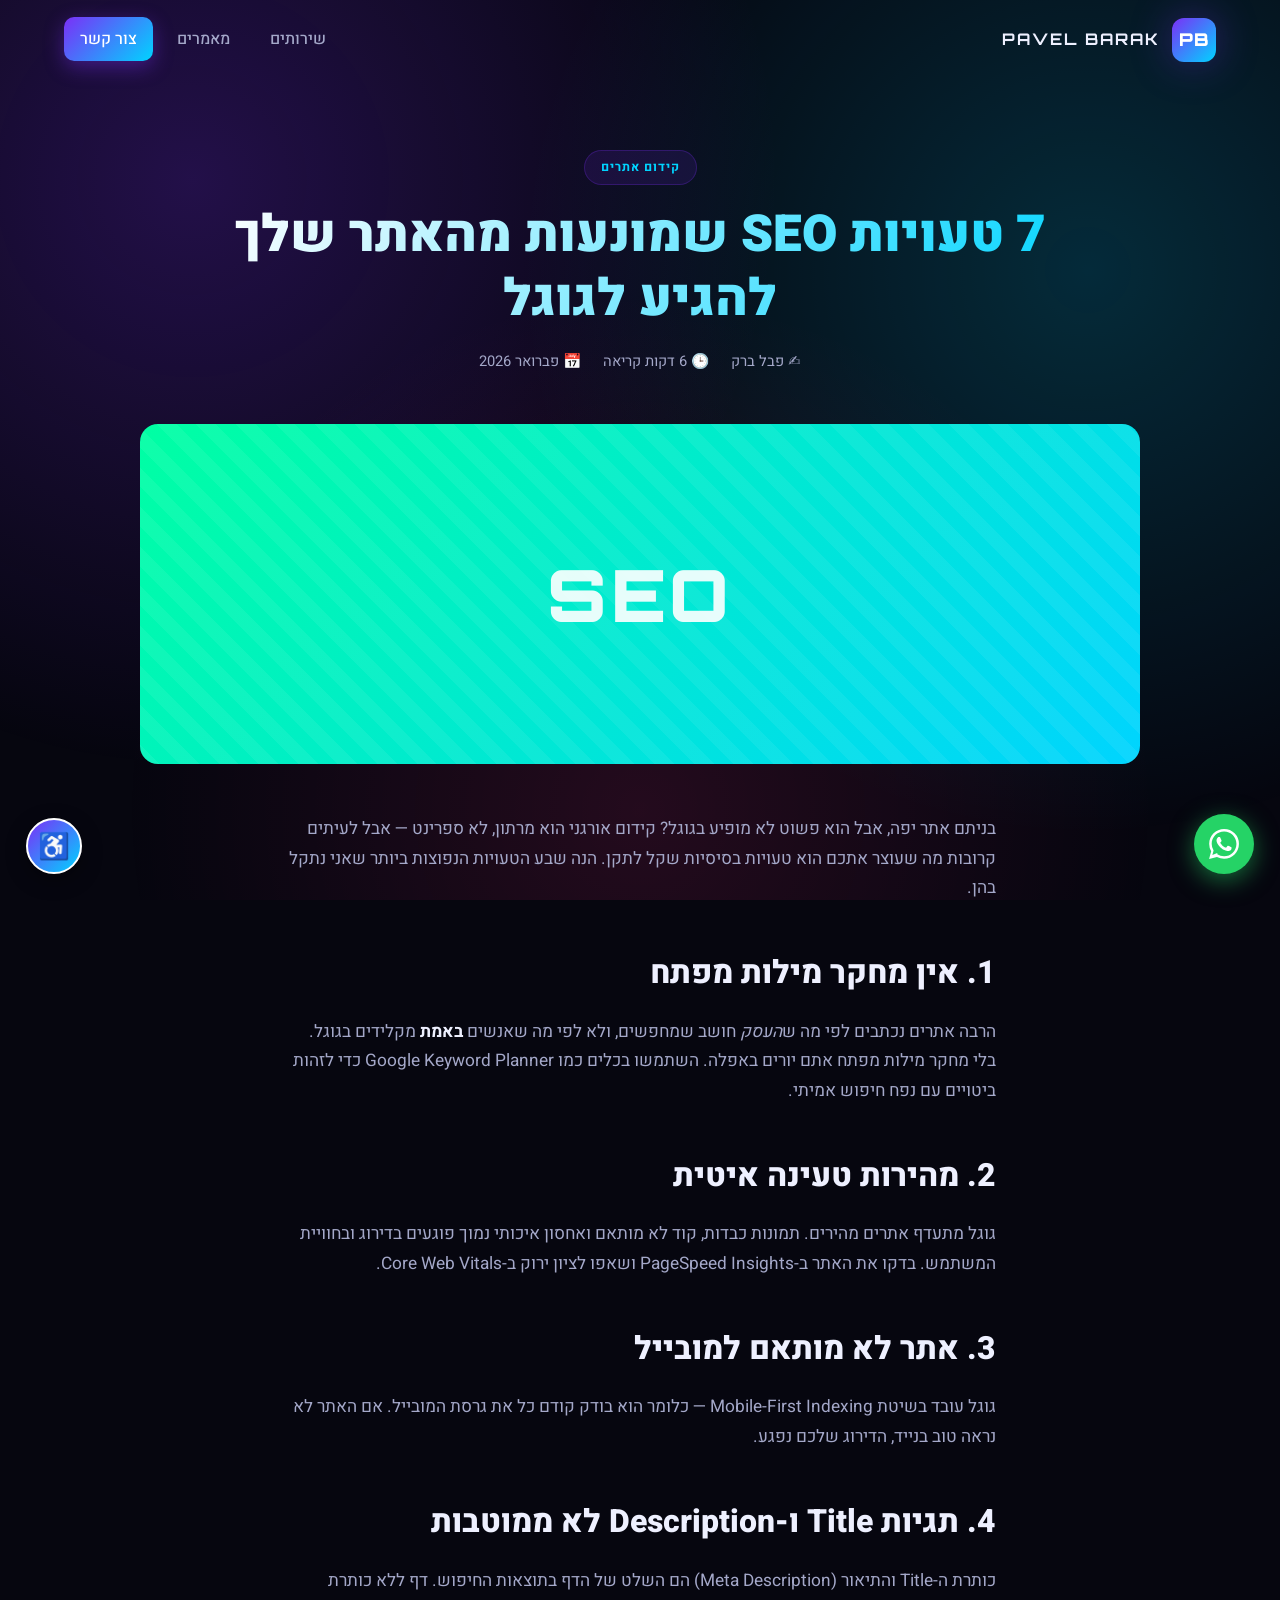
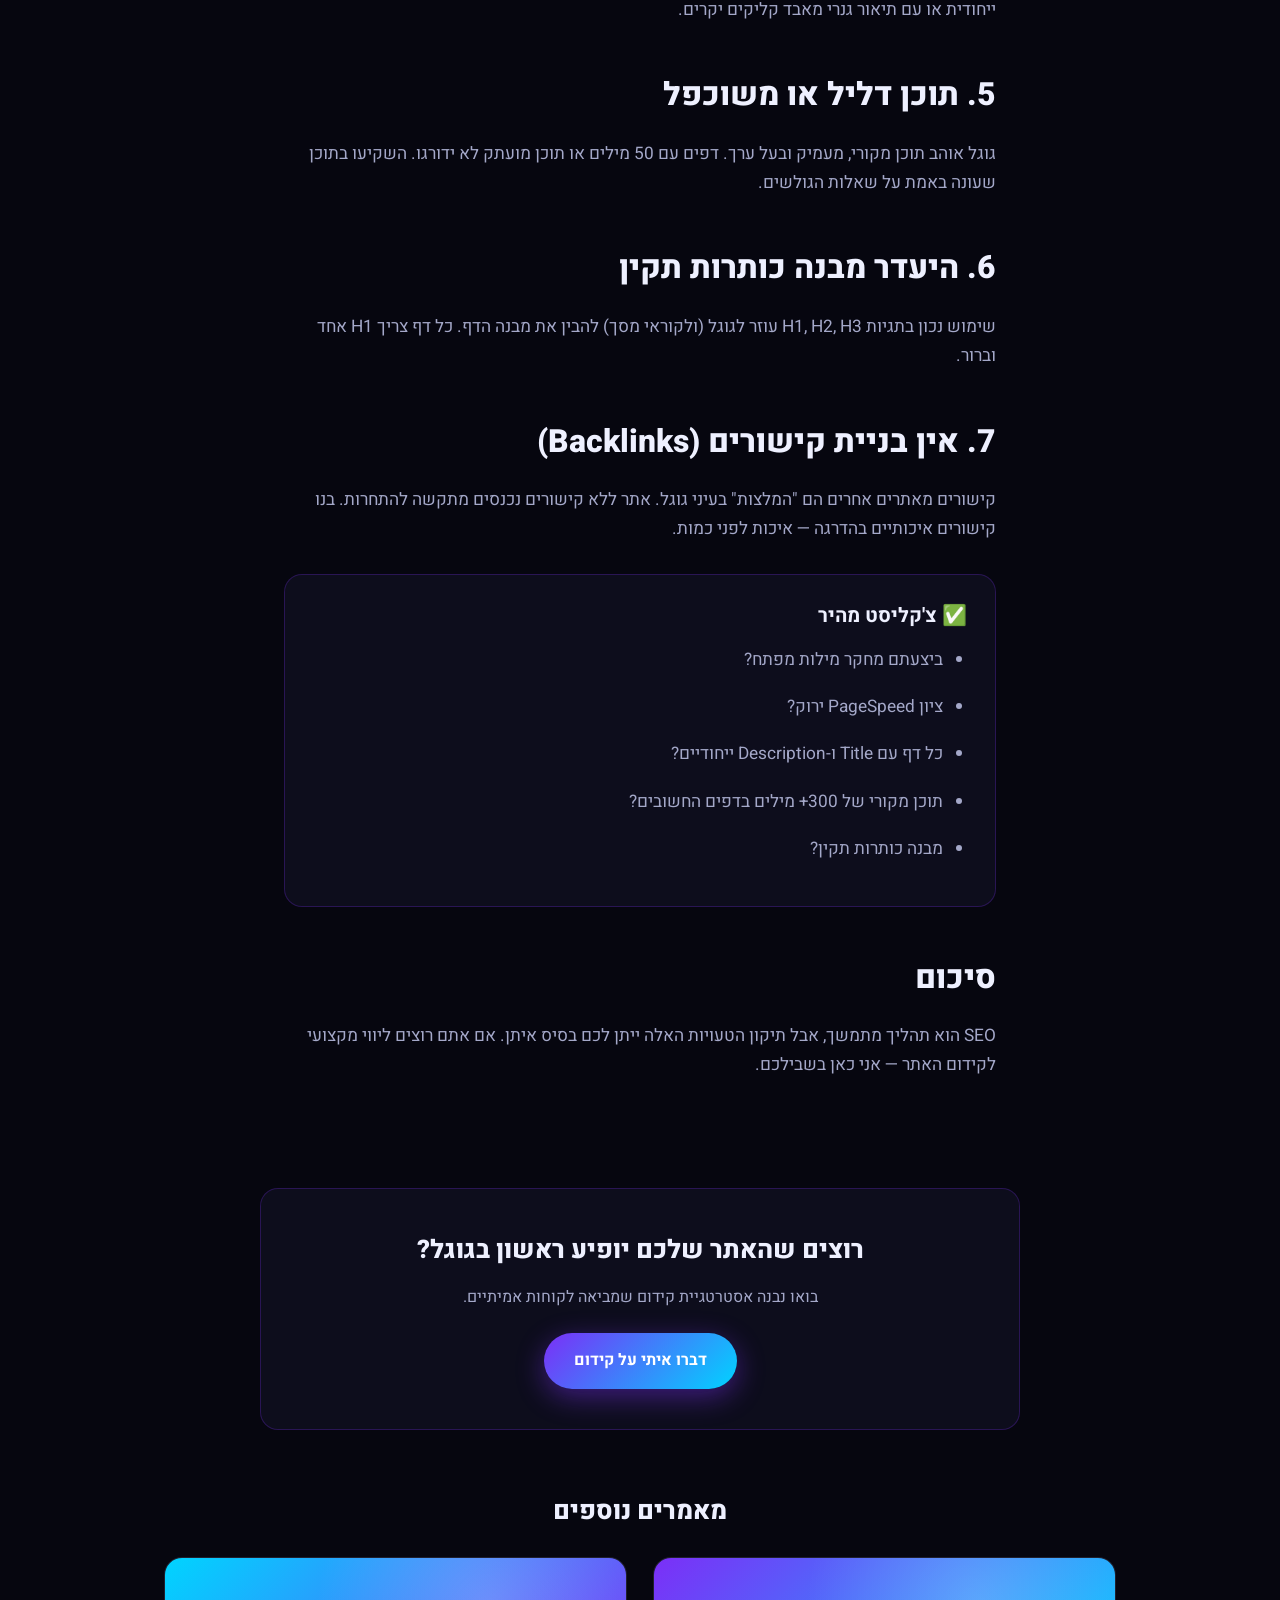
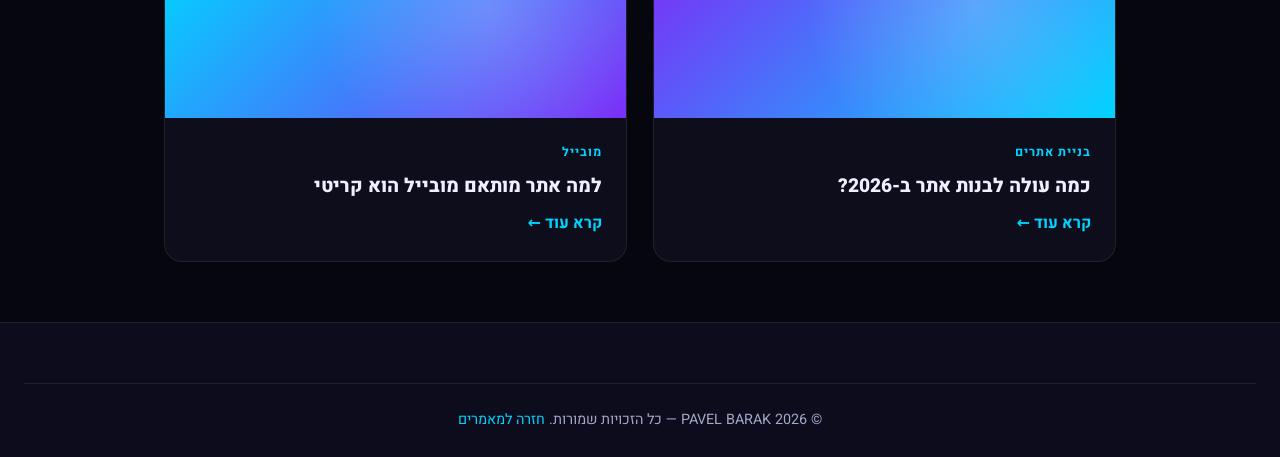
<file: article-seo-mistakes.html>
<!DOCTYPE html>
<html lang="he" dir="rtl">
<head>
    <meta charset="UTF-8">
    <meta name="viewport" content="width=device-width, initial-scale=1.0">
    <meta name="theme-color" content="#0a0a1a">
    <title>7 טעויות SEO שמונעות מהאתר שלך להגיע לגוגל | PAVEL BARAK</title>
    <meta name="description" content="7 הטעויות הנפוצות ביותר בקידום אורגני (SEO) שמונעות מהאתר שלך לטפס בגוגל — ואיך לתקן כל אחת מהן.">
    <meta name="keywords" content="טעויות SEO, קידום אתרים, קידום אורגני, איך להופיע בגוגל, מילות מפתח, אופטימיזציה לגוגל">
    <meta name="robots" content="index, follow">
    <link rel="canonical" href="https://www.pavelbarak.co.il/article-seo-mistakes.html">
    <meta property="og:type" content="article">
    <meta property="og:locale" content="he_IL">
    <meta property="og:title" content="7 טעויות SEO שמונעות מהאתר שלך להגיע לגוגל">
    <link rel="preconnect" href="https://fonts.googleapis.com">
    <link rel="preconnect" href="https://fonts.gstatic.com" crossorigin>
    <link href="https://fonts.googleapis.com/css2?family=Heebo:wght@300;400;500;700;800;900&family=Orbitron:wght@500;700;900&display=swap" rel="stylesheet">
    <link rel="stylesheet" href="css/style.css">
    <script type="application/ld+json">
    {
      "@context": "https://schema.org",
      "@type": "Article",
      "headline": "7 טעויות SEO שמונעות מהאתר שלך להגיע לגוגל",
      "author": { "@type": "Person", "name": "Pavel Barak" },
      "publisher": { "@type": "Organization", "name": "PAVEL BARAK" },
      "datePublished": "2026-02-03",
      "inLanguage": "he-IL"
    }
    </script>
</head>
<body>
    <a href="#main-content" class="skip-link">דלג לתוכן הראשי</a>
    <div class="bg-glow" aria-hidden="true"></div>

    <header class="header scrolled" id="header">
        <nav class="nav" aria-label="ניווט ראשי">
            <a href="index.html" class="logo" aria-label="PAVEL BARAK דף הבית">
                <span class="logo-mark">PB</span>
                <span class="logo-text">PAVEL BARAK</span>
            </a>
            <ul class="nav-menu" id="navMenu">
                <li><a href="index.html#services">שירותים</a></li>
                <li><a href="index.html#articles">מאמרים</a></li>
                <li><a href="index.html#contact" class="nav-cta">צור קשר</a></li>
            </ul>
        </nav>
    </header>

    <main id="main-content">
        <div class="page-hero">
            <span class="article-tag">קידום אתרים</span>
            <h1>7 טעויות SEO שמונעות מהאתר שלך להגיע לגוגל</h1>
            <div class="page-meta">
                <span>✍️ פבל ברק</span>
                <span>🕒 6 דקות קריאה</span>
                <span>📅 פברואר 2026</span>
            </div>
        </div>

        <div class="page-banner" style="--c1:#00ffa3;--c2:#00d4ff;" aria-hidden="true">
            <span class="banner-label">SEO</span>
        </div>

        <article class="article-content">
            <p>בניתם אתר יפה, אבל הוא פשוט לא מופיע בגוגל? קידום אורגני הוא מרתון, לא ספרינט — אבל לעיתים קרובות מה שעוצר אתכם הוא טעויות בסיסיות שקל לתקן. הנה שבע הטעויות הנפוצות ביותר שאני נתקל בהן.</p>

            <h2>1. אין מחקר מילות מפתח</h2>
            <p>הרבה אתרים נכתבים לפי מה ש<em>העסק</em> חושב שמחפשים, ולא לפי מה שאנשים <strong>באמת</strong> מקלידים בגוגל. בלי מחקר מילות מפתח אתם יורים באפלה. השתמשו בכלים כמו Google Keyword Planner כדי לזהות ביטויים עם נפח חיפוש אמיתי.</p>

            <h2>2. מהירות טעינה איטית</h2>
            <p>גוגל מתעדף אתרים מהירים. תמונות כבדות, קוד לא מותאם ואחסון איכותי נמוך פוגעים בדירוג ובחוויית המשתמש. בדקו את האתר ב-PageSpeed Insights ושאפו לציון ירוק ב-Core Web Vitals.</p>

            <h2>3. אתר לא מותאם למובייל</h2>
            <p>גוגל עובד בשיטת Mobile-First Indexing — כלומר הוא בודק קודם כל את גרסת המובייל. אם האתר לא נראה טוב בנייד, הדירוג שלכם נפגע.</p>

            <h2>4. תגיות Title ו-Description לא ממוטבות</h2>
            <p>כותרת ה-Title והתיאור (Meta Description) הם השלט של הדף בתוצאות החיפוש. דף ללא כותרת ייחודית או עם תיאור גנרי מאבד קליקים יקרים.</p>

            <h2>5. תוכן דליל או משוכפל</h2>
            <p>גוגל אוהב תוכן מקורי, מעמיק ובעל ערך. דפים עם 50 מילים או תוכן מועתק לא ידורגו. השקיעו בתוכן שעונה באמת על שאלות הגולשים.</p>

            <h2>6. היעדר מבנה כותרות תקין</h2>
            <p>שימוש נכון בתגיות H1, H2, H3 עוזר לגוגל (ולקוראי מסך) להבין את מבנה הדף. כל דף צריך H1 אחד וברור.</p>

            <h2>7. אין בניית קישורים (Backlinks)</h2>
            <p>קישורים מאתרים אחרים הם "המלצות" בעיני גוגל. אתר ללא קישורים נכנסים מתקשה להתחרות. בנו קישורים איכותיים בהדרגה — איכות לפני כמות.</p>

            <div class="key-box">
                <h3>✅ צ'קליסט מהיר</h3>
                <ul>
                    <li>ביצעתם מחקר מילות מפתח?</li>
                    <li>ציון PageSpeed ירוק?</li>
                    <li>כל דף עם Title ו-Description ייחודיים?</li>
                    <li>תוכן מקורי של 300+ מילים בדפים החשובים?</li>
                    <li>מבנה כותרות תקין?</li>
                </ul>
            </div>

            <h2>סיכום</h2>
            <p>SEO הוא תהליך מתמשך, אבל תיקון הטעויות האלה ייתן לכם בסיס איתן. אם אתם רוצים ליווי מקצועי לקידום האתר — אני כאן בשבילכם.</p>
        </article>

        <div class="page-cta">
            <h2>רוצים שהאתר שלכם יופיע ראשון בגוגל?</h2>
            <p>בואו נבנה אסטרטגיית קידום שמביאה לקוחות אמיתיים.</p>
            <a href="index.html#contact" class="btn btn-primary">דברו איתי על קידום</a>
        </div>

        <section class="related">
            <h2>מאמרים נוספים</h2>
            <div class="articles-grid">
                <article class="article-card">
                    <div class="article-img" style="--c1:#7b2ff7;--c2:#00d4ff;" aria-hidden="true"></div>
                    <div class="article-body">
                        <span class="article-tag">בניית אתרים</span>
                        <h3>כמה עולה לבנות אתר ב-2026?</h3>
                        <a href="article-pricing.html" class="article-link">קרא עוד ←</a>
                    </div>
                </article>
                <article class="article-card">
                    <div class="article-img" style="--c1:#00d4ff;--c2:#7b2ff7;" aria-hidden="true"></div>
                    <div class="article-body">
                        <span class="article-tag">מובייל</span>
                        <h3>למה אתר מותאם מובייל הוא קריטי</h3>
                        <a href="article-mobile.html" class="article-link">קרא עוד ←</a>
                    </div>
                </article>
            </div>
        </section>
    </main>

    <footer class="footer">
        <div class="footer-bottom">
            <p>© <span id="year"></span> PAVEL BARAK — כל הזכויות שמורות.
                <a href="index.html#articles" style="color:var(--primary-2)">חזרה למאמרים</a></p>
        </div>
    </footer>

    <a href="https://wa.me/972528388022" class="whatsapp-float" target="_blank" rel="noopener" aria-label="צור קשר בוואטסאפ">
        <svg viewBox="0 0 24 24" width="30" height="30" aria-hidden="true" fill="currentColor"><path d="M.057 24l1.687-6.163a11.867 11.867 0 01-1.587-5.946C.16 5.335 5.495 0 12.05 0a11.82 11.82 0 018.413 3.488 11.824 11.824 0 013.48 8.414c-.003 6.557-5.338 11.892-11.893 11.892a11.9 11.9 0 01-5.688-1.448L.057 24zm6.597-3.807c1.676.995 3.276 1.591 5.392 1.592 5.448 0 9.886-4.434 9.889-9.885.002-5.462-4.415-9.89-9.881-9.892-5.452 0-9.887 4.434-9.889 9.884a9.86 9.86 0 001.51 5.26l-.999 3.648 3.978-1.607zm11.387-5.464c-.074-.124-.272-.198-.57-.347-.297-.149-1.758-.868-2.031-.967-.272-.099-.47-.149-.669.149-.198.297-.768.967-.941 1.165-.173.198-.347.223-.644.074-.297-.149-1.255-.462-2.39-1.475-.883-.788-1.48-1.761-1.653-2.059-.173-.297-.018-.458.13-.606.134-.133.297-.347.446-.521.151-.172.2-.296.3-.495.099-.198.05-.372-.025-.521-.075-.148-.669-1.611-.916-2.206-.242-.579-.487-.501-.669-.51l-.57-.01c-.198 0-.52.074-.792.372s-1.04 1.016-1.04 2.479 1.065 2.876 1.213 3.074c.149.198 2.095 3.2 5.076 4.487.709.306 1.263.489 1.694.626.712.226 1.36.194 1.872.118.571-.085 1.758-.719 2.006-1.413.248-.695.248-1.29.173-1.414z"/></svg>
    </a>

    <script src="js/main.js"></script>
</body>
</html>
</file>
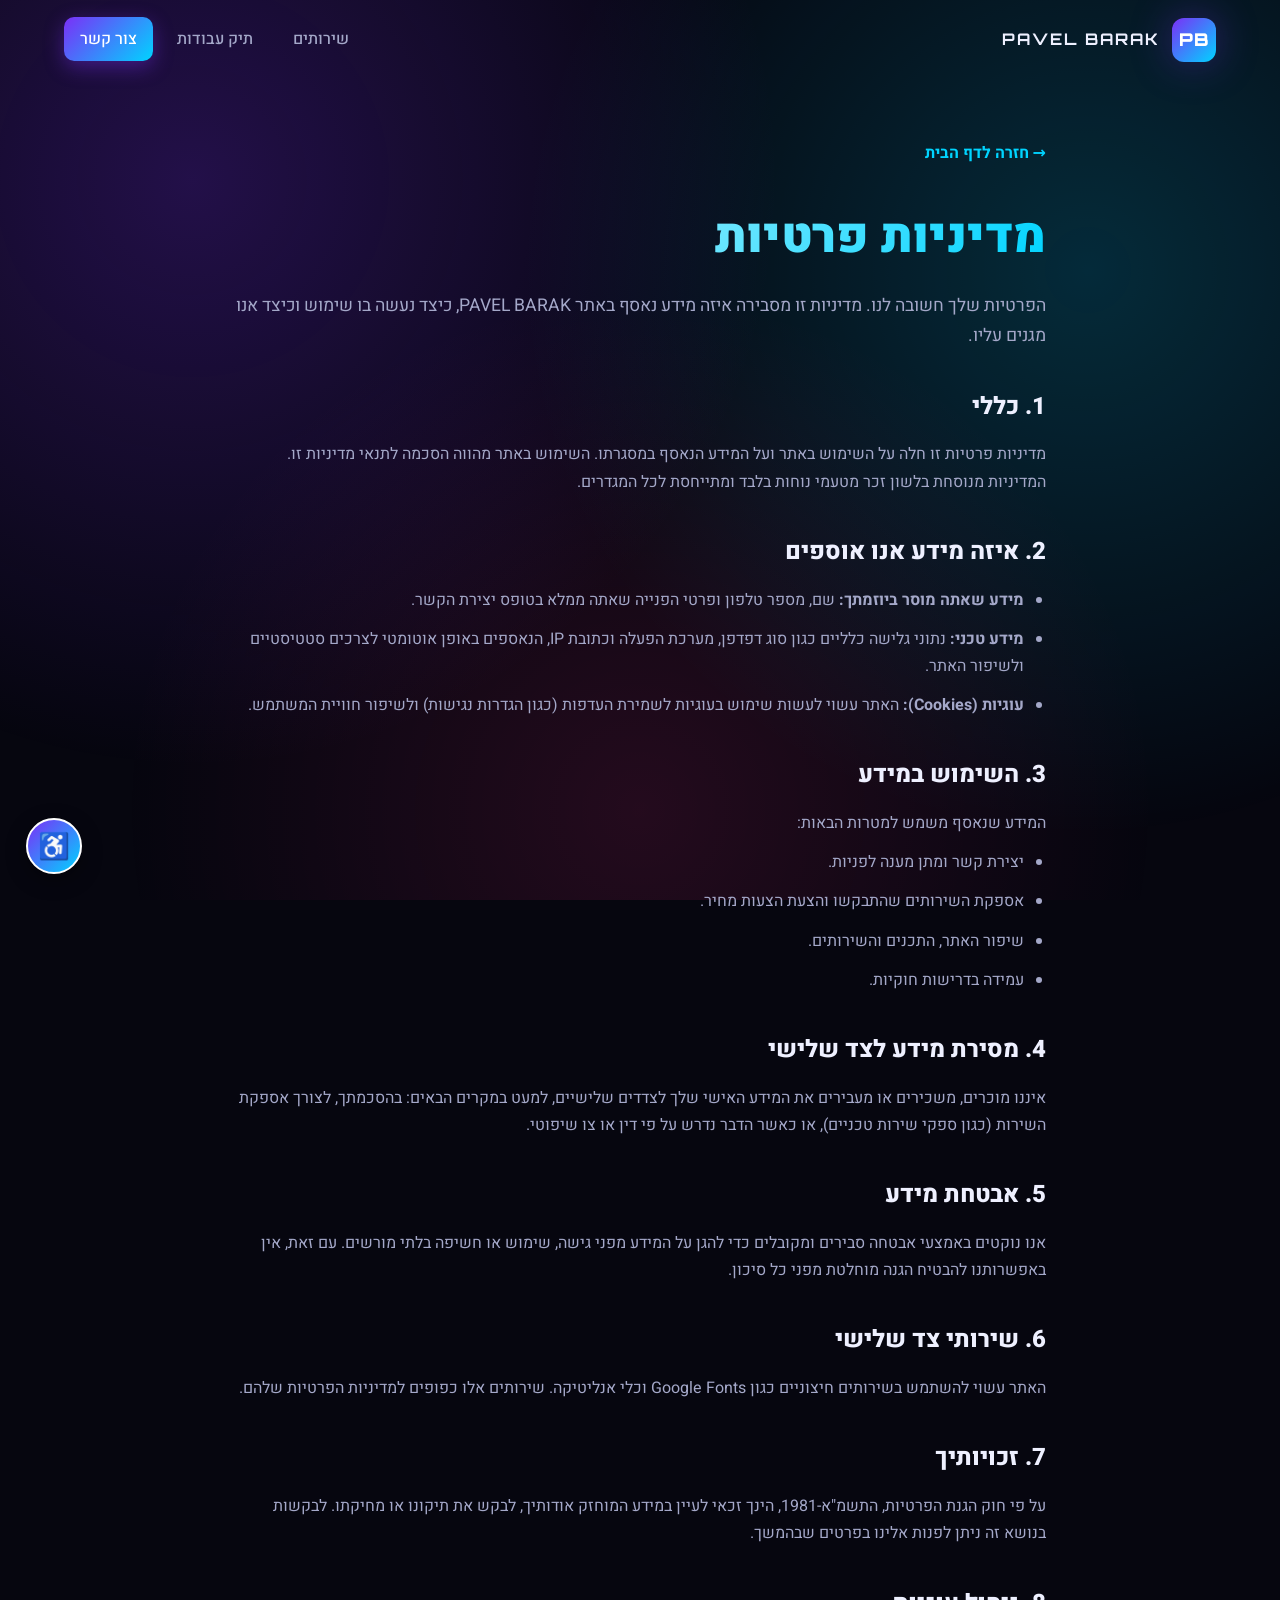
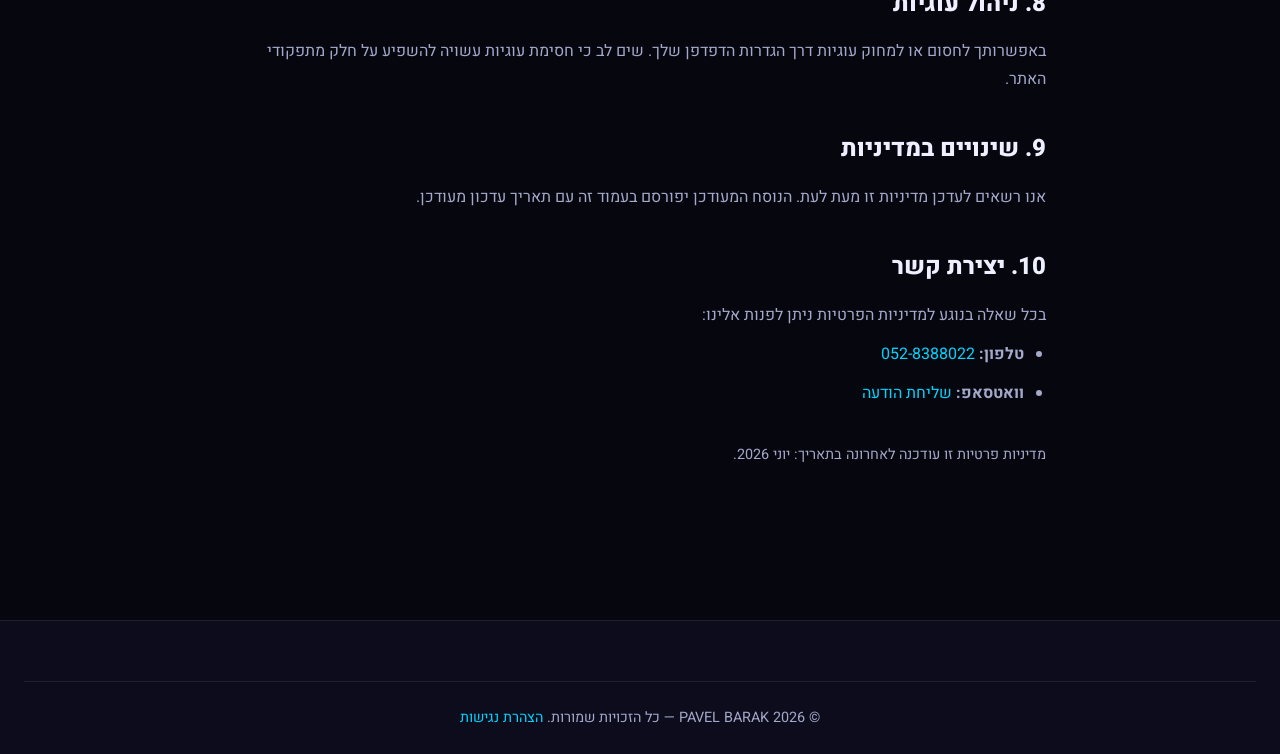
<file: privacy.html>
<!DOCTYPE html>
<html lang="he" dir="rtl">
<head>
    <meta charset="UTF-8">
    <meta name="viewport" content="width=device-width, initial-scale=1.0">
    <meta name="theme-color" content="#0a0a1a">
    <title>מדיניות פרטיות | PAVEL BARAK</title>
    <meta name="description" content="מדיניות הפרטיות של אתר PAVEL BARAK - כיצד אנו אוספים, שומרים ומשתמשים במידע שלך בהתאם לחוק הגנת הפרטיות.">
    <meta name="robots" content="index, follow">
    <link rel="preconnect" href="https://fonts.googleapis.com">
    <link rel="preconnect" href="https://fonts.gstatic.com" crossorigin>
    <link href="https://fonts.googleapis.com/css2?family=Heebo:wght@300;400;500;700;800;900&family=Orbitron:wght@500;700;900&display=swap" rel="stylesheet">
    <link rel="stylesheet" href="css/style.css">
</head>
<body>
    <a href="#main-content" class="skip-link">דלג לתוכן הראשי</a>
    <div class="bg-glow" aria-hidden="true"></div>

    <header class="header scrolled" id="header">
        <nav class="nav" aria-label="ניווט ראשי">
            <a href="index.html" class="logo" aria-label="PAVEL BARAK דף הבית">
                <span class="logo-mark">PB</span>
                <span class="logo-text">PAVEL BARAK</span>
            </a>
            <ul class="nav-menu" id="navMenu">
                <li><a href="index.html#services">שירותים</a></li>
                <li><a href="index.html#portfolio">תיק עבודות</a></li>
                <li><a href="index.html#contact" class="nav-cta">צור קשר</a></li>
            </ul>
        </nav>
    </header>

    <main id="main-content">
        <article class="legal-page">
            <a href="index.html" class="back-home">→ חזרה לדף הבית</a>
            <h1>מדיניות פרטיות</h1>
            <p class="lead">הפרטיות שלך חשובה לנו. מדיניות זו מסבירה איזה מידע נאסף באתר PAVEL BARAK, כיצד נעשה בו שימוש וכיצד אנו מגנים עליו.</p>

            <h2>1. כללי</h2>
            <p>מדיניות פרטיות זו חלה על השימוש באתר ועל המידע הנאסף במסגרתו. השימוש באתר מהווה הסכמה לתנאי מדיניות זו. המדיניות מנוסחת בלשון זכר מטעמי נוחות בלבד ומתייחסת לכל המגדרים.</p>

            <h2>2. איזה מידע אנו אוספים</h2>
            <ul>
                <li><strong>מידע שאתה מוסר ביוזמתך:</strong> שם, מספר טלפון ופרטי הפנייה שאתה ממלא בטופס יצירת הקשר.</li>
                <li><strong>מידע טכני:</strong> נתוני גלישה כלליים כגון סוג דפדפן, מערכת הפעלה וכתובת IP, הנאספים באופן אוטומטי לצרכים סטטיסטיים ולשיפור האתר.</li>
                <li><strong>עוגיות (Cookies):</strong> האתר עשוי לעשות שימוש בעוגיות לשמירת העדפות (כגון הגדרות נגישות) ולשיפור חוויית המשתמש.</li>
            </ul>

            <h2>3. השימוש במידע</h2>
            <p>המידע שנאסף משמש למטרות הבאות:</p>
            <ul>
                <li>יצירת קשר ומתן מענה לפניות.</li>
                <li>אספקת השירותים שהתבקשו והצעת הצעות מחיר.</li>
                <li>שיפור האתר, התכנים והשירותים.</li>
                <li>עמידה בדרישות חוקיות.</li>
            </ul>

            <h2>4. מסירת מידע לצד שלישי</h2>
            <p>איננו מוכרים, משכירים או מעבירים את המידע האישי שלך לצדדים שלישיים, למעט במקרים הבאים: בהסכמתך, לצורך אספקת השירות (כגון ספקי שירות טכניים), או כאשר הדבר נדרש על פי דין או צו שיפוטי.</p>

            <h2>5. אבטחת מידע</h2>
            <p>אנו נוקטים באמצעי אבטחה סבירים ומקובלים כדי להגן על המידע מפני גישה, שימוש או חשיפה בלתי מורשים. עם זאת, אין באפשרותנו להבטיח הגנה מוחלטת מפני כל סיכון.</p>

            <h2>6. שירותי צד שלישי</h2>
            <p>האתר עשוי להשתמש בשירותים חיצוניים כגון Google Fonts וכלי אנליטיקה. שירותים אלו כפופים למדיניות הפרטיות שלהם.</p>

            <h2>7. זכויותיך</h2>
            <p>על פי חוק הגנת הפרטיות, התשמ"א-1981, הינך זכאי לעיין במידע המוחזק אודותיך, לבקש את תיקונו או מחיקתו. לבקשות בנושא זה ניתן לפנות אלינו בפרטים שבהמשך.</p>

            <h2>8. ניהול עוגיות</h2>
            <p>באפשרותך לחסום או למחוק עוגיות דרך הגדרות הדפדפן שלך. שים לב כי חסימת עוגיות עשויה להשפיע על חלק מתפקודי האתר.</p>

            <h2>9. שינויים במדיניות</h2>
            <p>אנו רשאים לעדכן מדיניות זו מעת לעת. הנוסח המעודכן יפורסם בעמוד זה עם תאריך עדכון מעודכן.</p>

            <h2>10. יצירת קשר</h2>
            <p>בכל שאלה בנוגע למדיניות הפרטיות ניתן לפנות אלינו:</p>
            <ul>
                <li><strong>טלפון:</strong> <a href="tel:+972528388022">052-8388022</a></li>
                <li><strong>וואטסאפ:</strong> <a href="https://wa.me/972528388022" target="_blank" rel="noopener">שליחת הודעה</a></li>
            </ul>

            <p style="margin-top:36px;font-size:0.9rem;">מדיניות פרטיות זו עודכנה לאחרונה בתאריך: יוני 2026.</p>
        </article>
    </main>

    <footer class="footer">
        <div class="footer-bottom">
            <p>© <span id="year"></span> PAVEL BARAK — כל הזכויות שמורות.
                <a href="accessibility.html" style="color:var(--primary-2)">הצהרת נגישות</a></p>
        </div>
    </footer>

    <script src="js/main.js"></script>
</body>
</html>
</file>
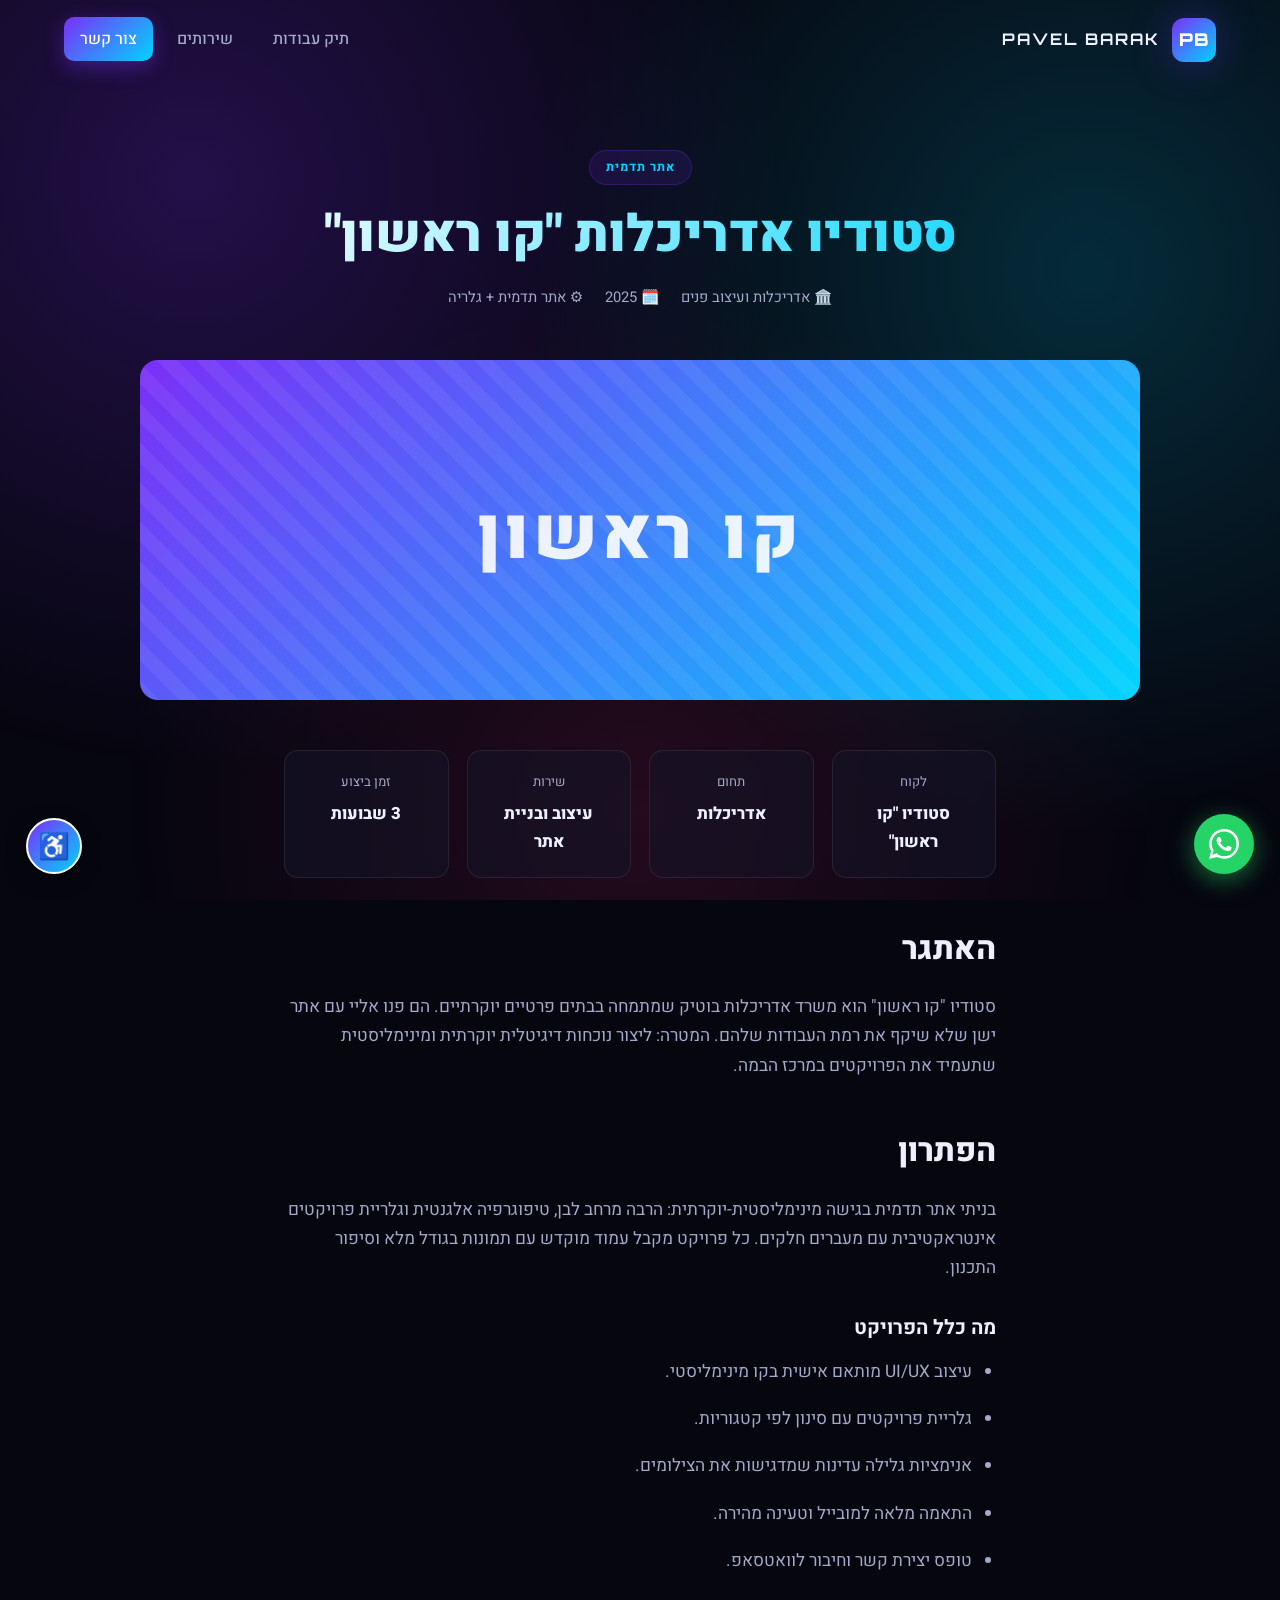
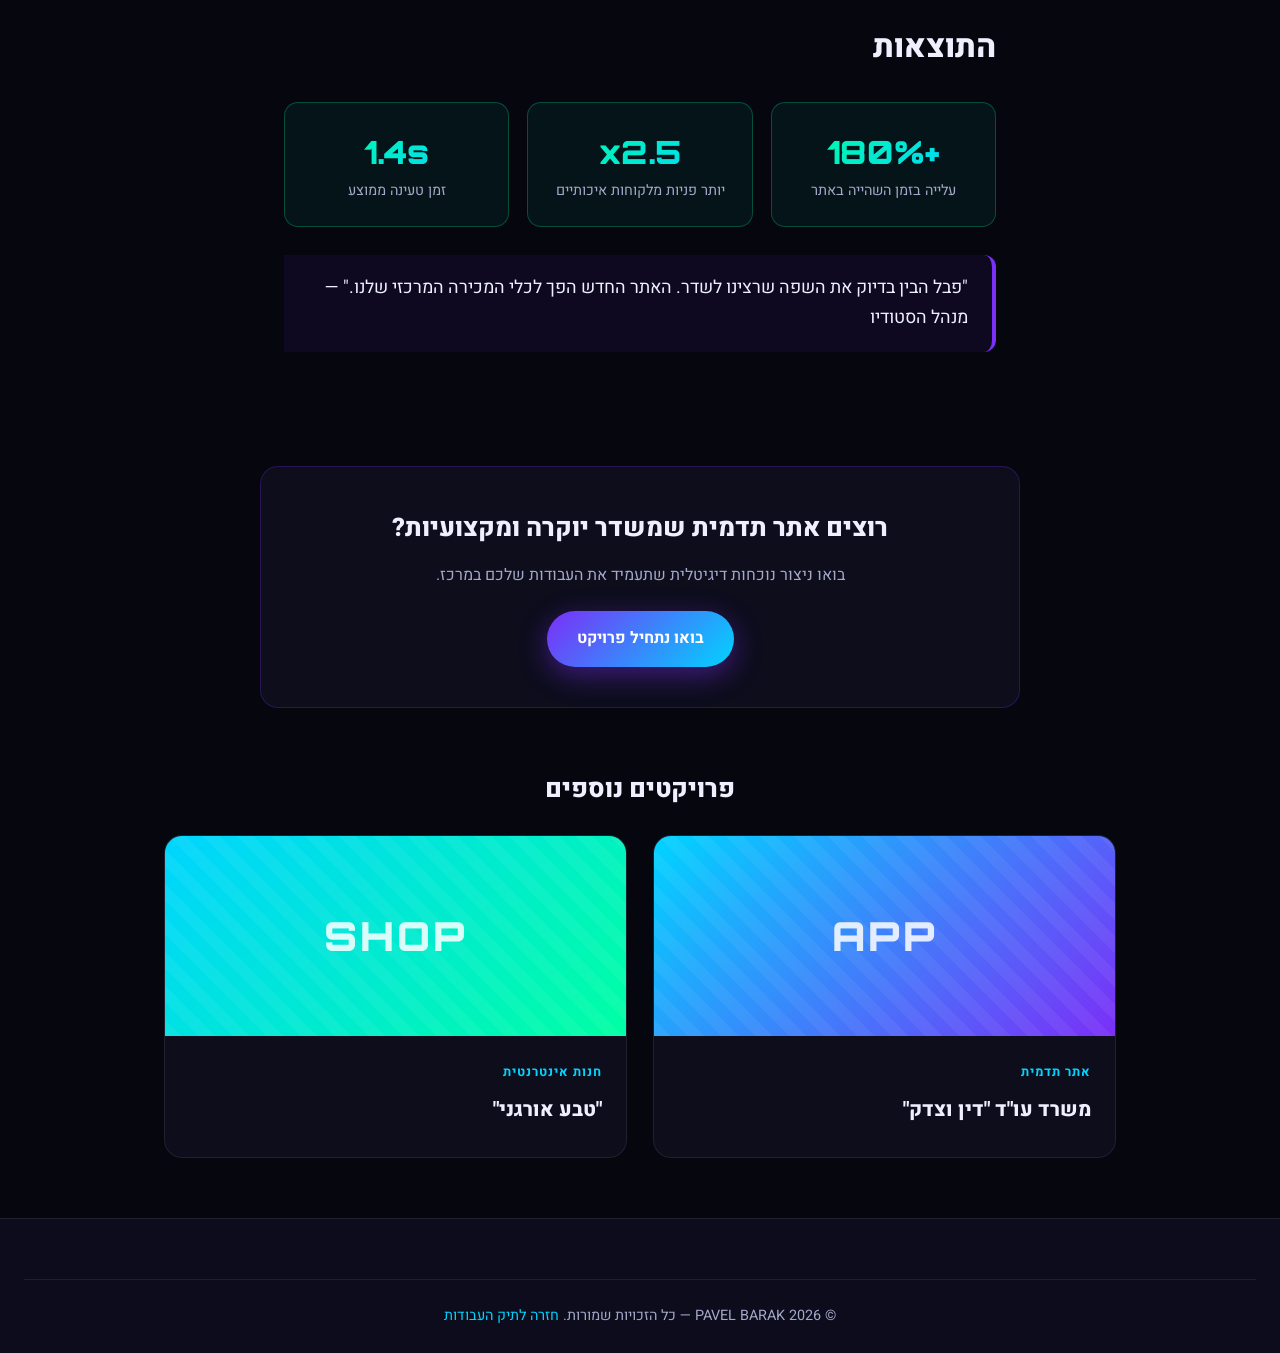
<file: project-architecture.html>
<!DOCTYPE html>
<html lang="he" dir="rtl">
<head>
    <meta charset="UTF-8">
    <meta name="viewport" content="width=device-width, initial-scale=1.0">
    <meta name="theme-color" content="#0a0a1a">
    <title>סטודיו אדריכלות "קו ראשון" — תיק עבודות | PAVEL BARAK</title>
    <meta name="description" content="פרויקט בניית אתר תדמית יוקרתי לסטודיו אדריכלות 'קו ראשון', כולל גלריית פרויקטים אינטראקטיבית ועיצוב מינימליסטי.">
    <meta name="robots" content="index, follow">
    <link rel="canonical" href="https://www.pavelbarak.co.il/project-architecture.html">
    <meta property="og:type" content="website">
    <meta property="og:locale" content="he_IL">
    <meta property="og:title" content="סטודיו אדריכלות 'קו ראשון' — תיק עבודות PAVEL BARAK">
    <link rel="preconnect" href="https://fonts.googleapis.com">
    <link rel="preconnect" href="https://fonts.gstatic.com" crossorigin>
    <link href="https://fonts.googleapis.com/css2?family=Heebo:wght@300;400;500;700;800;900&family=Orbitron:wght@500;700;900&display=swap" rel="stylesheet">
    <link rel="stylesheet" href="css/style.css">
</head>
<body>
    <a href="#main-content" class="skip-link">דלג לתוכן הראשי</a>
    <div class="bg-glow" aria-hidden="true"></div>

    <header class="header scrolled" id="header">
        <nav class="nav" aria-label="ניווט ראשי">
            <a href="index.html" class="logo" aria-label="PAVEL BARAK דף הבית">
                <span class="logo-mark">PB</span>
                <span class="logo-text">PAVEL BARAK</span>
            </a>
            <ul class="nav-menu" id="navMenu">
                <li><a href="index.html#portfolio">תיק עבודות</a></li>
                <li><a href="index.html#services">שירותים</a></li>
                <li><a href="index.html#contact" class="nav-cta">צור קשר</a></li>
            </ul>
        </nav>
    </header>

    <main id="main-content">
        <div class="page-hero">
            <span class="article-tag">אתר תדמית</span>
            <h1>סטודיו אדריכלות "קו ראשון"</h1>
            <div class="page-meta">
                <span>🏛️ אדריכלות ועיצוב פנים</span>
                <span>🗓️ 2025</span>
                <span>⚙️ אתר תדמית + גלריה</span>
            </div>
        </div>

        <div class="page-banner" style="--c1:#7b2ff7;--c2:#00d4ff;" aria-hidden="true">
            <span class="banner-label">קו ראשון</span>
        </div>

        <div class="project-facts">
            <div class="fact"><span class="fact-label">לקוח</span><span class="fact-val">סטודיו "קו ראשון"</span></div>
            <div class="fact"><span class="fact-label">תחום</span><span class="fact-val">אדריכלות</span></div>
            <div class="fact"><span class="fact-label">שירות</span><span class="fact-val">עיצוב ובניית אתר</span></div>
            <div class="fact"><span class="fact-label">זמן ביצוע</span><span class="fact-val">3 שבועות</span></div>
        </div>

        <article class="article-content">
            <h2>האתגר</h2>
            <p>סטודיו "קו ראשון" הוא משרד אדריכלות בוטיק שמתמחה בבתים פרטיים יוקרתיים. הם פנו אליי עם אתר ישן שלא שיקף את רמת העבודות שלהם. המטרה: ליצור נוכחות דיגיטלית יוקרתית ומינימליסטית שתעמיד את הפרויקטים במרכז הבמה.</p>

            <h2>הפתרון</h2>
            <p>בניתי אתר תדמית בגישה מינימליסטית-יוקרתית: הרבה מרחב לבן, טיפוגרפיה אלגנטית וגלריית פרויקטים אינטראקטיבית עם מעברים חלקים. כל פרויקט מקבל עמוד מוקדש עם תמונות בגודל מלא וסיפור התכנון.</p>

            <h3>מה כלל הפרויקט</h3>
            <ul>
                <li>עיצוב UI/UX מותאם אישית בקו מינימליסטי.</li>
                <li>גלריית פרויקטים עם סינון לפי קטגוריות.</li>
                <li>אנימציות גלילה עדינות שמדגישות את הצילומים.</li>
                <li>התאמה מלאה למובייל וטעינה מהירה.</li>
                <li>טופס יצירת קשר וחיבור לוואטסאפ.</li>
            </ul>

            <h2>התוצאות</h2>
            <div class="result-grid">
                <div class="result-stat"><div class="num">+180%</div><div class="desc">עלייה בזמן השהייה באתר</div></div>
                <div class="result-stat"><div class="num">x2.5</div><div class="desc">יותר פניות מלקוחות איכותיים</div></div>
                <div class="result-stat"><div class="num">1.4s</div><div class="desc">זמן טעינה ממוצע</div></div>
            </div>

            <blockquote>"פבל הבין בדיוק את השפה שרצינו לשדר. האתר החדש הפך לכלי המכירה המרכזי שלנו." — מנהל הסטודיו</blockquote>
        </article>

        <div class="page-cta">
            <h2>רוצים אתר תדמית שמשדר יוקרה ומקצועיות?</h2>
            <p>בואו ניצור נוכחות דיגיטלית שתעמיד את העבודות שלכם במרכז.</p>
            <a href="index.html#contact" class="btn btn-primary">בואו נתחיל פרויקט</a>
        </div>

        <section class="related">
            <h2>פרויקטים נוספים</h2>
            <div class="portfolio-grid">
                <a href="project-law.html" class="portfolio-item" style="display:block;">
                    <div class="portfolio-thumb" style="--c1:#00d4ff;--c2:#7b2ff7;" aria-hidden="true"><span>APP</span></div>
                    <div class="portfolio-info"><span class="portfolio-cat">אתר תדמית</span><h3>משרד עו"ד "דין וצדק"</h3></div>
                </a>
                <a href="project-organic.html" class="portfolio-item" style="display:block;">
                    <div class="portfolio-thumb" style="--c1:#00d4ff;--c2:#00ffa3;" aria-hidden="true"><span>SHOP</span></div>
                    <div class="portfolio-info"><span class="portfolio-cat">חנות אינטרנטית</span><h3>"טבע אורגני"</h3></div>
                </a>
            </div>
        </section>
    </main>

    <footer class="footer">
        <div class="footer-bottom">
            <p>© <span id="year"></span> PAVEL BARAK — כל הזכויות שמורות.
                <a href="index.html#portfolio" style="color:var(--primary-2)">חזרה לתיק העבודות</a></p>
        </div>
    </footer>

    <a href="https://wa.me/972528388022" class="whatsapp-float" target="_blank" rel="noopener" aria-label="צור קשר בוואטסאפ">
        <svg viewBox="0 0 24 24" width="30" height="30" aria-hidden="true" fill="currentColor"><path d="M.057 24l1.687-6.163a11.867 11.867 0 01-1.587-5.946C.16 5.335 5.495 0 12.05 0a11.82 11.82 0 018.413 3.488 11.824 11.824 0 013.48 8.414c-.003 6.557-5.338 11.892-11.893 11.892a11.9 11.9 0 01-5.688-1.448L.057 24zm6.597-3.807c1.676.995 3.276 1.591 5.392 1.592 5.448 0 9.886-4.434 9.889-9.885.002-5.462-4.415-9.89-9.881-9.892-5.452 0-9.887 4.434-9.889 9.884a9.86 9.86 0 001.51 5.26l-.999 3.648 3.978-1.607zm11.387-5.464c-.074-.124-.272-.198-.57-.347-.297-.149-1.758-.868-2.031-.967-.272-.099-.47-.149-.669.149-.198.297-.768.967-.941 1.165-.173.198-.347.223-.644.074-.297-.149-1.255-.462-2.39-1.475-.883-.788-1.48-1.761-1.653-2.059-.173-.297-.018-.458.13-.606.134-.133.297-.347.446-.521.151-.172.2-.296.3-.495.099-.198.05-.372-.025-.521-.075-.148-.669-1.611-.916-2.206-.242-.579-.487-.501-.669-.51l-.57-.01c-.198 0-.52.074-.792.372s-1.04 1.016-1.04 2.479 1.065 2.876 1.213 3.074c.149.198 2.095 3.2 5.076 4.487.709.306 1.263.489 1.694.626.712.226 1.36.194 1.872.118.571-.085 1.758-.719 2.006-1.413.248-.695.248-1.29.173-1.414z"/></svg>
    </a>

    <script src="js/main.js"></script>
</body>
</html>
</file>
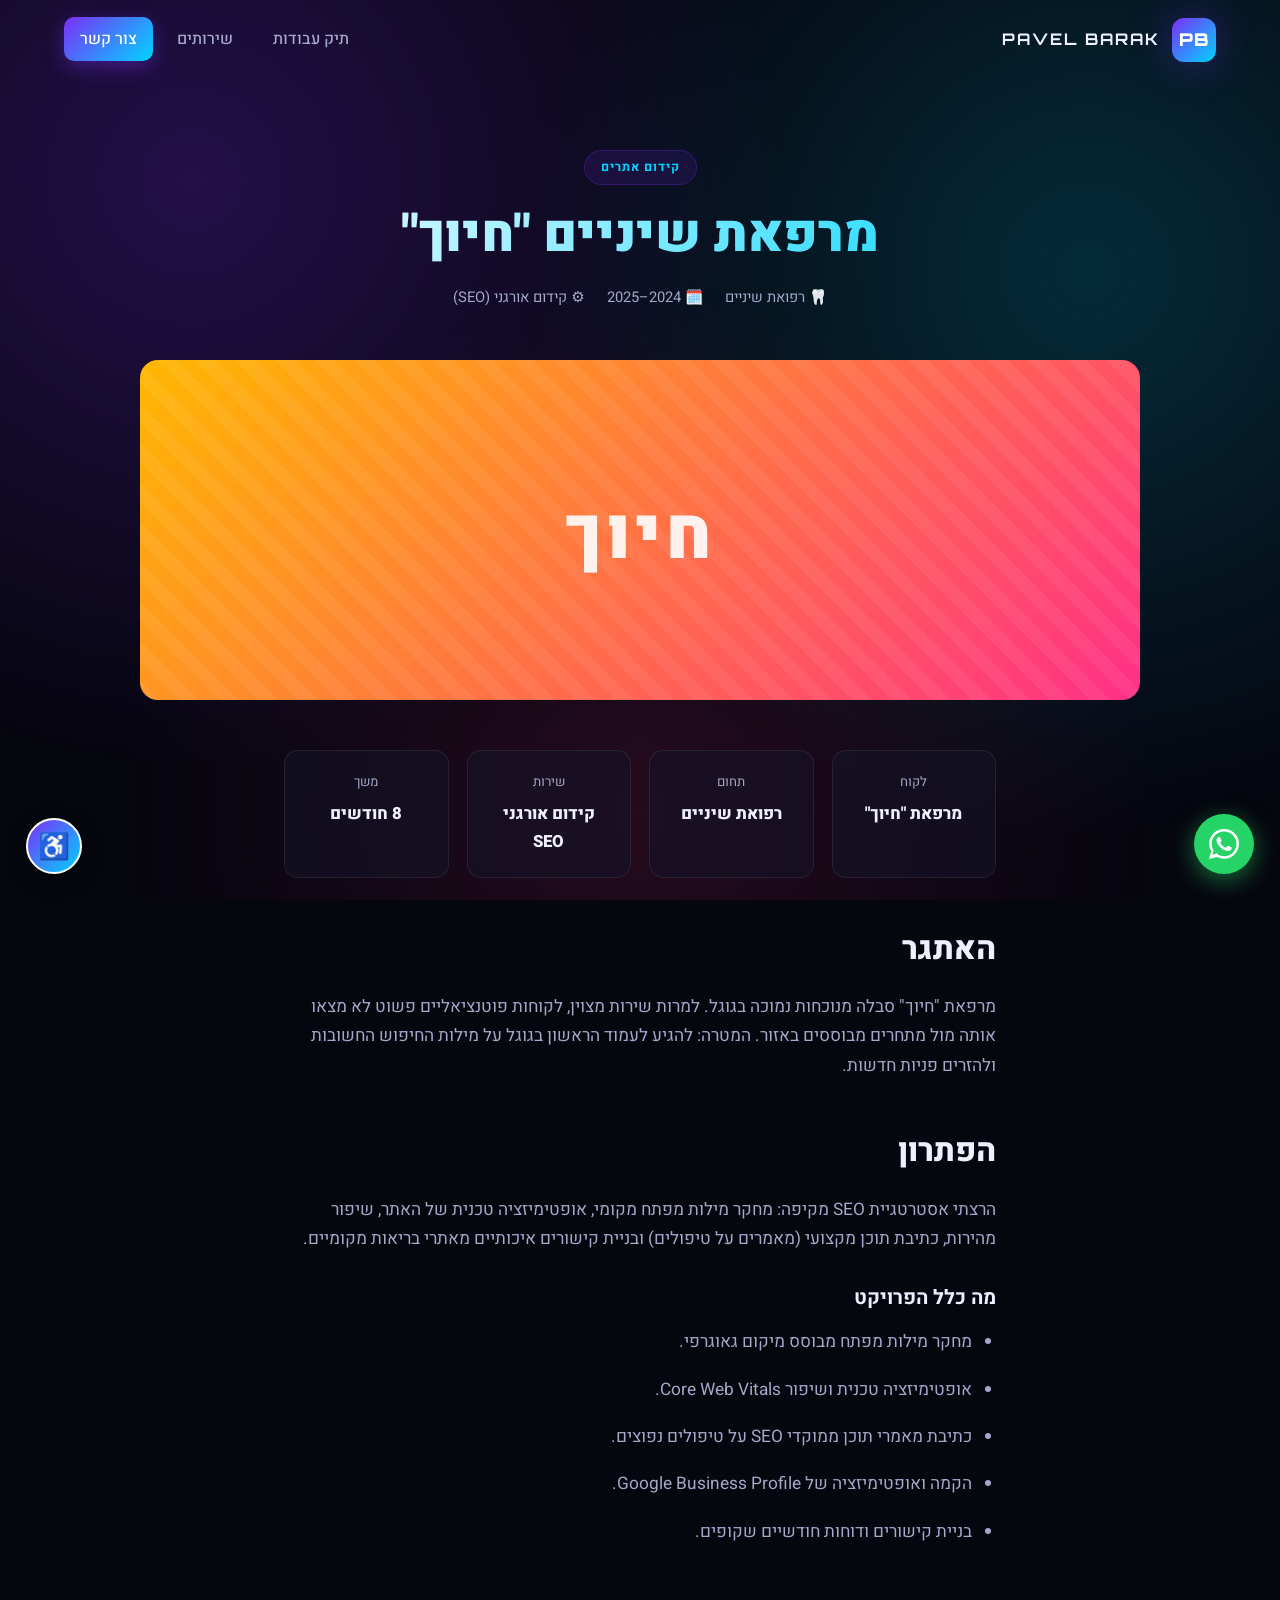
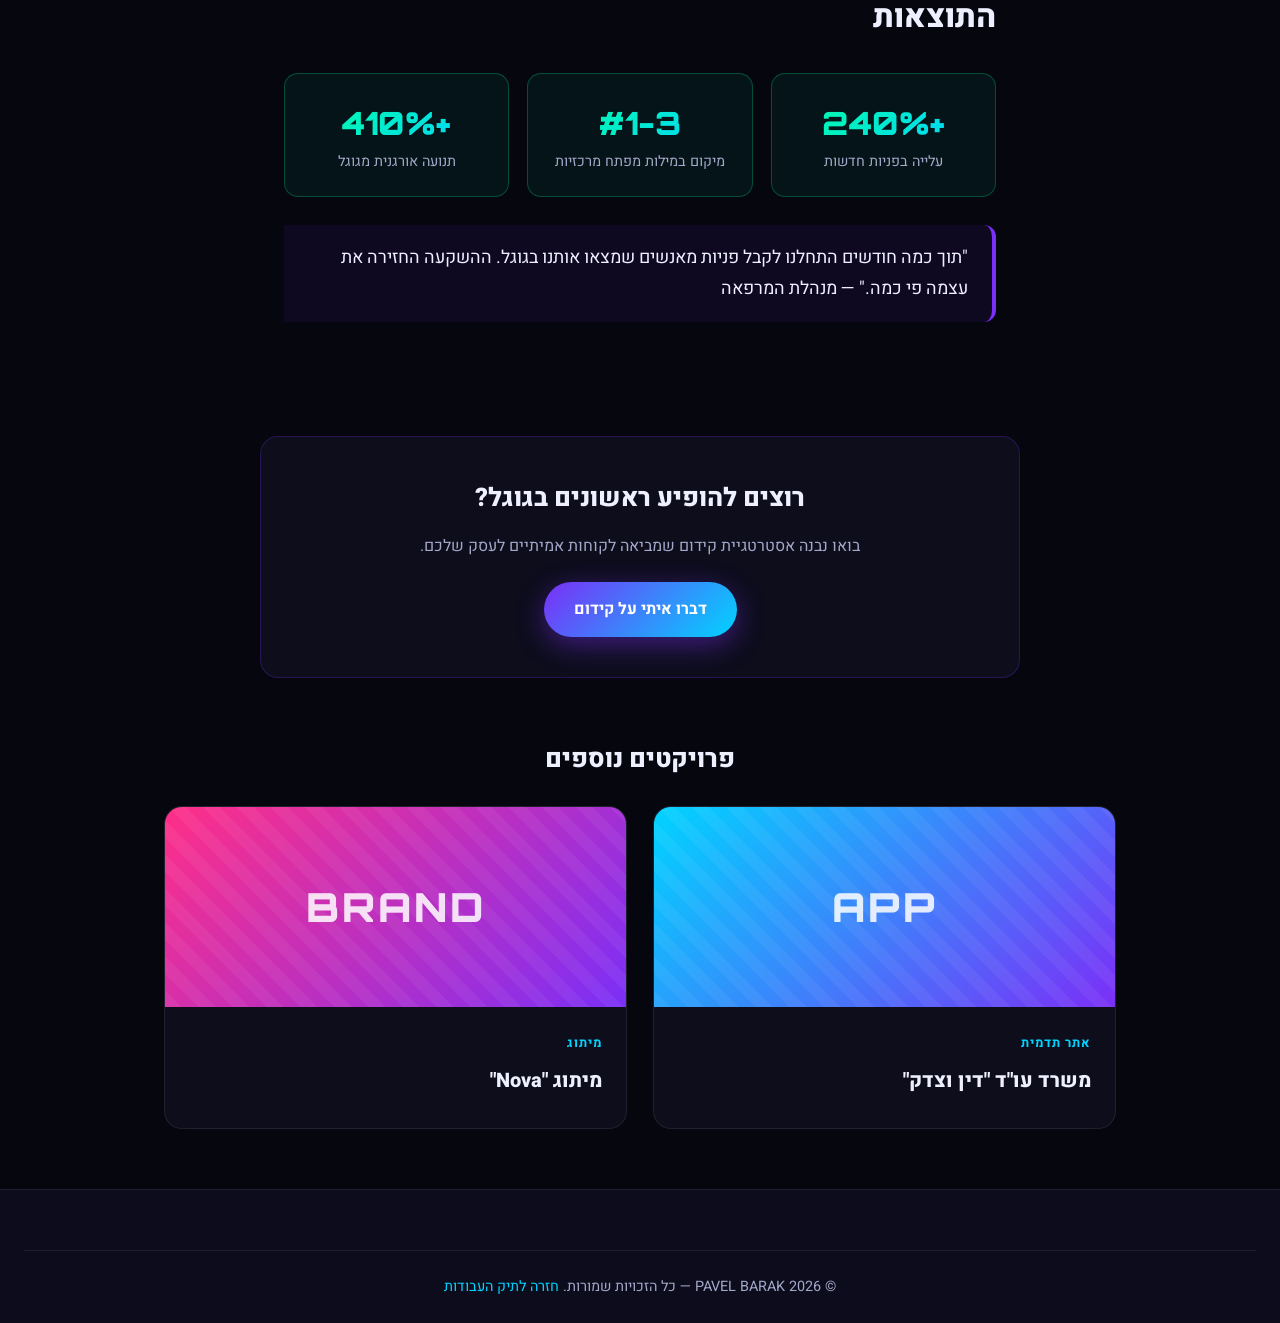
<file: project-dental.html>
<!DOCTYPE html>
<html lang="he" dir="rtl">
<head>
    <meta charset="UTF-8">
    <meta name="viewport" content="width=device-width, initial-scale=1.0">
    <meta name="theme-color" content="#0a0a1a">
    <title>מרפאת שיניים "חיוך" — קידום אתרים | תיק עבודות | PAVEL BARAK</title>
    <meta name="description" content="פרויקט קידום אורגני (SEO) למרפאת שיניים 'חיוך' שהביא לעלייה של 240% בפניות חדשות מגוגל.">
    <meta name="robots" content="index, follow">
    <link rel="canonical" href="https://www.pavelbarak.co.il/project-dental.html">
    <meta property="og:type" content="website">
    <meta property="og:locale" content="he_IL">
    <meta property="og:title" content="מרפאת שיניים 'חיוך' — קידום אתרים | PAVEL BARAK">
    <link rel="preconnect" href="https://fonts.googleapis.com">
    <link rel="preconnect" href="https://fonts.gstatic.com" crossorigin>
    <link href="https://fonts.googleapis.com/css2?family=Heebo:wght@300;400;500;700;800;900&family=Orbitron:wght@500;700;900&display=swap" rel="stylesheet">
    <link rel="stylesheet" href="css/style.css">
</head>
<body>
    <a href="#main-content" class="skip-link">דלג לתוכן הראשי</a>
    <div class="bg-glow" aria-hidden="true"></div>

    <header class="header scrolled" id="header">
        <nav class="nav" aria-label="ניווט ראשי">
            <a href="index.html" class="logo" aria-label="PAVEL BARAK דף הבית">
                <span class="logo-mark">PB</span>
                <span class="logo-text">PAVEL BARAK</span>
            </a>
            <ul class="nav-menu" id="navMenu">
                <li><a href="index.html#portfolio">תיק עבודות</a></li>
                <li><a href="index.html#services">שירותים</a></li>
                <li><a href="index.html#contact" class="nav-cta">צור קשר</a></li>
            </ul>
        </nav>
    </header>

    <main id="main-content">
        <div class="page-hero">
            <span class="article-tag">קידום אתרים</span>
            <h1>מרפאת שיניים "חיוך"</h1>
            <div class="page-meta">
                <span>🦷 רפואת שיניים</span>
                <span>🗓️ 2024–2025</span>
                <span>⚙️ קידום אורגני (SEO)</span>
            </div>
        </div>

        <div class="page-banner" style="--c1:#ffb800;--c2:#ff2f87;" aria-hidden="true">
            <span class="banner-label">חיוך</span>
        </div>

        <div class="project-facts">
            <div class="fact"><span class="fact-label">לקוח</span><span class="fact-val">מרפאת "חיוך"</span></div>
            <div class="fact"><span class="fact-label">תחום</span><span class="fact-val">רפואת שיניים</span></div>
            <div class="fact"><span class="fact-label">שירות</span><span class="fact-val">קידום אורגני SEO</span></div>
            <div class="fact"><span class="fact-label">משך</span><span class="fact-val">8 חודשים</span></div>
        </div>

        <article class="article-content">
            <h2>האתגר</h2>
            <p>מרפאת "חיוך" סבלה מנוכחות נמוכה בגוגל. למרות שירות מצוין, לקוחות פוטנציאליים פשוט לא מצאו אותה מול מתחרים מבוססים באזור. המטרה: להגיע לעמוד הראשון בגוגל על מילות החיפוש החשובות ולהזרים פניות חדשות.</p>

            <h2>הפתרון</h2>
            <p>הרצתי אסטרטגיית SEO מקיפה: מחקר מילות מפתח מקומי, אופטימיזציה טכנית של האתר, שיפור מהירות, כתיבת תוכן מקצועי (מאמרים על טיפולים) ובניית קישורים איכותיים מאתרי בריאות מקומיים.</p>

            <h3>מה כלל הפרויקט</h3>
            <ul>
                <li>מחקר מילות מפתח מבוסס מיקום גאוגרפי.</li>
                <li>אופטימיזציה טכנית ושיפור Core Web Vitals.</li>
                <li>כתיבת מאמרי תוכן ממוקדי SEO על טיפולים נפוצים.</li>
                <li>הקמה ואופטימיזציה של Google Business Profile.</li>
                <li>בניית קישורים ודוחות חודשיים שקופים.</li>
            </ul>

            <h2>התוצאות</h2>
            <div class="result-grid">
                <div class="result-stat"><div class="num">+240%</div><div class="desc">עלייה בפניות חדשות</div></div>
                <div class="result-stat"><div class="num">#1-3</div><div class="desc">מיקום במילות מפתח מרכזיות</div></div>
                <div class="result-stat"><div class="num">+410%</div><div class="desc">תנועה אורגנית מגוגל</div></div>
            </div>

            <blockquote>"תוך כמה חודשים התחלנו לקבל פניות מאנשים שמצאו אותנו בגוגל. ההשקעה החזירה את עצמה פי כמה." — מנהלת המרפאה</blockquote>
        </article>

        <div class="page-cta">
            <h2>רוצים להופיע ראשונים בגוגל?</h2>
            <p>בואו נבנה אסטרטגיית קידום שמביאה לקוחות אמיתיים לעסק שלכם.</p>
            <a href="index.html#contact" class="btn btn-primary">דברו איתי על קידום</a>
        </div>

        <section class="related">
            <h2>פרויקטים נוספים</h2>
            <div class="portfolio-grid">
                <a href="project-law.html" class="portfolio-item" style="display:block;">
                    <div class="portfolio-thumb" style="--c1:#00d4ff;--c2:#7b2ff7;" aria-hidden="true"><span>APP</span></div>
                    <div class="portfolio-info"><span class="portfolio-cat">אתר תדמית</span><h3>משרד עו"ד "דין וצדק"</h3></div>
                </a>
                <a href="project-nova.html" class="portfolio-item" style="display:block;">
                    <div class="portfolio-thumb" style="--c1:#ff2f87;--c2:#7b2ff7;" aria-hidden="true"><span>BRAND</span></div>
                    <div class="portfolio-info"><span class="portfolio-cat">מיתוג</span><h3>מיתוג "Nova"</h3></div>
                </a>
            </div>
        </section>
    </main>

    <footer class="footer">
        <div class="footer-bottom">
            <p>© <span id="year"></span> PAVEL BARAK — כל הזכויות שמורות.
                <a href="index.html#portfolio" style="color:var(--primary-2)">חזרה לתיק העבודות</a></p>
        </div>
    </footer>

    <a href="https://wa.me/972528388022" class="whatsapp-float" target="_blank" rel="noopener" aria-label="צור קשר בוואטסאפ">
        <svg viewBox="0 0 24 24" width="30" height="30" aria-hidden="true" fill="currentColor"><path d="M.057 24l1.687-6.163a11.867 11.867 0 01-1.587-5.946C.16 5.335 5.495 0 12.05 0a11.82 11.82 0 018.413 3.488 11.824 11.824 0 013.48 8.414c-.003 6.557-5.338 11.892-11.893 11.892a11.9 11.9 0 01-5.688-1.448L.057 24zm6.597-3.807c1.676.995 3.276 1.591 5.392 1.592 5.448 0 9.886-4.434 9.889-9.885.002-5.462-4.415-9.89-9.881-9.892-5.452 0-9.887 4.434-9.889 9.884a9.86 9.86 0 001.51 5.26l-.999 3.648 3.978-1.607zm11.387-5.464c-.074-.124-.272-.198-.57-.347-.297-.149-1.758-.868-2.031-.967-.272-.099-.47-.149-.669.149-.198.297-.768.967-.941 1.165-.173.198-.347.223-.644.074-.297-.149-1.255-.462-2.39-1.475-.883-.788-1.48-1.761-1.653-2.059-.173-.297-.018-.458.13-.606.134-.133.297-.347.446-.521.151-.172.2-.296.3-.495.099-.198.05-.372-.025-.521-.075-.148-.669-1.611-.916-2.206-.242-.579-.487-.501-.669-.51l-.57-.01c-.198 0-.52.074-.792.372s-1.04 1.016-1.04 2.479 1.065 2.876 1.213 3.074c.149.198 2.095 3.2 5.076 4.487.709.306 1.263.489 1.694.626.712.226 1.36.194 1.872.118.571-.085 1.758-.719 2.006-1.413.248-.695.248-1.29.173-1.414z"/></svg>
    </a>

    <script src="js/main.js"></script>
</body>
</html>
</file>
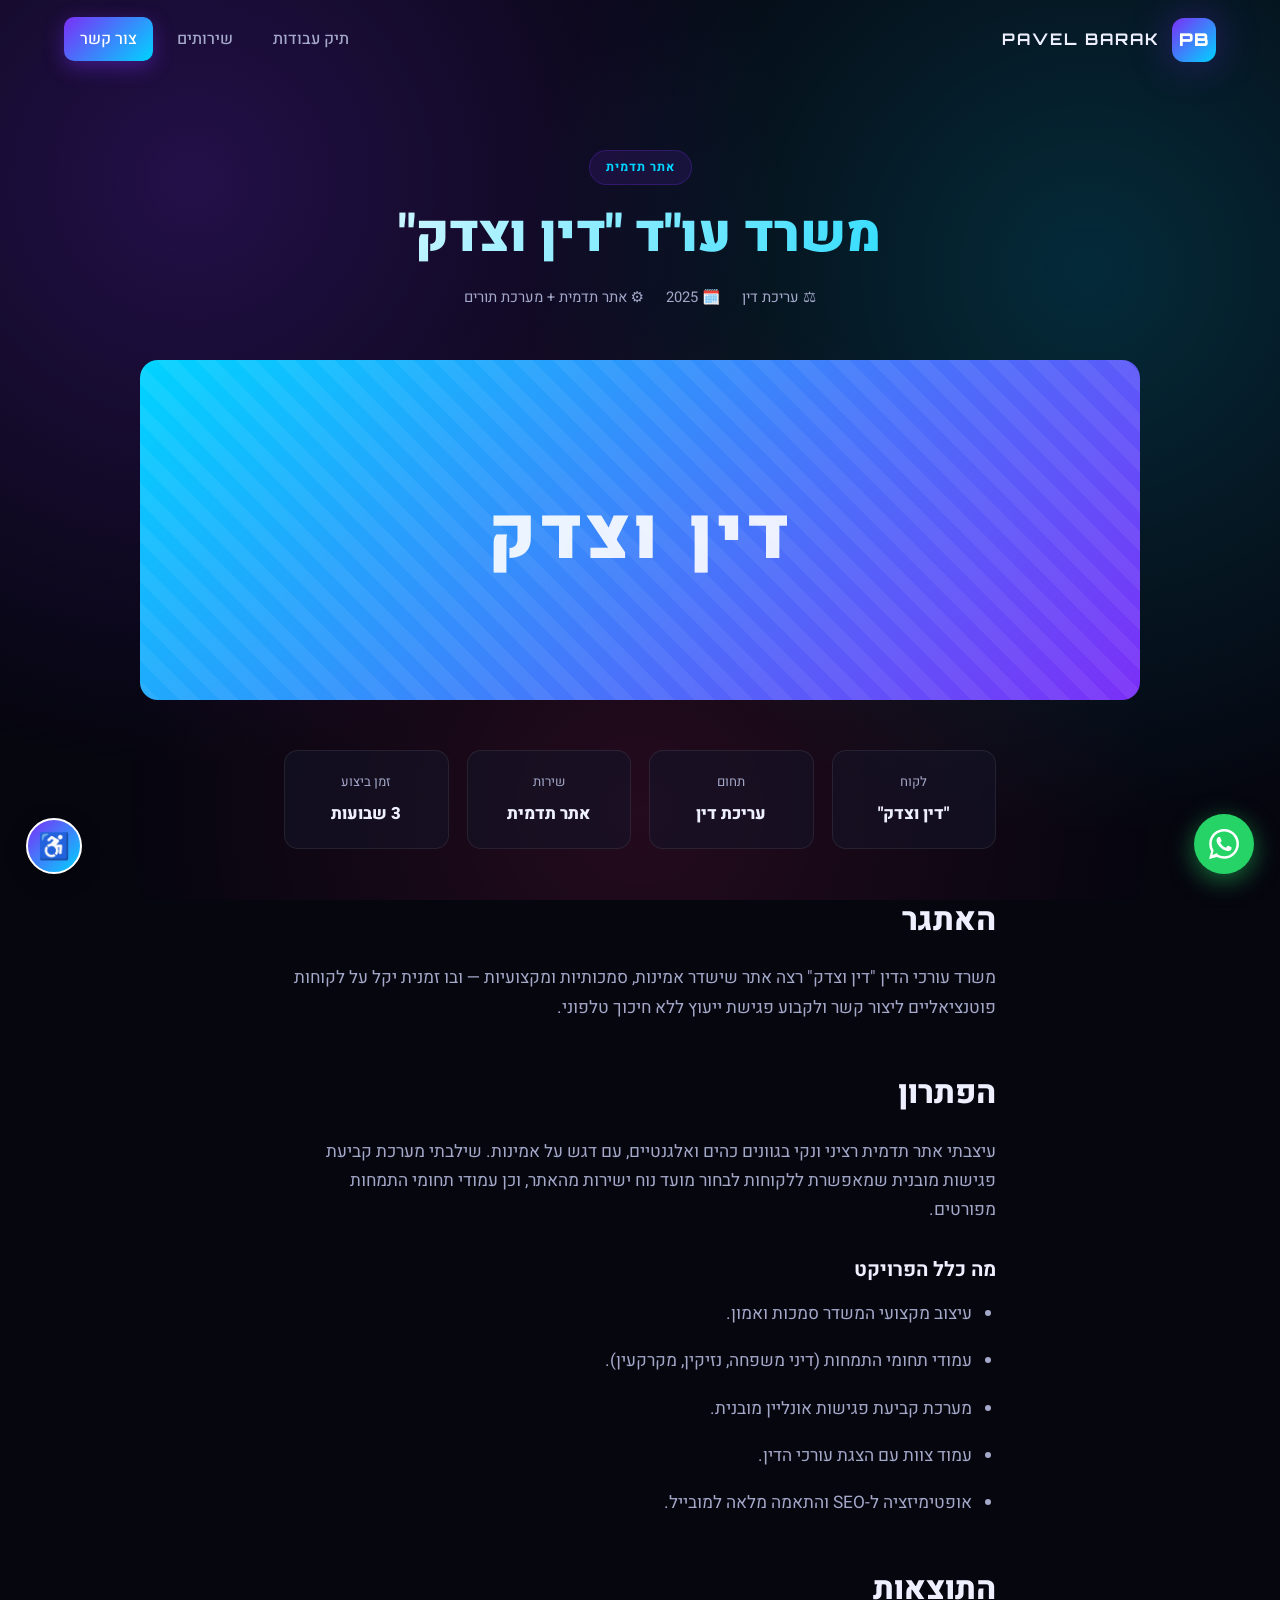
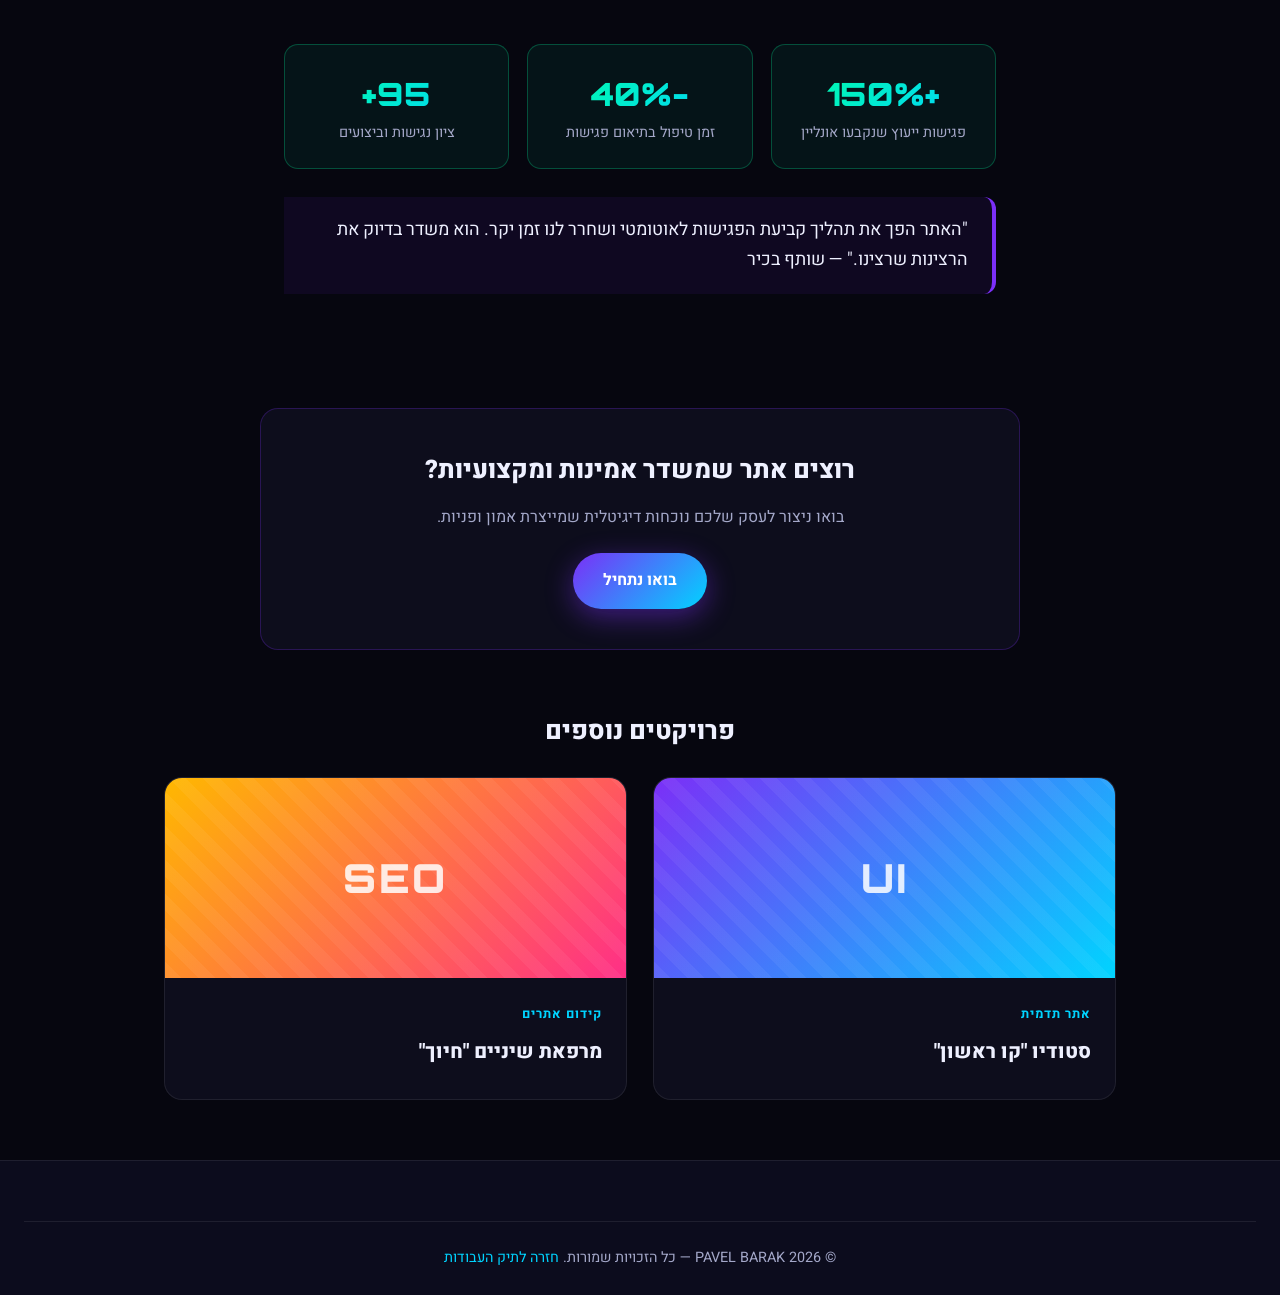
<file: project-law.html>
<!DOCTYPE html>
<html lang="he" dir="rtl">
<head>
    <meta charset="UTF-8">
    <meta name="viewport" content="width=device-width, initial-scale=1.0">
    <meta name="theme-color" content="#0a0a1a">
    <title>משרד עו"ד "דין וצדק" — אתר תדמית | תיק עבודות | PAVEL BARAK</title>
    <meta name="description" content="פרויקט בניית אתר תדמית מקצועי למשרד עורכי דין 'דין וצדק', כולל מערכת קביעת פגישות מובנית ועיצוב אמין.">
    <meta name="robots" content="index, follow">
    <link rel="canonical" href="https://www.pavelbarak.co.il/project-law.html">
    <meta property="og:type" content="website">
    <meta property="og:locale" content="he_IL">
    <meta property="og:title" content="משרד עו'ד 'דין וצדק' — אתר תדמית | PAVEL BARAK">
    <link rel="preconnect" href="https://fonts.googleapis.com">
    <link rel="preconnect" href="https://fonts.gstatic.com" crossorigin>
    <link href="https://fonts.googleapis.com/css2?family=Heebo:wght@300;400;500;700;800;900&family=Orbitron:wght@500;700;900&display=swap" rel="stylesheet">
    <link rel="stylesheet" href="css/style.css">
</head>
<body>
    <a href="#main-content" class="skip-link">דלג לתוכן הראשי</a>
    <div class="bg-glow" aria-hidden="true"></div>

    <header class="header scrolled" id="header">
        <nav class="nav" aria-label="ניווט ראשי">
            <a href="index.html" class="logo" aria-label="PAVEL BARAK דף הבית">
                <span class="logo-mark">PB</span>
                <span class="logo-text">PAVEL BARAK</span>
            </a>
            <ul class="nav-menu" id="navMenu">
                <li><a href="index.html#portfolio">תיק עבודות</a></li>
                <li><a href="index.html#services">שירותים</a></li>
                <li><a href="index.html#contact" class="nav-cta">צור קשר</a></li>
            </ul>
        </nav>
    </header>

    <main id="main-content">
        <div class="page-hero">
            <span class="article-tag">אתר תדמית</span>
            <h1>משרד עו"ד "דין וצדק"</h1>
            <div class="page-meta">
                <span>⚖️ עריכת דין</span>
                <span>🗓️ 2025</span>
                <span>⚙️ אתר תדמית + מערכת תורים</span>
            </div>
        </div>

        <div class="page-banner" style="--c1:#00d4ff;--c2:#7b2ff7;" aria-hidden="true">
            <span class="banner-label">דין וצדק</span>
        </div>

        <div class="project-facts">
            <div class="fact"><span class="fact-label">לקוח</span><span class="fact-val">"דין וצדק"</span></div>
            <div class="fact"><span class="fact-label">תחום</span><span class="fact-val">עריכת דין</span></div>
            <div class="fact"><span class="fact-label">שירות</span><span class="fact-val">אתר תדמית</span></div>
            <div class="fact"><span class="fact-label">זמן ביצוע</span><span class="fact-val">3 שבועות</span></div>
        </div>

        <article class="article-content">
            <h2>האתגר</h2>
            <p>משרד עורכי הדין "דין וצדק" רצה אתר שישדר אמינות, סמכותיות ומקצועיות — ובו זמנית יקל על לקוחות פוטנציאליים ליצור קשר ולקבוע פגישת ייעוץ ללא חיכוך טלפוני.</p>

            <h2>הפתרון</h2>
            <p>עיצבתי אתר תדמית רציני ונקי בגוונים כהים ואלגנטיים, עם דגש על אמינות. שילבתי מערכת קביעת פגישות מובנית שמאפשרת ללקוחות לבחור מועד נוח ישירות מהאתר, וכן עמודי תחומי התמחות מפורטים.</p>

            <h3>מה כלל הפרויקט</h3>
            <ul>
                <li>עיצוב מקצועי המשדר סמכות ואמון.</li>
                <li>עמודי תחומי התמחות (דיני משפחה, נזיקין, מקרקעין).</li>
                <li>מערכת קביעת פגישות אונליין מובנית.</li>
                <li>עמוד צוות עם הצגת עורכי הדין.</li>
                <li>אופטימיזציה ל-SEO והתאמה מלאה למובייל.</li>
            </ul>

            <h2>התוצאות</h2>
            <div class="result-grid">
                <div class="result-stat"><div class="num">+150%</div><div class="desc">פגישות ייעוץ שנקבעו אונליין</div></div>
                <div class="result-stat"><div class="num">-40%</div><div class="desc">זמן טיפול בתיאום פגישות</div></div>
                <div class="result-stat"><div class="num">95+</div><div class="desc">ציון נגישות וביצועים</div></div>
            </div>

            <blockquote>"האתר הפך את תהליך קביעת הפגישות לאוטומטי ושחרר לנו זמן יקר. הוא משדר בדיוק את הרצינות שרצינו." — שותף בכיר</blockquote>
        </article>

        <div class="page-cta">
            <h2>רוצים אתר שמשדר אמינות ומקצועיות?</h2>
            <p>בואו ניצור לעסק שלכם נוכחות דיגיטלית שמייצרת אמון ופניות.</p>
            <a href="index.html#contact" class="btn btn-primary">בואו נתחיל</a>
        </div>

        <section class="related">
            <h2>פרויקטים נוספים</h2>
            <div class="portfolio-grid">
                <a href="project-architecture.html" class="portfolio-item" style="display:block;">
                    <div class="portfolio-thumb" style="--c1:#7b2ff7;--c2:#00d4ff;" aria-hidden="true"><span>UI</span></div>
                    <div class="portfolio-info"><span class="portfolio-cat">אתר תדמית</span><h3>סטודיו "קו ראשון"</h3></div>
                </a>
                <a href="project-dental.html" class="portfolio-item" style="display:block;">
                    <div class="portfolio-thumb" style="--c1:#ffb800;--c2:#ff2f87;" aria-hidden="true"><span>SEO</span></div>
                    <div class="portfolio-info"><span class="portfolio-cat">קידום אתרים</span><h3>מרפאת שיניים "חיוך"</h3></div>
                </a>
            </div>
        </section>
    </main>

    <footer class="footer">
        <div class="footer-bottom">
            <p>© <span id="year"></span> PAVEL BARAK — כל הזכויות שמורות.
                <a href="index.html#portfolio" style="color:var(--primary-2)">חזרה לתיק העבודות</a></p>
        </div>
    </footer>

    <a href="https://wa.me/972528388022" class="whatsapp-float" target="_blank" rel="noopener" aria-label="צור קשר בוואטסאפ">
        <svg viewBox="0 0 24 24" width="30" height="30" aria-hidden="true" fill="currentColor"><path d="M.057 24l1.687-6.163a11.867 11.867 0 01-1.587-5.946C.16 5.335 5.495 0 12.05 0a11.82 11.82 0 018.413 3.488 11.824 11.824 0 013.48 8.414c-.003 6.557-5.338 11.892-11.893 11.892a11.9 11.9 0 01-5.688-1.448L.057 24zm6.597-3.807c1.676.995 3.276 1.591 5.392 1.592 5.448 0 9.886-4.434 9.889-9.885.002-5.462-4.415-9.89-9.881-9.892-5.452 0-9.887 4.434-9.889 9.884a9.86 9.86 0 001.51 5.26l-.999 3.648 3.978-1.607zm11.387-5.464c-.074-.124-.272-.198-.57-.347-.297-.149-1.758-.868-2.031-.967-.272-.099-.47-.149-.669.149-.198.297-.768.967-.941 1.165-.173.198-.347.223-.644.074-.297-.149-1.255-.462-2.39-1.475-.883-.788-1.48-1.761-1.653-2.059-.173-.297-.018-.458.13-.606.134-.133.297-.347.446-.521.151-.172.2-.296.3-.495.099-.198.05-.372-.025-.521-.075-.148-.669-1.611-.916-2.206-.242-.579-.487-.501-.669-.51l-.57-.01c-.198 0-.52.074-.792.372s-1.04 1.016-1.04 2.479 1.065 2.876 1.213 3.074c.149.198 2.095 3.2 5.076 4.487.709.306 1.263.489 1.694.626.712.226 1.36.194 1.872.118.571-.085 1.758-.719 2.006-1.413.248-.695.248-1.29.173-1.414z"/></svg>
    </a>

    <script src="js/main.js"></script>
</body>
</html>
</file>
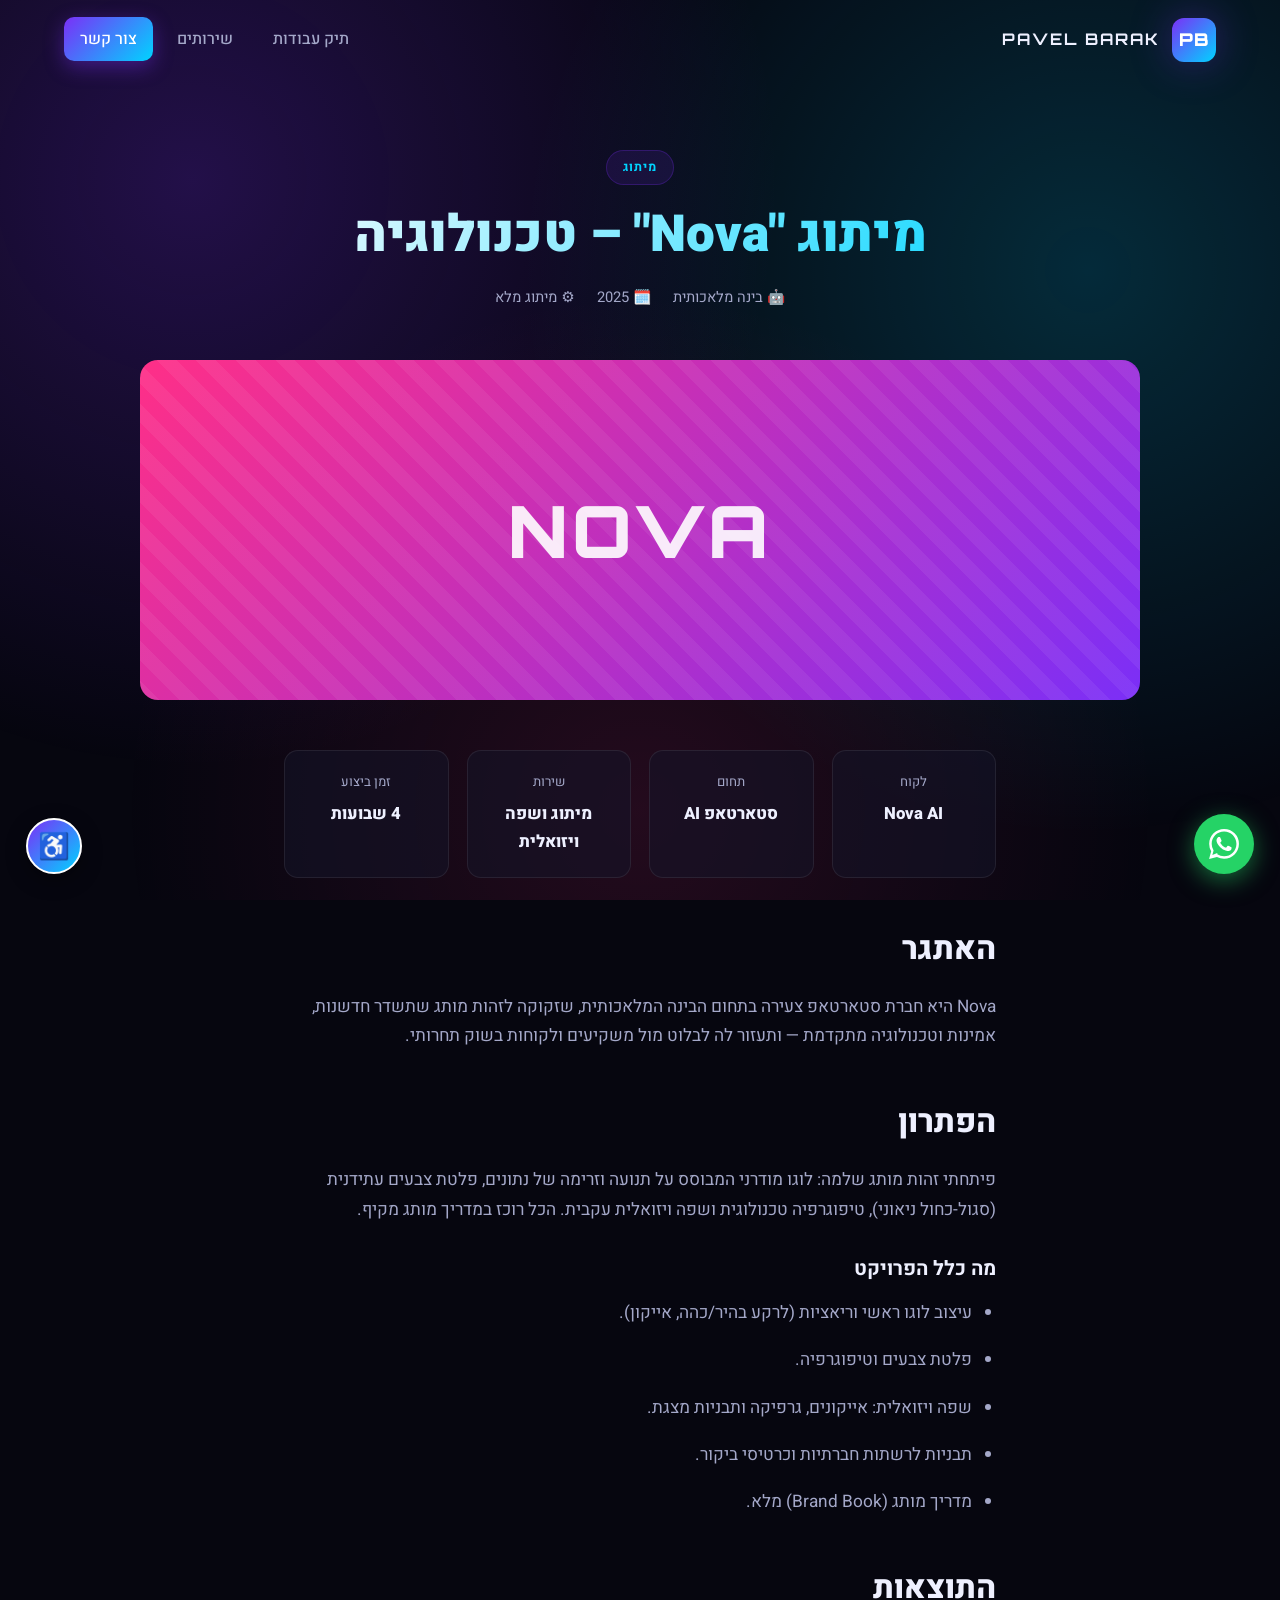
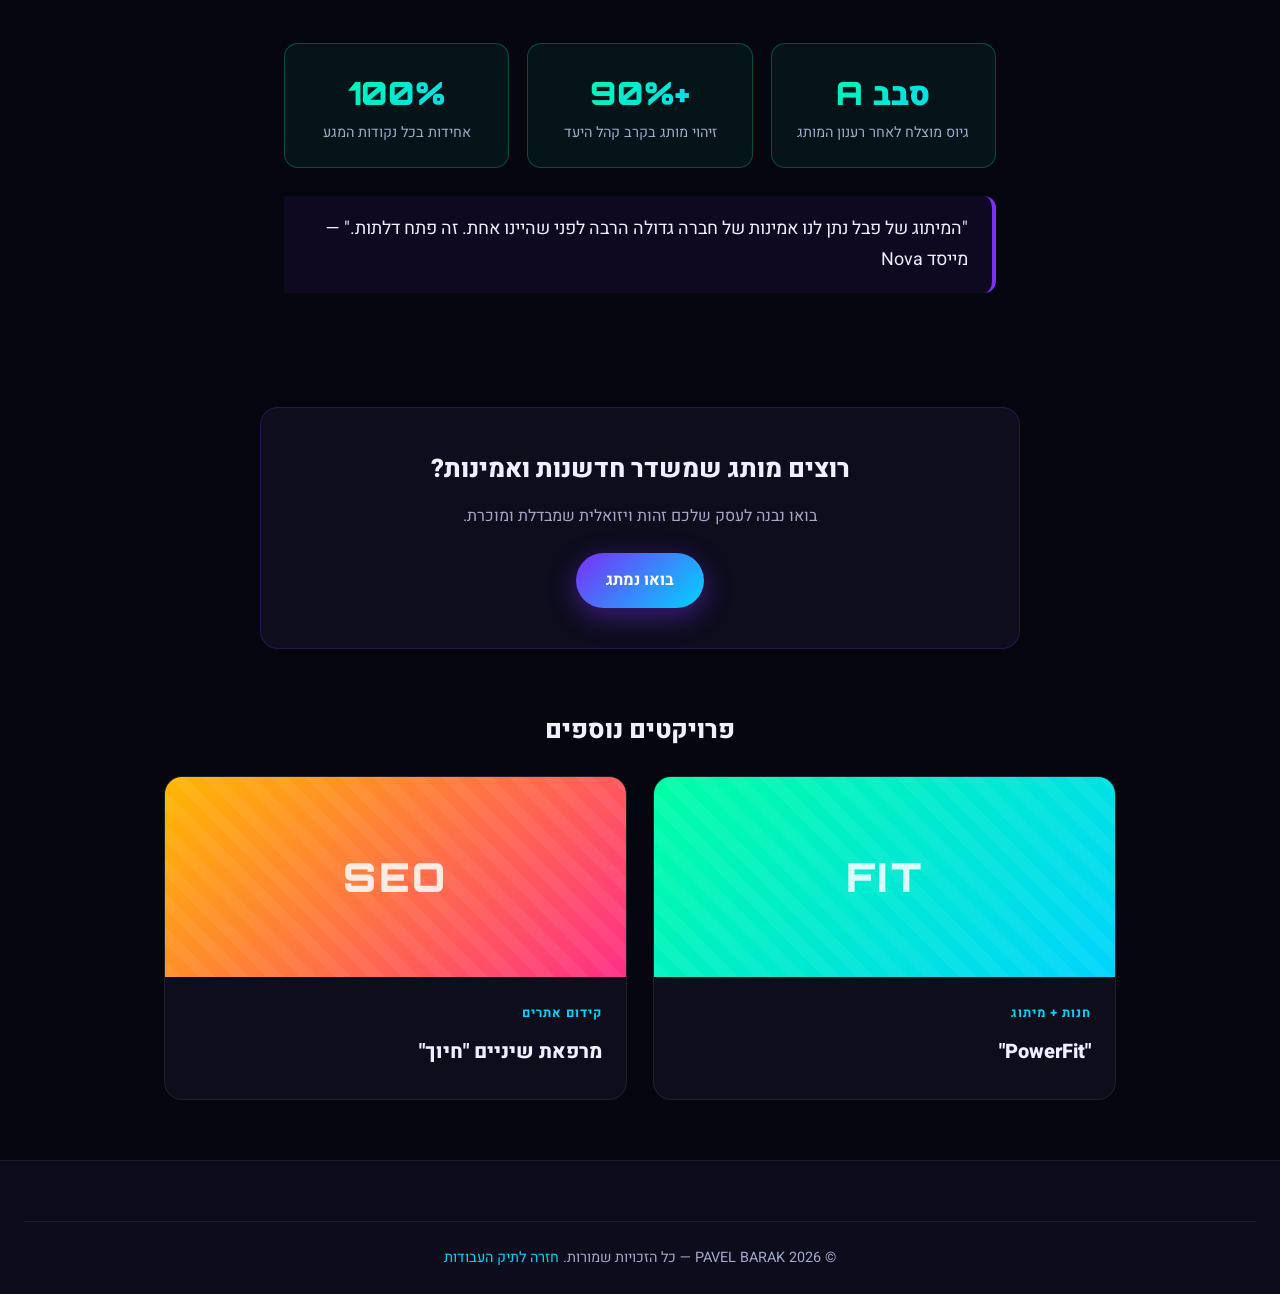
<file: project-nova.html>
<!DOCTYPE html>
<html lang="he" dir="rtl">
<head>
    <meta charset="UTF-8">
    <meta name="viewport" content="width=device-width, initial-scale=1.0">
    <meta name="theme-color" content="#0a0a1a">
    <title>מיתוג "Nova" — סטארטאפ טכנולוגיה | תיק עבודות | PAVEL BARAK</title>
    <meta name="description" content="פרויקט מיתוג מלא לחברת סטארטאפ 'Nova' בתחום ה-AI — לוגו, שפה ויזואלית ומדריך מותג שמשדר חדשנות.">
    <meta name="robots" content="index, follow">
    <link rel="canonical" href="https://www.pavelbarak.co.il/project-nova.html">
    <meta property="og:type" content="website">
    <meta property="og:locale" content="he_IL">
    <meta property="og:title" content="מיתוג 'Nova' — סטארטאפ טכנולוגיה | PAVEL BARAK">
    <link rel="preconnect" href="https://fonts.googleapis.com">
    <link rel="preconnect" href="https://fonts.gstatic.com" crossorigin>
    <link href="https://fonts.googleapis.com/css2?family=Heebo:wght@300;400;500;700;800;900&family=Orbitron:wght@500;700;900&display=swap" rel="stylesheet">
    <link rel="stylesheet" href="css/style.css">
</head>
<body>
    <a href="#main-content" class="skip-link">דלג לתוכן הראשי</a>
    <div class="bg-glow" aria-hidden="true"></div>

    <header class="header scrolled" id="header">
        <nav class="nav" aria-label="ניווט ראשי">
            <a href="index.html" class="logo" aria-label="PAVEL BARAK דף הבית">
                <span class="logo-mark">PB</span>
                <span class="logo-text">PAVEL BARAK</span>
            </a>
            <ul class="nav-menu" id="navMenu">
                <li><a href="index.html#portfolio">תיק עבודות</a></li>
                <li><a href="index.html#services">שירותים</a></li>
                <li><a href="index.html#contact" class="nav-cta">צור קשר</a></li>
            </ul>
        </nav>
    </header>

    <main id="main-content">
        <div class="page-hero">
            <span class="article-tag">מיתוג</span>
            <h1>מיתוג "Nova" – טכנולוגיה</h1>
            <div class="page-meta">
                <span>🤖 בינה מלאכותית</span>
                <span>🗓️ 2025</span>
                <span>⚙️ מיתוג מלא</span>
            </div>
        </div>

        <div class="page-banner" style="--c1:#ff2f87;--c2:#7b2ff7;" aria-hidden="true">
            <span class="banner-label">NOVA</span>
        </div>

        <div class="project-facts">
            <div class="fact"><span class="fact-label">לקוח</span><span class="fact-val">Nova AI</span></div>
            <div class="fact"><span class="fact-label">תחום</span><span class="fact-val">סטארטאפ AI</span></div>
            <div class="fact"><span class="fact-label">שירות</span><span class="fact-val">מיתוג ושפה ויזואלית</span></div>
            <div class="fact"><span class="fact-label">זמן ביצוע</span><span class="fact-val">4 שבועות</span></div>
        </div>

        <article class="article-content">
            <h2>האתגר</h2>
            <p>Nova היא חברת סטארטאפ צעירה בתחום הבינה המלאכותית, שזקוקה לזהות מותג שתשדר חדשנות, אמינות וטכנולוגיה מתקדמת — ותעזור לה לבלוט מול משקיעים ולקוחות בשוק תחרותי.</p>

            <h2>הפתרון</h2>
            <p>פיתחתי זהות מותג שלמה: לוגו מודרני המבוסס על תנועה וזרימה של נתונים, פלטת צבעים עתידנית (סגול-כחול ניאוני), טיפוגרפיה טכנולוגית ושפה ויזואלית עקבית. הכל רוכז במדריך מותג מקיף.</p>

            <h3>מה כלל הפרויקט</h3>
            <ul>
                <li>עיצוב לוגו ראשי וריאציות (לרקע בהיר/כהה, אייקון).</li>
                <li>פלטת צבעים וטיפוגרפיה.</li>
                <li>שפה ויזואלית: אייקונים, גרפיקה ותבניות מצגת.</li>
                <li>תבניות לרשתות חברתיות וכרטיסי ביקור.</li>
                <li>מדריך מותג (Brand Book) מלא.</li>
            </ul>

            <h2>התוצאות</h2>
            <div class="result-grid">
                <div class="result-stat"><div class="num">סבב A</div><div class="desc">גיוס מוצלח לאחר רענון המותג</div></div>
                <div class="result-stat"><div class="num">+90%</div><div class="desc">זיהוי מותג בקרב קהל היעד</div></div>
                <div class="result-stat"><div class="num">100%</div><div class="desc">אחידות בכל נקודות המגע</div></div>
            </div>

            <blockquote>"המיתוג של פבל נתן לנו אמינות של חברה גדולה הרבה לפני שהיינו אחת. זה פתח דלתות." — מייסד Nova</blockquote>
        </article>

        <div class="page-cta">
            <h2>רוצים מותג שמשדר חדשנות ואמינות?</h2>
            <p>בואו נבנה לעסק שלכם זהות ויזואלית שמבדלת ומוכרת.</p>
            <a href="index.html#contact" class="btn btn-primary">בואו נמתג</a>
        </div>

        <section class="related">
            <h2>פרויקטים נוספים</h2>
            <div class="portfolio-grid">
                <a href="project-powerfit.html" class="portfolio-item" style="display:block;">
                    <div class="portfolio-thumb" style="--c1:#00ffa3;--c2:#00d4ff;" aria-hidden="true"><span>FIT</span></div>
                    <div class="portfolio-info"><span class="portfolio-cat">חנות + מיתוג</span><h3>"PowerFit"</h3></div>
                </a>
                <a href="project-dental.html" class="portfolio-item" style="display:block;">
                    <div class="portfolio-thumb" style="--c1:#ffb800;--c2:#ff2f87;" aria-hidden="true"><span>SEO</span></div>
                    <div class="portfolio-info"><span class="portfolio-cat">קידום אתרים</span><h3>מרפאת שיניים "חיוך"</h3></div>
                </a>
            </div>
        </section>
    </main>

    <footer class="footer">
        <div class="footer-bottom">
            <p>© <span id="year"></span> PAVEL BARAK — כל הזכויות שמורות.
                <a href="index.html#portfolio" style="color:var(--primary-2)">חזרה לתיק העבודות</a></p>
        </div>
    </footer>

    <a href="https://wa.me/972528388022" class="whatsapp-float" target="_blank" rel="noopener" aria-label="צור קשר בוואטסאפ">
        <svg viewBox="0 0 24 24" width="30" height="30" aria-hidden="true" fill="currentColor"><path d="M.057 24l1.687-6.163a11.867 11.867 0 01-1.587-5.946C.16 5.335 5.495 0 12.05 0a11.82 11.82 0 018.413 3.488 11.824 11.824 0 013.48 8.414c-.003 6.557-5.338 11.892-11.893 11.892a11.9 11.9 0 01-5.688-1.448L.057 24zm6.597-3.807c1.676.995 3.276 1.591 5.392 1.592 5.448 0 9.886-4.434 9.889-9.885.002-5.462-4.415-9.89-9.881-9.892-5.452 0-9.887 4.434-9.889 9.884a9.86 9.86 0 001.51 5.26l-.999 3.648 3.978-1.607zm11.387-5.464c-.074-.124-.272-.198-.57-.347-.297-.149-1.758-.868-2.031-.967-.272-.099-.47-.149-.669.149-.198.297-.768.967-.941 1.165-.173.198-.347.223-.644.074-.297-.149-1.255-.462-2.39-1.475-.883-.788-1.48-1.761-1.653-2.059-.173-.297-.018-.458.13-.606.134-.133.297-.347.446-.521.151-.172.2-.296.3-.495.099-.198.05-.372-.025-.521-.075-.148-.669-1.611-.916-2.206-.242-.579-.487-.501-.669-.51l-.57-.01c-.198 0-.52.074-.792.372s-1.04 1.016-1.04 2.479 1.065 2.876 1.213 3.074c.149.198 2.095 3.2 5.076 4.487.709.306 1.263.489 1.694.626.712.226 1.36.194 1.872.118.571-.085 1.758-.719 2.006-1.413.248-.695.248-1.29.173-1.414z"/></svg>
    </a>

    <script src="js/main.js"></script>
</body>
</html>
</file>
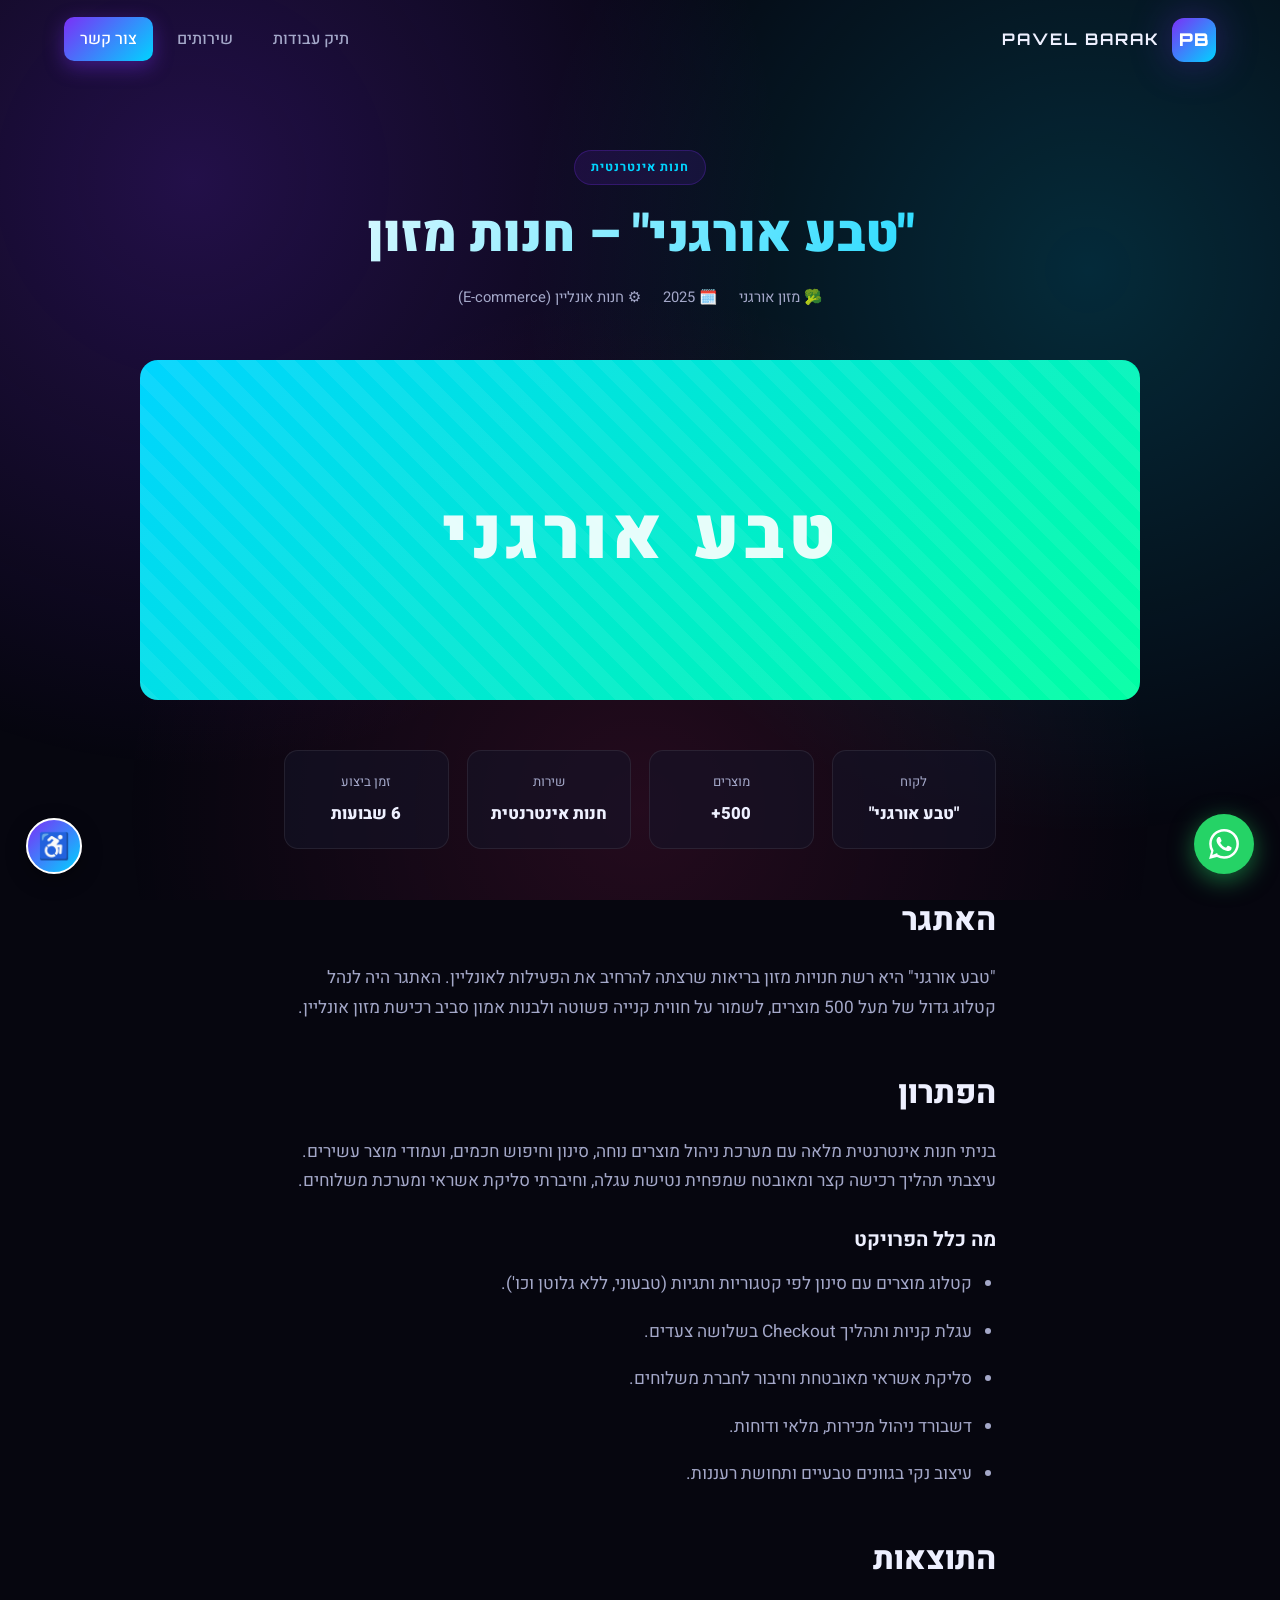
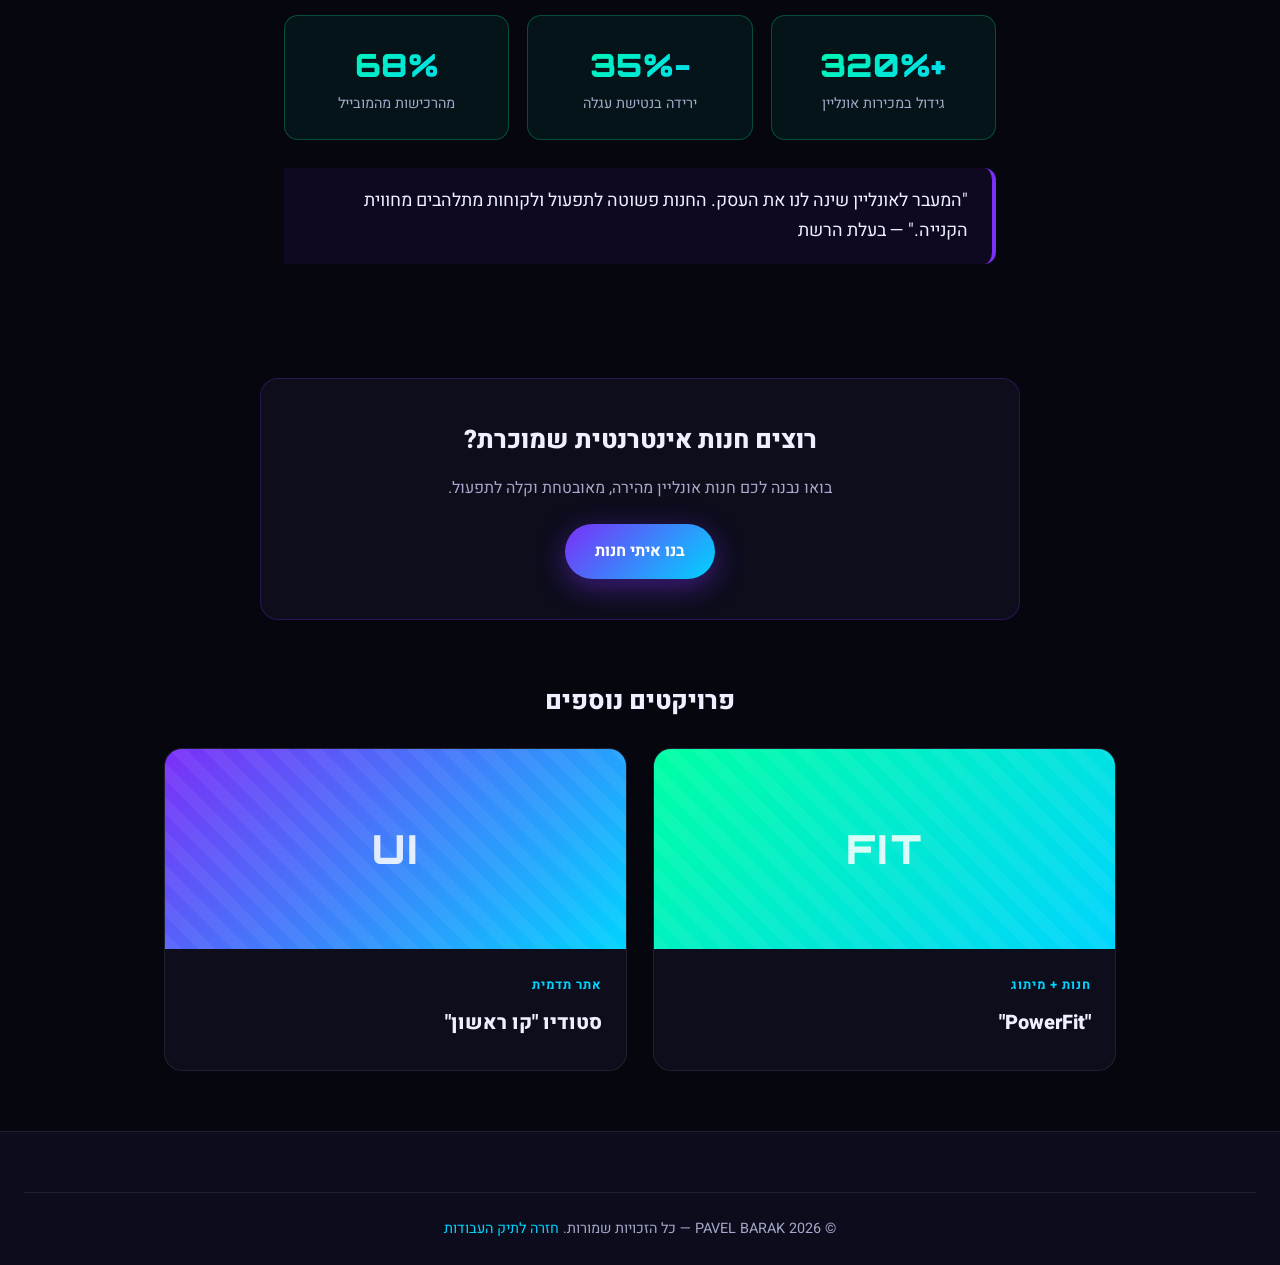
<file: project-organic.html>
<!DOCTYPE html>
<html lang="he" dir="rtl">
<head>
    <meta charset="UTF-8">
    <meta name="viewport" content="width=device-width, initial-scale=1.0">
    <meta name="theme-color" content="#0a0a1a">
    <title>"טבע אורגני" — חנות אינטרנטית | תיק עבודות | PAVEL BARAK</title>
    <meta name="description" content="פרויקט בניית חנות אינטרנטית לרשת מזון אורגני 'טבע אורגני' — מעל 500 מוצרים, סליקה מאובטחת וחווית קנייה חלקה.">
    <meta name="robots" content="index, follow">
    <link rel="canonical" href="https://www.pavelbarak.co.il/project-organic.html">
    <meta property="og:type" content="website">
    <meta property="og:locale" content="he_IL">
    <meta property="og:title" content="'טבע אורגני' — חנות אינטרנטית | PAVEL BARAK">
    <link rel="preconnect" href="https://fonts.googleapis.com">
    <link rel="preconnect" href="https://fonts.gstatic.com" crossorigin>
    <link href="https://fonts.googleapis.com/css2?family=Heebo:wght@300;400;500;700;800;900&family=Orbitron:wght@500;700;900&display=swap" rel="stylesheet">
    <link rel="stylesheet" href="css/style.css">
</head>
<body>
    <a href="#main-content" class="skip-link">דלג לתוכן הראשי</a>
    <div class="bg-glow" aria-hidden="true"></div>

    <header class="header scrolled" id="header">
        <nav class="nav" aria-label="ניווט ראשי">
            <a href="index.html" class="logo" aria-label="PAVEL BARAK דף הבית">
                <span class="logo-mark">PB</span>
                <span class="logo-text">PAVEL BARAK</span>
            </a>
            <ul class="nav-menu" id="navMenu">
                <li><a href="index.html#portfolio">תיק עבודות</a></li>
                <li><a href="index.html#services">שירותים</a></li>
                <li><a href="index.html#contact" class="nav-cta">צור קשר</a></li>
            </ul>
        </nav>
    </header>

    <main id="main-content">
        <div class="page-hero">
            <span class="article-tag">חנות אינטרנטית</span>
            <h1>"טבע אורגני" – חנות מזון</h1>
            <div class="page-meta">
                <span>🥦 מזון אורגני</span>
                <span>🗓️ 2025</span>
                <span>⚙️ חנות אונליין (E-commerce)</span>
            </div>
        </div>

        <div class="page-banner" style="--c1:#00d4ff;--c2:#00ffa3;" aria-hidden="true">
            <span class="banner-label">טבע אורגני</span>
        </div>

        <div class="project-facts">
            <div class="fact"><span class="fact-label">לקוח</span><span class="fact-val">"טבע אורגני"</span></div>
            <div class="fact"><span class="fact-label">מוצרים</span><span class="fact-val">500+</span></div>
            <div class="fact"><span class="fact-label">שירות</span><span class="fact-val">חנות אינטרנטית</span></div>
            <div class="fact"><span class="fact-label">זמן ביצוע</span><span class="fact-val">6 שבועות</span></div>
        </div>

        <article class="article-content">
            <h2>האתגר</h2>
            <p>"טבע אורגני" היא רשת חנויות מזון בריאות שרצתה להרחיב את הפעילות לאונליין. האתגר היה לנהל קטלוג גדול של מעל 500 מוצרים, לשמור על חווית קנייה פשוטה ולבנות אמון סביב רכישת מזון אונליין.</p>

            <h2>הפתרון</h2>
            <p>בניתי חנות אינטרנטית מלאה עם מערכת ניהול מוצרים נוחה, סינון וחיפוש חכמים, ועמודי מוצר עשירים. עיצבתי תהליך רכישה קצר ומאובטח שמפחית נטישת עגלה, וחיברתי סליקת אשראי ומערכת משלוחים.</p>

            <h3>מה כלל הפרויקט</h3>
            <ul>
                <li>קטלוג מוצרים עם סינון לפי קטגוריות ותגיות (טבעוני, ללא גלוטן וכו').</li>
                <li>עגלת קניות ותהליך Checkout בשלושה צעדים.</li>
                <li>סליקת אשראי מאובטחת וחיבור לחברת משלוחים.</li>
                <li>דשבורד ניהול מכירות, מלאי ודוחות.</li>
                <li>עיצוב נקי בגוונים טבעיים ותחושת רעננות.</li>
            </ul>

            <h2>התוצאות</h2>
            <div class="result-grid">
                <div class="result-stat"><div class="num">+320%</div><div class="desc">גידול במכירות אונליין</div></div>
                <div class="result-stat"><div class="num">-35%</div><div class="desc">ירידה בנטישת עגלה</div></div>
                <div class="result-stat"><div class="num">68%</div><div class="desc">מהרכישות מהמובייל</div></div>
            </div>

            <blockquote>"המעבר לאונליין שינה לנו את העסק. החנות פשוטה לתפעול ולקוחות מתלהבים מחווית הקנייה." — בעלת הרשת</blockquote>
        </article>

        <div class="page-cta">
            <h2>רוצים חנות אינטרנטית שמוכרת?</h2>
            <p>בואו נבנה לכם חנות אונליין מהירה, מאובטחת וקלה לתפעול.</p>
            <a href="index.html#contact" class="btn btn-primary">בנו איתי חנות</a>
        </div>

        <section class="related">
            <h2>פרויקטים נוספים</h2>
            <div class="portfolio-grid">
                <a href="project-powerfit.html" class="portfolio-item" style="display:block;">
                    <div class="portfolio-thumb" style="--c1:#00ffa3;--c2:#00d4ff;" aria-hidden="true"><span>FIT</span></div>
                    <div class="portfolio-info"><span class="portfolio-cat">חנות + מיתוג</span><h3>"PowerFit"</h3></div>
                </a>
                <a href="project-architecture.html" class="portfolio-item" style="display:block;">
                    <div class="portfolio-thumb" style="--c1:#7b2ff7;--c2:#00d4ff;" aria-hidden="true"><span>UI</span></div>
                    <div class="portfolio-info"><span class="portfolio-cat">אתר תדמית</span><h3>סטודיו "קו ראשון"</h3></div>
                </a>
            </div>
        </section>
    </main>

    <footer class="footer">
        <div class="footer-bottom">
            <p>© <span id="year"></span> PAVEL BARAK — כל הזכויות שמורות.
                <a href="index.html#portfolio" style="color:var(--primary-2)">חזרה לתיק העבודות</a></p>
        </div>
    </footer>

    <a href="https://wa.me/972528388022" class="whatsapp-float" target="_blank" rel="noopener" aria-label="צור קשר בוואטסאפ">
        <svg viewBox="0 0 24 24" width="30" height="30" aria-hidden="true" fill="currentColor"><path d="M.057 24l1.687-6.163a11.867 11.867 0 01-1.587-5.946C.16 5.335 5.495 0 12.05 0a11.82 11.82 0 018.413 3.488 11.824 11.824 0 013.48 8.414c-.003 6.557-5.338 11.892-11.893 11.892a11.9 11.9 0 01-5.688-1.448L.057 24zm6.597-3.807c1.676.995 3.276 1.591 5.392 1.592 5.448 0 9.886-4.434 9.889-9.885.002-5.462-4.415-9.89-9.881-9.892-5.452 0-9.887 4.434-9.889 9.884a9.86 9.86 0 001.51 5.26l-.999 3.648 3.978-1.607zm11.387-5.464c-.074-.124-.272-.198-.57-.347-.297-.149-1.758-.868-2.031-.967-.272-.099-.47-.149-.669.149-.198.297-.768.967-.941 1.165-.173.198-.347.223-.644.074-.297-.149-1.255-.462-2.39-1.475-.883-.788-1.48-1.761-1.653-2.059-.173-.297-.018-.458.13-.606.134-.133.297-.347.446-.521.151-.172.2-.296.3-.495.099-.198.05-.372-.025-.521-.075-.148-.669-1.611-.916-2.206-.242-.579-.487-.501-.669-.51l-.57-.01c-.198 0-.52.074-.792.372s-1.04 1.016-1.04 2.479 1.065 2.876 1.213 3.074c.149.198 2.095 3.2 5.076 4.487.709.306 1.263.489 1.694.626.712.226 1.36.194 1.872.118.571-.085 1.758-.719 2.006-1.413.248-.695.248-1.29.173-1.414z"/></svg>
    </a>

    <script src="js/main.js"></script>
</body>
</html>
</file>
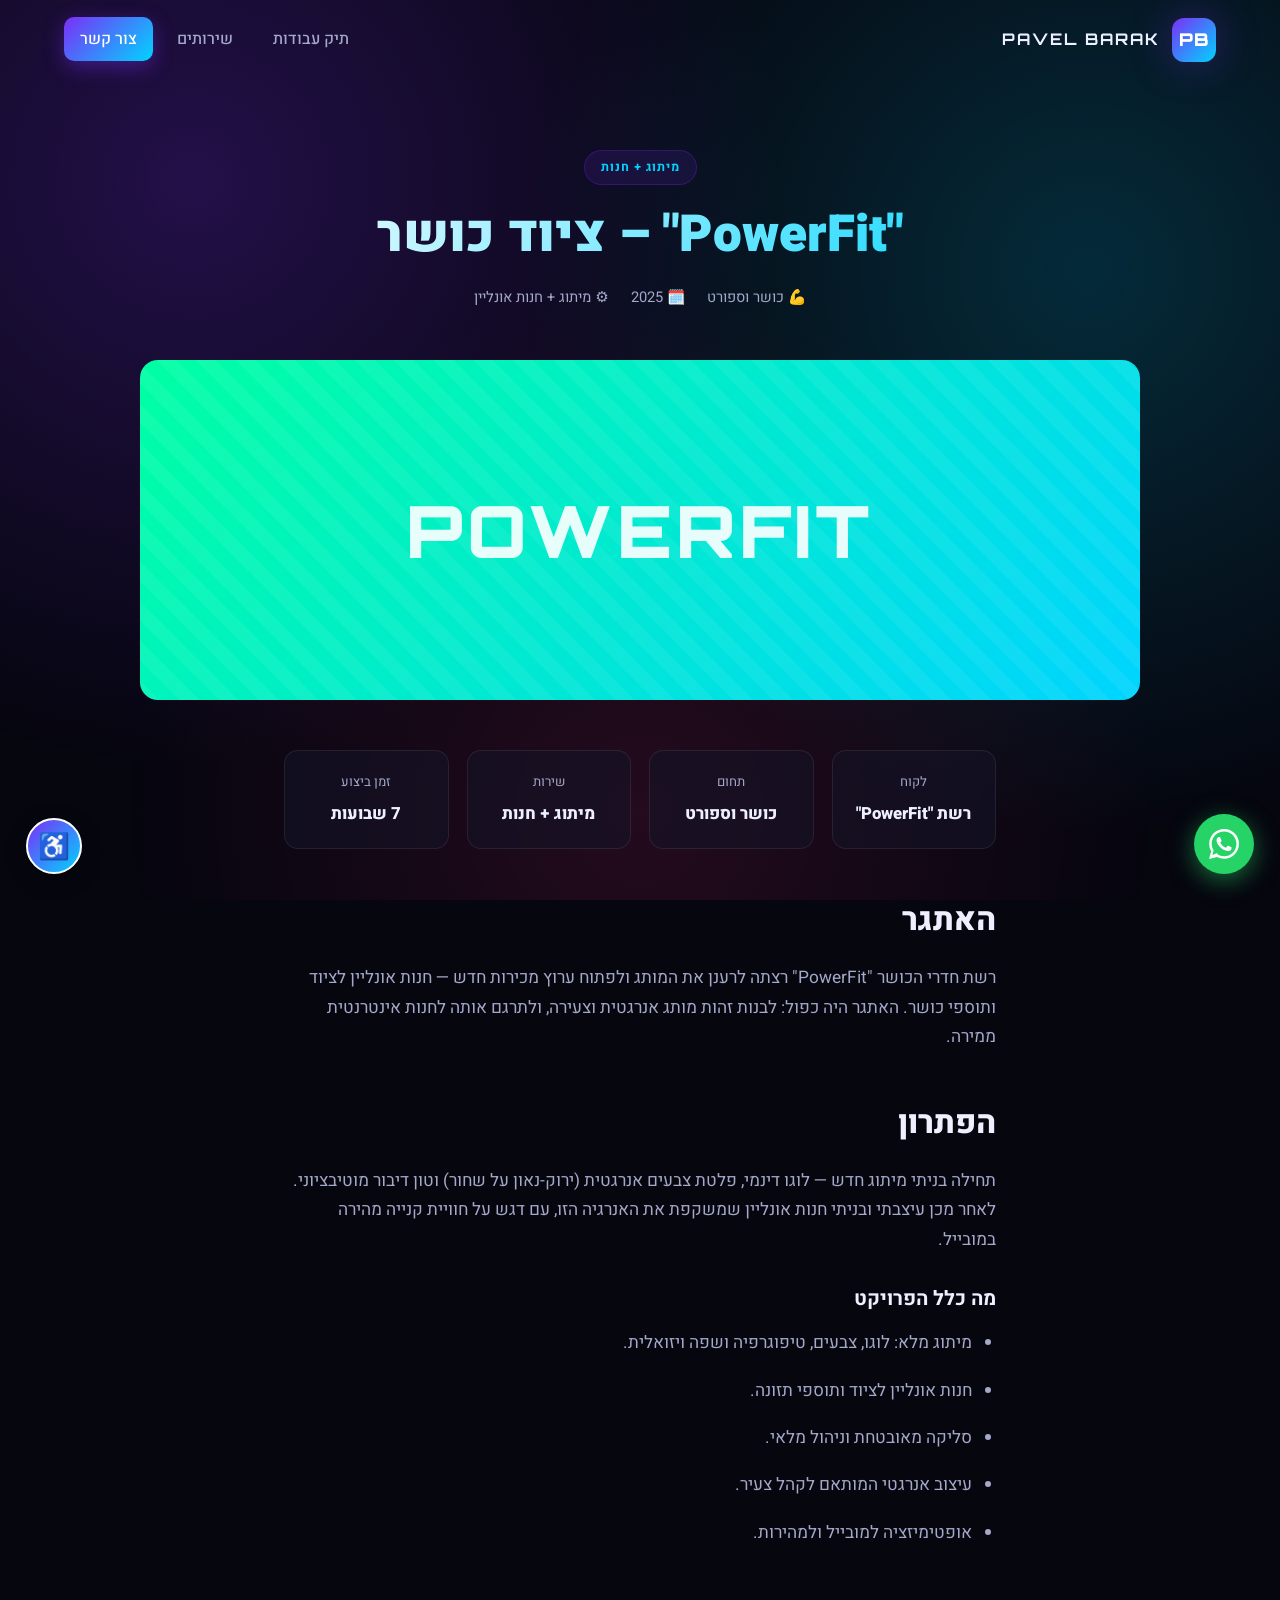
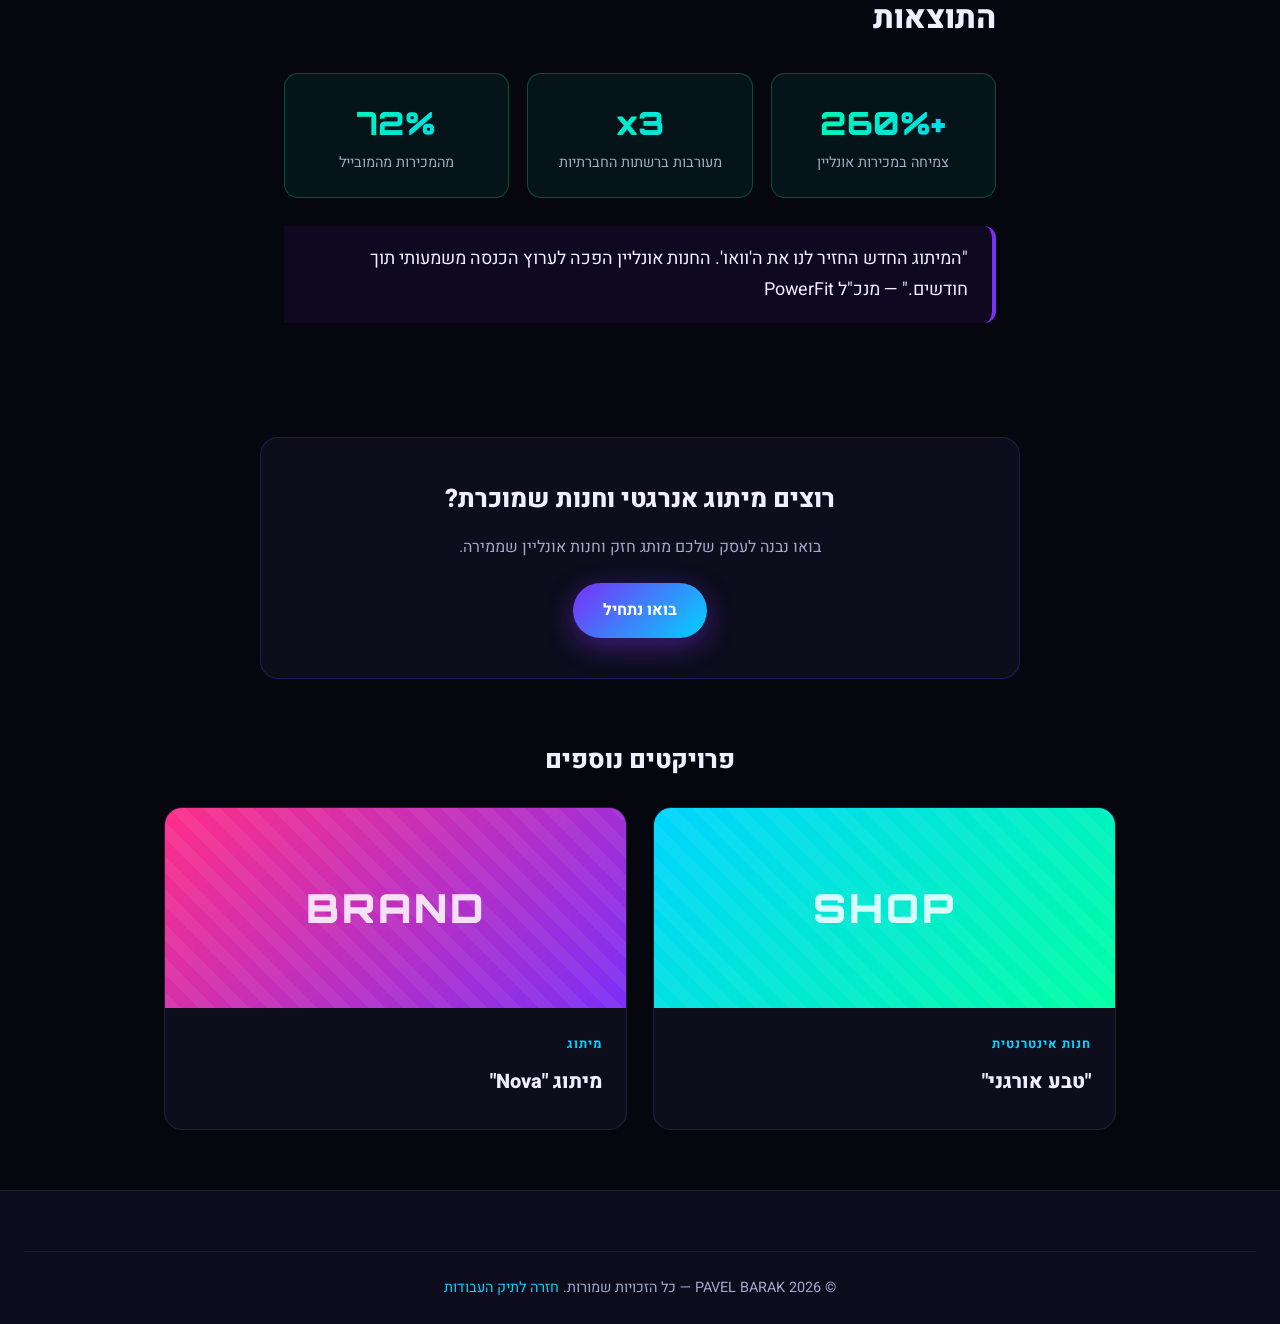
<file: project-powerfit.html>
<!DOCTYPE html>
<html lang="he" dir="rtl">
<head>
    <meta charset="UTF-8">
    <meta name="viewport" content="width=device-width, initial-scale=1.0">
    <meta name="theme-color" content="#0a0a1a">
    <title>"PowerFit" — מיתוג וחנות אונליין | תיק עבודות | PAVEL BARAK</title>
    <meta name="description" content="פרויקט מיתוג מלא וחנות אונליין לרשת חדרי כושר 'PowerFit' — זהות מותג אנרגטית וחנות ציוד כושר.">
    <meta name="robots" content="index, follow">
    <link rel="canonical" href="https://www.pavelbarak.co.il/project-powerfit.html">
    <meta property="og:type" content="website">
    <meta property="og:locale" content="he_IL">
    <meta property="og:title" content="'PowerFit' — מיתוג וחנות אונליין | PAVEL BARAK">
    <link rel="preconnect" href="https://fonts.googleapis.com">
    <link rel="preconnect" href="https://fonts.gstatic.com" crossorigin>
    <link href="https://fonts.googleapis.com/css2?family=Heebo:wght@300;400;500;700;800;900&family=Orbitron:wght@500;700;900&display=swap" rel="stylesheet">
    <link rel="stylesheet" href="css/style.css">
</head>
<body>
    <a href="#main-content" class="skip-link">דלג לתוכן הראשי</a>
    <div class="bg-glow" aria-hidden="true"></div>

    <header class="header scrolled" id="header">
        <nav class="nav" aria-label="ניווט ראשי">
            <a href="index.html" class="logo" aria-label="PAVEL BARAK דף הבית">
                <span class="logo-mark">PB</span>
                <span class="logo-text">PAVEL BARAK</span>
            </a>
            <ul class="nav-menu" id="navMenu">
                <li><a href="index.html#portfolio">תיק עבודות</a></li>
                <li><a href="index.html#services">שירותים</a></li>
                <li><a href="index.html#contact" class="nav-cta">צור קשר</a></li>
            </ul>
        </nav>
    </header>

    <main id="main-content">
        <div class="page-hero">
            <span class="article-tag">מיתוג + חנות</span>
            <h1>"PowerFit" – ציוד כושר</h1>
            <div class="page-meta">
                <span>💪 כושר וספורט</span>
                <span>🗓️ 2025</span>
                <span>⚙️ מיתוג + חנות אונליין</span>
            </div>
        </div>

        <div class="page-banner" style="--c1:#00ffa3;--c2:#00d4ff;" aria-hidden="true">
            <span class="banner-label">POWERFIT</span>
        </div>

        <div class="project-facts">
            <div class="fact"><span class="fact-label">לקוח</span><span class="fact-val">רשת "PowerFit"</span></div>
            <div class="fact"><span class="fact-label">תחום</span><span class="fact-val">כושר וספורט</span></div>
            <div class="fact"><span class="fact-label">שירות</span><span class="fact-val">מיתוג + חנות</span></div>
            <div class="fact"><span class="fact-label">זמן ביצוע</span><span class="fact-val">7 שבועות</span></div>
        </div>

        <article class="article-content">
            <h2>האתגר</h2>
            <p>רשת חדרי הכושר "PowerFit" רצתה לרענן את המותג ולפתוח ערוץ מכירות חדש — חנות אונליין לציוד ותוספי כושר. האתגר היה כפול: לבנות זהות מותג אנרגטית וצעירה, ולתרגם אותה לחנות אינטרנטית ממירה.</p>

            <h2>הפתרון</h2>
            <p>תחילה בניתי מיתוג חדש — לוגו דינמי, פלטת צבעים אנרגטית (ירוק-נאון על שחור) וטון דיבור מוטיבציוני. לאחר מכן עיצבתי ובניתי חנות אונליין שמשקפת את האנרגיה הזו, עם דגש על חוויית קנייה מהירה במובייל.</p>

            <h3>מה כלל הפרויקט</h3>
            <ul>
                <li>מיתוג מלא: לוגו, צבעים, טיפוגרפיה ושפה ויזואלית.</li>
                <li>חנות אונליין לציוד ותוספי תזונה.</li>
                <li>סליקה מאובטחת וניהול מלאי.</li>
                <li>עיצוב אנרגטי המותאם לקהל צעיר.</li>
                <li>אופטימיזציה למובייל ולמהירות.</li>
            </ul>

            <h2>התוצאות</h2>
            <div class="result-grid">
                <div class="result-stat"><div class="num">+260%</div><div class="desc">צמיחה במכירות אונליין</div></div>
                <div class="result-stat"><div class="num">x3</div><div class="desc">מעורבות ברשתות החברתיות</div></div>
                <div class="result-stat"><div class="num">72%</div><div class="desc">מהמכירות מהמובייל</div></div>
            </div>

            <blockquote>"המיתוג החדש החזיר לנו את ה'וואו'. החנות אונליין הפכה לערוץ הכנסה משמעותי תוך חודשים." — מנכ"ל PowerFit</blockquote>
        </article>

        <div class="page-cta">
            <h2>רוצים מיתוג אנרגטי וחנות שמוכרת?</h2>
            <p>בואו נבנה לעסק שלכם מותג חזק וחנות אונליין שממירה.</p>
            <a href="index.html#contact" class="btn btn-primary">בואו נתחיל</a>
        </div>

        <section class="related">
            <h2>פרויקטים נוספים</h2>
            <div class="portfolio-grid">
                <a href="project-organic.html" class="portfolio-item" style="display:block;">
                    <div class="portfolio-thumb" style="--c1:#00d4ff;--c2:#00ffa3;" aria-hidden="true"><span>SHOP</span></div>
                    <div class="portfolio-info"><span class="portfolio-cat">חנות אינטרנטית</span><h3>"טבע אורגני"</h3></div>
                </a>
                <a href="project-nova.html" class="portfolio-item" style="display:block;">
                    <div class="portfolio-thumb" style="--c1:#ff2f87;--c2:#7b2ff7;" aria-hidden="true"><span>BRAND</span></div>
                    <div class="portfolio-info"><span class="portfolio-cat">מיתוג</span><h3>מיתוג "Nova"</h3></div>
                </a>
            </div>
        </section>
    </main>

    <footer class="footer">
        <div class="footer-bottom">
            <p>© <span id="year"></span> PAVEL BARAK — כל הזכויות שמורות.
                <a href="index.html#portfolio" style="color:var(--primary-2)">חזרה לתיק העבודות</a></p>
        </div>
    </footer>

    <a href="https://wa.me/972528388022" class="whatsapp-float" target="_blank" rel="noopener" aria-label="צור קשר בוואטסאפ">
        <svg viewBox="0 0 24 24" width="30" height="30" aria-hidden="true" fill="currentColor"><path d="M.057 24l1.687-6.163a11.867 11.867 0 01-1.587-5.946C.16 5.335 5.495 0 12.05 0a11.82 11.82 0 018.413 3.488 11.824 11.824 0 013.48 8.414c-.003 6.557-5.338 11.892-11.893 11.892a11.9 11.9 0 01-5.688-1.448L.057 24zm6.597-3.807c1.676.995 3.276 1.591 5.392 1.592 5.448 0 9.886-4.434 9.889-9.885.002-5.462-4.415-9.89-9.881-9.892-5.452 0-9.887 4.434-9.889 9.884a9.86 9.86 0 001.51 5.26l-.999 3.648 3.978-1.607zm11.387-5.464c-.074-.124-.272-.198-.57-.347-.297-.149-1.758-.868-2.031-.967-.272-.099-.47-.149-.669.149-.198.297-.768.967-.941 1.165-.173.198-.347.223-.644.074-.297-.149-1.255-.462-2.39-1.475-.883-.788-1.48-1.761-1.653-2.059-.173-.297-.018-.458.13-.606.134-.133.297-.347.446-.521.151-.172.2-.296.3-.495.099-.198.05-.372-.025-.521-.075-.148-.669-1.611-.916-2.206-.242-.579-.487-.501-.669-.51l-.57-.01c-.198 0-.52.074-.792.372s-1.04 1.016-1.04 2.479 1.065 2.876 1.213 3.074c.149.198 2.095 3.2 5.076 4.487.709.306 1.263.489 1.694.626.712.226 1.36.194 1.872.118.571-.085 1.758-.719 2.006-1.413.248-.695.248-1.29.173-1.414z"/></svg>
    </a>

    <script src="js/main.js"></script>
</body>
</html>
</file>
<file: css/style.css>
/* ===========================================
   PAVEL BARAK — Futuristic Web Design Studio
   =========================================== */

:root {
    --bg: #06060f;
    --bg-2: #0c0c1d;
    --surface: rgba(20, 20, 40, 0.55);
    --surface-solid: #11112a;
    --text: #eef0ff;
    --text-dim: #a4a8c9;
    --primary: #7b2ff7;
    --primary-2: #00d4ff;
    --accent: #00ffa3;
    --pink: #ff2f87;
    --border: rgba(123, 47, 247, 0.25);
    --glass-border: rgba(255, 255, 255, 0.08);
    --shadow-glow: 0 0 40px rgba(123, 47, 247, 0.35);
    --radius: 18px;
    --max: 1200px;
    --font: 'Heebo', system-ui, -apple-system, sans-serif;
    --font-display: 'Orbitron', var(--font);
}

* { margin: 0; padding: 0; box-sizing: border-box; }

html { scroll-behavior: smooth; scroll-padding-top: 90px; }

body {
    font-family: var(--font);
    background: var(--bg);
    color: var(--text);
    line-height: 1.7;
    overflow-x: hidden;
    -webkit-font-smoothing: antialiased;
}

img { max-width: 100%; display: block; }
a { color: inherit; text-decoration: none; }
ul { list-style: none; }

/* ---------- Accessibility helpers ---------- */
.skip-link {
    position: absolute;
    right: -999px;
    top: 0;
    background: var(--primary);
    color: #fff;
    padding: 12px 20px;
    z-index: 10000;
    border-radius: 0 0 10px 0;
}
.skip-link:focus { right: 0; }

:focus-visible {
    outline: 3px solid var(--primary-2);
    outline-offset: 3px;
    border-radius: 4px;
}

/* ---------- Animated backgrounds ---------- */
.bg-grid {
    position: fixed;
    inset: 0;
    z-index: -3;
    background-image:
        linear-gradient(rgba(123, 47, 247, 0.06) 1px, transparent 1px),
        linear-gradient(90deg, rgba(0, 212, 255, 0.06) 1px, transparent 1px);
    background-size: 60px 60px;
    mask-image: radial-gradient(ellipse 90% 70% at 50% 0%, #000 40%, transparent 100%);
    animation: gridFloat 30s linear infinite;
}
@keyframes gridFloat {
    from { background-position: 0 0; }
    to { background-position: 60px 60px; }
}

.bg-glow {
    position: fixed;
    inset: 0;
    z-index: -2;
    background:
        radial-gradient(circle at 15% 20%, rgba(123, 47, 247, 0.25), transparent 45%),
        radial-gradient(circle at 85% 30%, rgba(0, 212, 255, 0.18), transparent 45%),
        radial-gradient(circle at 50% 90%, rgba(255, 47, 135, 0.12), transparent 50%);
    animation: glowShift 14s ease-in-out infinite alternate;
}
@keyframes glowShift {
    0% { transform: scale(1) translate(0, 0); }
    100% { transform: scale(1.2) translate(-3%, 2%); }
}

#particles {
    position: fixed;
    inset: 0;
    z-index: -1;
    pointer-events: none;
}

/* ---------- Header ---------- */
.header {
    position: fixed;
    top: 0; left: 0; right: 0;
    z-index: 1000;
    transition: all 0.4s ease;
    padding: 18px 0;
}
.header.scrolled {
    background: rgba(6, 6, 15, 0.85);
    backdrop-filter: blur(16px);
    border-bottom: 1px solid var(--glass-border);
    padding: 12px 0;
}
.nav {
    max-width: var(--max);
    margin: 0 auto;
    padding: 0 24px;
    display: flex;
    align-items: center;
    justify-content: space-between;
}
.logo { display: flex; align-items: center; gap: 12px; }
.logo-mark {
    font-family: var(--font-display);
    font-weight: 900;
    font-size: 1.1rem;
    width: 44px; height: 44px;
    display: grid; place-items: center;
    background: linear-gradient(135deg, var(--primary), var(--primary-2));
    border-radius: 12px;
    color: #fff;
    box-shadow: var(--shadow-glow);
    letter-spacing: 1px;
}
.logo-text {
    font-family: var(--font-display);
    font-weight: 700;
    letter-spacing: 2px;
    font-size: 1rem;
}

.nav-menu { display: flex; align-items: center; gap: 8px; }
.nav-menu a {
    padding: 10px 16px;
    border-radius: 10px;
    font-weight: 500;
    color: var(--text-dim);
    transition: all 0.25s;
    position: relative;
}
.nav-menu a:hover { color: var(--text); background: rgba(123, 47, 247, 0.12); }
.nav-cta {
    background: linear-gradient(135deg, var(--primary), var(--primary-2));
    color: #fff !important;
    box-shadow: 0 6px 20px rgba(123, 47, 247, 0.4);
}
.nav-cta:hover { transform: translateY(-2px); }

.nav-toggle {
    display: none;
    flex-direction: column;
    gap: 5px;
    background: none;
    border: none;
    cursor: pointer;
    padding: 8px;
}
.nav-toggle span {
    width: 26px; height: 3px;
    background: var(--text);
    border-radius: 3px;
    transition: 0.3s;
}
.nav-toggle.open span:nth-child(1) { transform: translateY(8px) rotate(45deg); }
.nav-toggle.open span:nth-child(2) { opacity: 0; }
.nav-toggle.open span:nth-child(3) { transform: translateY(-8px) rotate(-45deg); }

/* ---------- Buttons ---------- */
.btn {
    display: inline-flex;
    align-items: center;
    justify-content: center;
    gap: 8px;
    padding: 14px 30px;
    border-radius: 50px;
    font-weight: 700;
    font-size: 1rem;
    cursor: pointer;
    border: none;
    transition: all 0.3s cubic-bezier(.2,.8,.2,1);
    font-family: var(--font);
    position: relative;
    overflow: hidden;
}
.btn-primary {
    background: linear-gradient(135deg, var(--primary), var(--primary-2));
    color: #fff;
    box-shadow: 0 8px 28px rgba(123, 47, 247, 0.45);
}
.btn-primary:hover { transform: translateY(-3px); box-shadow: 0 12px 36px rgba(0, 212, 255, 0.5); }
.btn-ghost {
    background: rgba(255, 255, 255, 0.04);
    color: var(--text);
    border: 1px solid var(--glass-border);
}
.btn-ghost:hover { background: rgba(255, 255, 255, 0.1); transform: translateY(-3px); }
.btn-card {
    width: 100%;
    background: rgba(123, 47, 247, 0.12);
    color: var(--text);
    border: 1px solid var(--border);
    margin-top: auto;
}
.btn-card:hover { background: linear-gradient(135deg, var(--primary), var(--primary-2)); color: #fff; }
.btn-block { width: 100%; }

/* ---------- Hero ---------- */
.hero {
    min-height: 100vh;
    display: flex;
    flex-direction: column;
    align-items: center;
    justify-content: center;
    text-align: center;
    padding: 120px 24px 60px;
    position: relative;
}
.hero-content { max-width: 880px; }
.hero-tagline {
    display: inline-block;
    font-weight: 600;
    color: var(--primary-2);
    letter-spacing: 3px;
    text-transform: uppercase;
    font-size: 0.85rem;
    padding: 8px 18px;
    border: 1px solid var(--border);
    border-radius: 50px;
    background: rgba(123, 47, 247, 0.08);
    margin-bottom: 28px;
}
.hero-title { display: flex; flex-direction: column; gap: 10px; margin-bottom: 24px; }
.gradient-text {
    font-family: var(--font-display);
    font-size: clamp(2.8rem, 9vw, 6rem);
    font-weight: 900;
    letter-spacing: 4px;
    background: linear-gradient(120deg, #fff 10%, var(--primary-2) 40%, var(--primary) 70%, var(--pink) 100%);
    background-size: 200% auto;
    -webkit-background-clip: text;
    background-clip: text;
    -webkit-text-fill-color: transparent;
    animation: shine 6s linear infinite;
    line-height: 1.1;
}
@keyframes shine { to { background-position: 200% center; } }
.hero-subtitle {
    font-size: clamp(1.3rem, 4vw, 2.2rem);
    font-weight: 800;
    color: var(--text);
}
.hero-desc {
    font-size: clamp(1rem, 2.5vw, 1.25rem);
    color: var(--text-dim);
    max-width: 620px;
    margin: 0 auto 38px;
}
.hero-actions { display: flex; gap: 16px; justify-content: center; flex-wrap: wrap; margin-bottom: 60px; }

.hero-stats {
    display: flex;
    gap: 48px;
    justify-content: center;
    flex-wrap: wrap;
}
.stat { display: flex; flex-direction: column; }
.stat-num {
    font-family: var(--font-display);
    font-size: clamp(2rem, 5vw, 3rem);
    font-weight: 900;
    background: linear-gradient(135deg, var(--primary-2), var(--accent));
    -webkit-background-clip: text;
    background-clip: text;
    -webkit-text-fill-color: transparent;
}
.stat-label { color: var(--text-dim); font-size: 0.9rem; }

.scroll-hint {
    position: absolute;
    bottom: 30px;
    left: 50%;
    transform: translateX(-50%);
    width: 26px; height: 44px;
    border: 2px solid var(--text-dim);
    border-radius: 20px;
    display: grid;
    place-items: start center;
    padding-top: 8px;
}
.scroll-hint span {
    width: 5px; height: 8px;
    background: var(--primary-2);
    border-radius: 4px;
    animation: scrollDot 1.6s infinite;
}
@keyframes scrollDot { 0% { opacity: 0; transform: translateY(0); } 50% { opacity: 1; } 100% { opacity: 0; transform: translateY(14px); } }

/* ---------- Sections ---------- */
.section { padding: 100px 24px; max-width: var(--max); margin: 0 auto; }
.section-head { text-align: center; max-width: 700px; margin: 0 auto 60px; }
.section-eyebrow {
    display: inline-block;
    color: var(--primary-2);
    font-weight: 700;
    letter-spacing: 2px;
    text-transform: uppercase;
    font-size: 0.8rem;
    margin-bottom: 14px;
}
.section-head h2 {
    font-size: clamp(2rem, 5vw, 3rem);
    font-weight: 900;
    margin-bottom: 16px;
    line-height: 1.2;
}
.section-head p { color: var(--text-dim); font-size: 1.1rem; }

/* ---------- Glass card base ---------- */
.glass {
    background: var(--surface);
    backdrop-filter: blur(12px);
    border: 1px solid var(--glass-border);
    border-radius: var(--radius);
}

/* ---------- Services / Pricing ---------- */
.cards-grid {
    display: grid;
    grid-template-columns: repeat(auto-fit, minmax(260px, 1fr));
    gap: 26px;
}
.price-card {
    background: var(--surface);
    backdrop-filter: blur(12px);
    border: 1px solid var(--glass-border);
    border-radius: var(--radius);
    padding: 36px 28px;
    display: flex;
    flex-direction: column;
    position: relative;
    transition: all 0.4s cubic-bezier(.2,.8,.2,1);
    overflow: hidden;
}
.price-card::before {
    content: "";
    position: absolute;
    inset: 0;
    background: radial-gradient(circle at 50% 0%, rgba(123, 47, 247, 0.15), transparent 60%);
    opacity: 0;
    transition: opacity 0.4s;
}
.price-card:hover { transform: translateY(-10px); border-color: var(--border); box-shadow: var(--shadow-glow); }
.price-card:hover::before { opacity: 1; }
.price-card.featured {
    border-color: var(--primary);
    box-shadow: 0 0 50px rgba(123, 47, 247, 0.3);
}
.popular-badge {
    position: absolute;
    top: 16px;
    left: 16px;
    background: linear-gradient(135deg, var(--pink), var(--primary));
    color: #fff;
    font-size: 0.7rem;
    font-weight: 700;
    padding: 5px 12px;
    border-radius: 50px;
    letter-spacing: 1px;
}
.price-icon { font-size: 2.6rem; margin-bottom: 14px; }
.price-card h3 { font-size: 1.5rem; font-weight: 800; margin-bottom: 6px; }
.price-sub { color: var(--text-dim); font-size: 0.95rem; margin-bottom: 20px; }
.price-tag {
    font-size: 0.95rem;
    color: var(--text-dim);
    margin-bottom: 24px;
}
.price-tag span {
    display: block;
    font-family: var(--font-display);
    font-size: 2.2rem;
    font-weight: 900;
    color: var(--text);
}
.price-tag small { font-size: 0.85rem; color: var(--text-dim); }
.price-features { margin-bottom: 28px; display: flex; flex-direction: column; gap: 12px; }
.price-features li {
    position: relative;
    padding-right: 28px;
    color: var(--text-dim);
    font-size: 0.95rem;
}
.price-features li::before {
    content: "✓";
    position: absolute;
    right: 0;
    color: var(--accent);
    font-weight: 900;
}
.price-note { text-align: center; color: var(--text-dim); font-size: 0.85rem; margin-top: 36px; }

/* ---------- Portfolio ---------- */
.portfolio-grid {
    display: grid;
    grid-template-columns: repeat(auto-fill, minmax(320px, 1fr));
    gap: 26px;
}
.portfolio-item {
    border-radius: var(--radius);
    overflow: hidden;
    background: var(--surface);
    backdrop-filter: blur(12px);
    border: 1px solid var(--glass-border);
    cursor: pointer;
    transition: all 0.4s;
}
.portfolio-item:hover, .portfolio-item:focus-visible {
    transform: translateY(-8px);
    box-shadow: var(--shadow-glow);
    border-color: var(--border);
}
.portfolio-thumb {
    height: 200px;
    background: linear-gradient(135deg, var(--c1), var(--c2));
    display: grid;
    place-items: center;
    position: relative;
    overflow: hidden;
}
.portfolio-thumb::after {
    content: "";
    position: absolute;
    inset: 0;
    background: repeating-linear-gradient(45deg, rgba(255,255,255,0.05) 0 12px, transparent 12px 24px);
}
.portfolio-thumb span {
    font-family: var(--font-display);
    font-size: 2.5rem;
    font-weight: 900;
    color: rgba(255, 255, 255, 0.85);
    letter-spacing: 3px;
    z-index: 1;
    transition: transform 0.4s;
}
.portfolio-item:hover .portfolio-thumb span { transform: scale(1.15) rotate(-3deg); }
.portfolio-info { padding: 22px 24px; }
.portfolio-cat {
    color: var(--primary-2);
    font-size: 0.8rem;
    font-weight: 700;
    letter-spacing: 1px;
    text-transform: uppercase;
}
.portfolio-info h3 { font-size: 1.25rem; font-weight: 800; margin: 8px 0; }
.portfolio-info p { color: var(--text-dim); font-size: 0.95rem; }

/* ---------- About ---------- */
.about-wrap {
    display: grid;
    grid-template-columns: 0.8fr 1.2fr;
    gap: 60px;
    align-items: center;
}
.about-visual {
    position: relative;
    aspect-ratio: 1;
    display: grid;
    place-items: center;
}
.about-orb {
    position: absolute;
    inset: 10%;
    border-radius: 50%;
    background: conic-gradient(from 0deg, var(--primary), var(--primary-2), var(--accent), var(--pink), var(--primary));
    filter: blur(8px);
    animation: spin 12s linear infinite;
    opacity: 0.8;
}
.about-orb::after {
    content: "";
    position: absolute;
    inset: 12px;
    background: var(--bg-2);
    border-radius: 50%;
}
@keyframes spin { to { transform: rotate(360deg); } }
.about-initials {
    position: relative;
    z-index: 1;
    font-family: var(--font-display);
    font-size: clamp(3rem, 10vw, 6rem);
    font-weight: 900;
    background: linear-gradient(135deg, #fff, var(--primary-2));
    -webkit-background-clip: text;
    background-clip: text;
    -webkit-text-fill-color: transparent;
    letter-spacing: 4px;
}
.about-text h2 { font-size: clamp(1.8rem, 4vw, 2.6rem); font-weight: 900; margin: 14px 0 20px; }
.about-text p { color: var(--text-dim); margin-bottom: 16px; }
.about-points { margin: 24px 0 32px; display: flex; flex-direction: column; gap: 14px; }
.about-points li {
    position: relative;
    padding-right: 32px;
    color: var(--text-dim);
}
.about-points li::before {
    content: "▹";
    position: absolute;
    right: 0;
    color: var(--primary-2);
    font-size: 1.2rem;
}
.about-points strong { color: var(--text); }

/* ---------- Articles ---------- */
.articles-grid {
    display: grid;
    grid-template-columns: repeat(auto-fill, minmax(320px, 1fr));
    gap: 26px;
}
.article-card {
    background: var(--surface);
    backdrop-filter: blur(12px);
    border: 1px solid var(--glass-border);
    border-radius: var(--radius);
    overflow: hidden;
    transition: all 0.4s;
    display: flex;
    flex-direction: column;
}
.article-card:hover { transform: translateY(-8px); box-shadow: var(--shadow-glow); border-color: var(--border); }
.article-img {
    height: 160px;
    background: linear-gradient(135deg, var(--c1), var(--c2));
    position: relative;
}
.article-img::after {
    content: "";
    position: absolute;
    inset: 0;
    background: radial-gradient(circle at 70% 30%, rgba(255,255,255,0.2), transparent 50%);
}
.article-body { padding: 24px; display: flex; flex-direction: column; flex: 1; }
.article-tag {
    color: var(--primary-2);
    font-size: 0.78rem;
    font-weight: 700;
    letter-spacing: 1px;
    text-transform: uppercase;
    margin-bottom: 10px;
}
.article-body h3 { font-size: 1.2rem; font-weight: 800; margin-bottom: 10px; line-height: 1.4; }
.article-body p { color: var(--text-dim); font-size: 0.95rem; margin-bottom: 18px; flex: 1; }
.article-link { color: var(--primary-2); font-weight: 700; transition: 0.25s; }
.article-link:hover { color: var(--accent); margin-left: 6px; }

/* ---------- FAQ ---------- */
.faq-list { max-width: 800px; margin: 0 auto; display: flex; flex-direction: column; gap: 14px; }
.faq-item {
    background: var(--surface);
    backdrop-filter: blur(12px);
    border: 1px solid var(--glass-border);
    border-radius: 14px;
    padding: 4px 24px;
    transition: 0.3s;
}
.faq-item[open] { border-color: var(--border); box-shadow: 0 0 30px rgba(123, 47, 247, 0.18); }
.faq-item summary {
    cursor: pointer;
    font-weight: 700;
    font-size: 1.1rem;
    padding: 18px 0;
    list-style: none;
    display: flex;
    justify-content: space-between;
    align-items: center;
}
.faq-item summary::-webkit-details-marker { display: none; }
.faq-item summary::after {
    content: "+";
    color: var(--primary-2);
    font-size: 1.5rem;
    font-weight: 300;
    transition: transform 0.3s;
}
.faq-item[open] summary::after { transform: rotate(45deg); }
.faq-item p { color: var(--text-dim); padding-bottom: 20px; }

/* ---------- Contact ---------- */
.contact-wrap { max-width: 760px; margin: 0 auto; }
.contact-methods {
    display: grid;
    grid-template-columns: 1fr 1fr;
    gap: 18px;
    margin-bottom: 36px;
}
.contact-card {
    background: var(--surface);
    backdrop-filter: blur(12px);
    border: 1px solid var(--glass-border);
    border-radius: var(--radius);
    padding: 28px;
    text-align: center;
    transition: all 0.3s;
    display: flex;
    flex-direction: column;
    gap: 4px;
}
.contact-card:hover { transform: translateY(-5px); border-color: var(--border); box-shadow: var(--shadow-glow); }
.contact-card.whatsapp:hover { box-shadow: 0 0 40px rgba(0, 255, 163, 0.35); border-color: var(--accent); }
.contact-ico { font-size: 2.2rem; }
.contact-label { color: var(--text-dim); font-size: 0.9rem; }
.contact-val { font-size: 1.4rem; font-weight: 800; }

.contact-form {
    background: var(--surface);
    backdrop-filter: blur(12px);
    border: 1px solid var(--glass-border);
    border-radius: var(--radius);
    padding: 36px;
}
.form-row { display: grid; grid-template-columns: 1fr 1fr; gap: 18px; }
.form-group { margin-bottom: 18px; }
.form-group label { display: block; margin-bottom: 8px; font-weight: 600; font-size: 0.95rem; }
.form-group input,
.form-group select,
.form-group textarea {
    width: 100%;
    padding: 14px 16px;
    background: rgba(255, 255, 255, 0.04);
    border: 1px solid var(--glass-border);
    border-radius: 12px;
    color: var(--text);
    font-family: var(--font);
    font-size: 1rem;
    transition: 0.25s;
}
.form-group input::placeholder,
.form-group textarea::placeholder { color: rgba(164, 168, 201, 0.5); }
.form-group select {
    appearance: none;
    -webkit-appearance: none;
    background-image: url("data:image/svg+xml,%3Csvg xmlns='http://www.w3.org/2000/svg' width='14' height='14' viewBox='0 0 24 24' fill='none' stroke='%2300d4ff' stroke-width='3'%3E%3Cpath d='M6 9l6 6 6-6'/%3E%3C/svg%3E");
    background-repeat: no-repeat;
    background-position: left 16px center;
    padding-left: 42px;
    cursor: pointer;
}
.form-group select option {
    background-color: #11112a;
    color: #eef0ff;
}
.form-group input:focus,
.form-group select:focus,
.form-group textarea:focus {
    border-color: var(--primary-2);
    background: rgba(255, 255, 255, 0.07);
    outline: none;
}
.form-group textarea { resize: vertical; }
.form-error { color: var(--pink); font-size: 0.85rem; display: block; margin-top: 6px; min-height: 1em; }
.form-group.invalid input { border-color: var(--pink); }
.form-success {
    text-align: center;
    color: var(--accent);
    font-weight: 700;
    margin-top: 18px;
    font-size: 1.05rem;
}

/* ---------- Footer ---------- */
.footer {
    background: var(--bg-2);
    border-top: 1px solid var(--glass-border);
    padding: 60px 24px 0;
    margin-top: 60px;
}
.footer-inner {
    max-width: var(--max);
    margin: 0 auto;
    display: grid;
    grid-template-columns: 2fr 1fr 1fr 1.2fr;
    gap: 40px;
    padding-bottom: 40px;
}
.footer-brand { display: flex; flex-direction: column; gap: 14px; }
.footer-brand .logo-mark { width: 48px; height: 48px; }
.footer-brand p { color: var(--text-dim); font-size: 0.95rem; max-width: 280px; }
.footer-nav, .footer-contact { display: flex; flex-direction: column; gap: 12px; }
.footer-nav h4, .footer-contact h4 {
    font-size: 1rem;
    margin-bottom: 4px;
    color: var(--text);
}
.footer-nav a, .footer-contact a { color: var(--text-dim); transition: 0.25s; }
.footer-nav a:hover, .footer-contact a:hover { color: var(--primary-2); }
.footer-bottom {
    border-top: 1px solid var(--glass-border);
    text-align: center;
    padding: 24px 0;
    color: var(--text-dim);
    font-size: 0.9rem;
}

/* ---------- Floating WhatsApp ---------- */
.whatsapp-float {
    position: fixed;
    bottom: 26px;
    right: 26px;
    width: 60px; height: 60px;
    background: #25d366;
    color: #fff;
    border-radius: 50%;
    display: grid;
    place-items: center;
    z-index: 999;
    box-shadow: 0 6px 24px rgba(37, 211, 102, 0.5);
    animation: pulse 2.5s infinite;
    transition: transform 0.3s;
}
.whatsapp-float:hover { transform: scale(1.1); }
@keyframes pulse {
    0% { box-shadow: 0 0 0 0 rgba(37, 211, 102, 0.5); }
    70% { box-shadow: 0 0 0 16px rgba(37, 211, 102, 0); }
    100% { box-shadow: 0 0 0 0 rgba(37, 211, 102, 0); }
}

/* ---------- Reveal animations ---------- */
.reveal {
    opacity: 0;
    transform: translateY(40px);
    transition: opacity 0.8s cubic-bezier(.2,.8,.2,1), transform 0.8s cubic-bezier(.2,.8,.2,1);
}
.reveal.visible { opacity: 1; transform: translateY(0); }

/* ---------- Legal pages ---------- */
.legal-page { padding: 140px 24px 80px; max-width: 860px; margin: 0 auto; }
.legal-page h1 {
    font-size: clamp(2rem, 5vw, 3rem);
    font-weight: 900;
    margin-bottom: 12px;
    background: linear-gradient(120deg, #fff, var(--primary-2));
    -webkit-background-clip: text;
    background-clip: text;
    -webkit-text-fill-color: transparent;
}
.legal-page .lead { color: var(--text-dim); margin-bottom: 36px; font-size: 1.1rem; }
.legal-page h2 { font-size: 1.5rem; font-weight: 800; margin: 36px 0 14px; }
.legal-page p, .legal-page li { color: var(--text-dim); margin-bottom: 12px; }
.legal-page ul { padding-right: 22px; }
.legal-page ul li { list-style: disc; }
.legal-page a { color: var(--primary-2); }
.back-home {
    display: inline-flex;
    align-items: center;
    gap: 8px;
    margin-bottom: 30px;
    color: var(--primary-2);
    font-weight: 700;
}

/* ---------- Article / Project pages ---------- */
.page-hero {
    padding: 150px 24px 50px;
    max-width: 900px;
    margin: 0 auto;
    text-align: center;
}
.page-hero .article-tag {
    display: inline-block;
    background: rgba(123, 47, 247, 0.12);
    border: 1px solid var(--border);
    padding: 6px 16px;
    border-radius: 50px;
    margin-bottom: 18px;
}
.page-hero h1 {
    font-size: clamp(1.9rem, 5vw, 3.2rem);
    font-weight: 900;
    line-height: 1.25;
    margin-bottom: 18px;
    background: linear-gradient(120deg, #fff, var(--primary-2));
    -webkit-background-clip: text;
    background-clip: text;
    -webkit-text-fill-color: transparent;
}
.page-meta {
    display: flex;
    gap: 22px;
    justify-content: center;
    flex-wrap: wrap;
    color: var(--text-dim);
    font-size: 0.92rem;
}
.page-banner {
    height: clamp(180px, 32vw, 340px);
    max-width: 1000px;
    margin: 0 auto 50px;
    border-radius: var(--radius);
    background: linear-gradient(135deg, var(--c1, var(--primary)), var(--c2, var(--primary-2)));
    position: relative;
    overflow: hidden;
    display: grid;
    place-items: center;
}
.page-banner::after {
    content: "";
    position: absolute;
    inset: 0;
    background: repeating-linear-gradient(45deg, rgba(255,255,255,0.06) 0 14px, transparent 14px 28px);
}
.page-banner .banner-label {
    font-family: var(--font-display);
    font-size: clamp(2rem, 7vw, 4.5rem);
    font-weight: 900;
    color: rgba(255, 255, 255, 0.9);
    letter-spacing: 4px;
    z-index: 1;
}

.article-content {
    max-width: 760px;
    margin: 0 auto;
    padding: 0 24px 40px;
}
.article-content p,
.article-content li { color: var(--text-dim); font-size: 1.08rem; margin-bottom: 18px; }
.article-content h2 {
    font-size: clamp(1.4rem, 3.5vw, 2rem);
    font-weight: 800;
    margin: 44px 0 16px;
    color: var(--text);
}
.article-content h3 {
    font-size: 1.25rem;
    font-weight: 700;
    margin: 28px 0 12px;
    color: var(--text);
}
.article-content ul, .article-content ol { padding-right: 24px; margin-bottom: 18px; }
.article-content ul li { list-style: disc; }
.article-content ol li { list-style: decimal; }
.article-content strong { color: var(--text); }
.article-content blockquote {
    border-right: 4px solid var(--primary);
    background: rgba(123, 47, 247, 0.08);
    padding: 18px 24px;
    border-radius: 0 12px 12px 0;
    margin: 24px 0;
    font-size: 1.12rem;
    color: var(--text);
}
.article-content a { color: var(--primary-2); font-weight: 600; }
.key-box {
    background: var(--surface);
    border: 1px solid var(--border);
    border-radius: var(--radius);
    padding: 24px 28px;
    margin: 30px 0;
}
.key-box h3 { margin-top: 0; }
.key-box ul { margin-bottom: 0; }

/* Project specifics */
.project-facts {
    display: grid;
    grid-template-columns: repeat(auto-fit, minmax(150px, 1fr));
    gap: 18px;
    max-width: 760px;
    margin: 0 auto 40px;
    padding: 0 24px;
}
.fact {
    background: var(--surface);
    border: 1px solid var(--glass-border);
    border-radius: 14px;
    padding: 20px;
    text-align: center;
}
.fact-label { display: block; color: var(--text-dim); font-size: 0.82rem; margin-bottom: 6px; }
.fact-val { font-weight: 800; font-size: 1.05rem; }
.result-grid {
    display: grid;
    grid-template-columns: repeat(auto-fit, minmax(150px, 1fr));
    gap: 18px;
    margin: 28px 0;
}
.result-stat {
    background: rgba(0, 255, 163, 0.06);
    border: 1px solid rgba(0, 255, 163, 0.25);
    border-radius: 14px;
    padding: 22px;
    text-align: center;
}
.result-stat .num {
    font-family: var(--font-display);
    font-size: 2rem;
    font-weight: 900;
    background: linear-gradient(135deg, var(--accent), var(--primary-2));
    -webkit-background-clip: text;
    background-clip: text;
    -webkit-text-fill-color: transparent;
}
.result-stat .desc { color: var(--text-dim); font-size: 0.9rem; }

.page-cta {
    max-width: 760px;
    margin: 50px auto 0;
    padding: 40px 24px;
    text-align: center;
    background: var(--surface);
    border: 1px solid var(--border);
    border-radius: var(--radius);
}
.page-cta h2 { font-size: 1.6rem; font-weight: 800; margin-bottom: 12px; }
.page-cta p { color: var(--text-dim); margin-bottom: 22px; }

.related {
    max-width: 1000px;
    margin: 60px auto 0;
    padding: 0 24px;
}
.related h2 { font-size: 1.6rem; font-weight: 800; margin-bottom: 24px; text-align: center; }

/* ---------- Responsive ---------- */
@media (max-width: 900px) {
    .about-wrap { grid-template-columns: 1fr; gap: 40px; }
    .about-visual { max-width: 320px; margin: 0 auto; }
    .footer-inner { grid-template-columns: 1fr 1fr; }
}

@media (max-width: 768px) {
    .nav-toggle { display: flex; }
    .nav-menu {
        position: fixed;
        top: 0;
        right: -100%;
        width: 75%;
        max-width: 320px;
        height: 100vh;
        flex-direction: column;
        align-items: stretch;
        background: rgba(8, 8, 20, 0.97);
        backdrop-filter: blur(20px);
        padding: 100px 24px 24px;
        gap: 8px;
        transition: right 0.4s cubic-bezier(.2,.8,.2,1);
        border-right: 1px solid var(--border);
    }
    .nav-menu.open { right: 0; }
    .nav-menu a { padding: 16px; font-size: 1.1rem; }
    .hero-stats { gap: 28px; }
    .section { padding: 70px 20px; }
    .form-row { grid-template-columns: 1fr; }
    .contact-methods { grid-template-columns: 1fr; }
    .footer-inner { grid-template-columns: 1fr; gap: 30px; }
    .whatsapp-float { width: 54px; height: 54px; bottom: 18px; right: 18px; }
}

/* ---------- Reduced motion ---------- */
@media (prefers-reduced-motion: reduce) {
    *, *::before, *::after {
        animation-duration: 0.01ms !important;
        animation-iteration-count: 1 !important;
        transition-duration: 0.01ms !important;
        scroll-behavior: auto !important;
    }
    .reveal { opacity: 1; transform: none; }
}

/* ---------- High contrast accessibility mode ---------- */
body.high-contrast {
    --bg: #000;
    --bg-2: #000;
    --text: #fff;
    --text-dim: #fff;
    --surface: #000;
    --glass-border: #fff;
    --border: #fff;
}
body.high-contrast .bg-grid,
body.high-contrast .bg-glow,
body.high-contrast #particles { display: none; }
body.high-contrast .gradient-text,
body.high-contrast .stat-num,
body.high-contrast .about-initials,
body.high-contrast .legal-page h1 {
    -webkit-text-fill-color: #fff;
    background: none;
    color: #fff;
}

body.big-text { font-size: 1.2rem; }

body.highlight-links a {
    text-decoration: underline !important;
    text-underline-offset: 3px;
    color: var(--accent) !important;
}
body.no-motion *,
body.no-motion *::before,
body.no-motion *::after {
    animation: none !important;
    transition: none !important;
}
body.no-motion .reveal { opacity: 1 !important; transform: none !important; }

/* ---------- Accessibility widget ---------- */
.a11y-btn {
    position: fixed;
    bottom: 26px;
    left: 26px;
    width: 56px; height: 56px;
    border-radius: 50%;
    border: 2px solid #fff;
    background: linear-gradient(135deg, var(--primary), var(--primary-2));
    color: #fff;
    font-size: 1.6rem;
    cursor: pointer;
    z-index: 999;
    box-shadow: 0 6px 20px rgba(0, 0, 0, 0.4);
    transition: transform 0.3s;
    display: grid;
    place-items: center;
}
.a11y-btn:hover { transform: scale(1.08) rotate(8deg); }
.a11y-panel {
    position: fixed;
    bottom: 92px;
    left: 26px;
    width: 250px;
    background: var(--surface-solid);
    border: 1px solid var(--border);
    border-radius: 16px;
    padding: 18px;
    z-index: 1000;
    box-shadow: 0 12px 40px rgba(0, 0, 0, 0.5);
    display: flex;
    flex-direction: column;
    gap: 8px;
}
.a11y-panel[hidden] { display: none; }
.a11y-panel h3 { font-size: 1.1rem; margin-bottom: 6px; text-align: center; }
.a11y-panel button {
    padding: 11px 14px;
    background: rgba(255, 255, 255, 0.05);
    border: 1px solid var(--glass-border);
    border-radius: 10px;
    color: var(--text);
    cursor: pointer;
    font-family: var(--font);
    font-size: 0.95rem;
    transition: 0.25s;
    text-align: right;
}
.a11y-panel button:hover { background: rgba(123, 47, 247, 0.25); border-color: var(--border); }
.a11y-statement {
    text-align: center;
    color: var(--primary-2);
    font-size: 0.88rem;
    font-weight: 700;
    margin-top: 6px;
}
@media (max-width: 768px) {
    .a11y-btn { width: 50px; height: 50px; bottom: 18px; left: 18px; font-size: 1.4rem; }
    .a11y-panel { left: 18px; bottom: 78px; }
}
</file>
